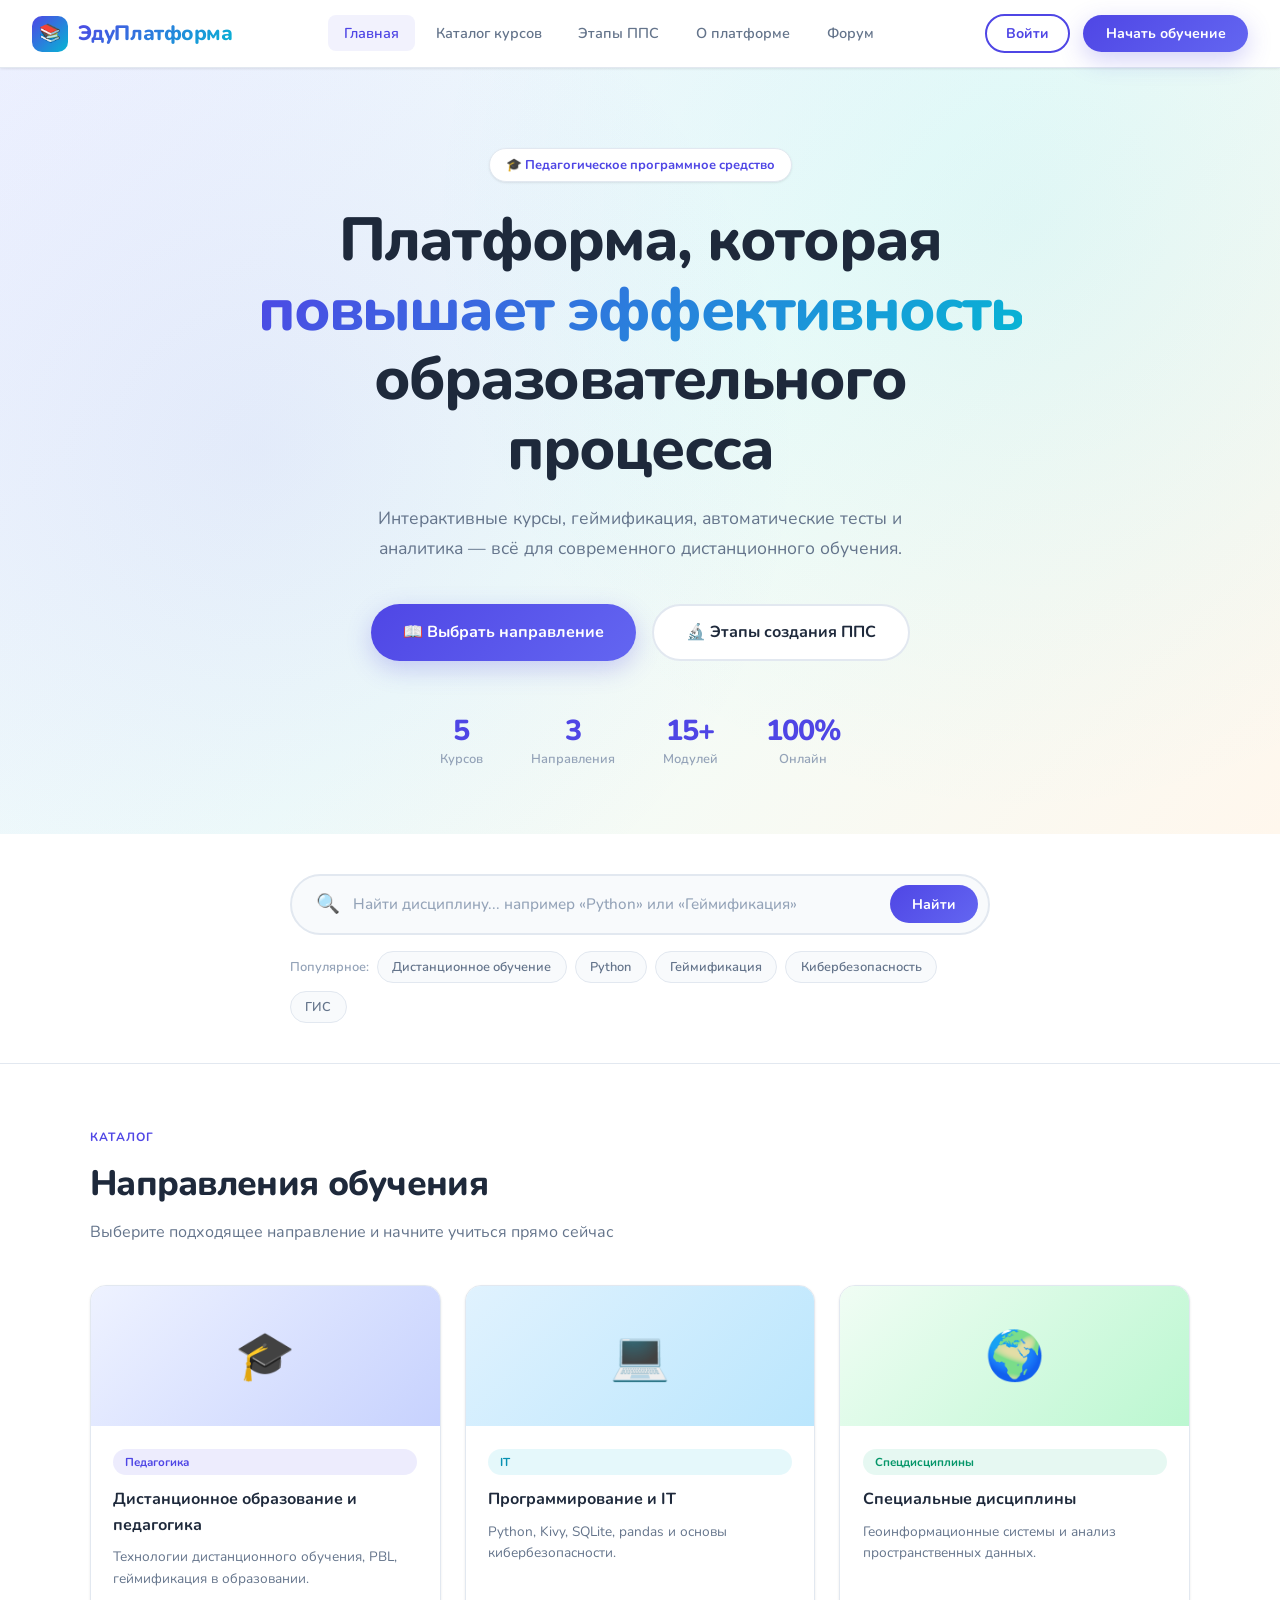
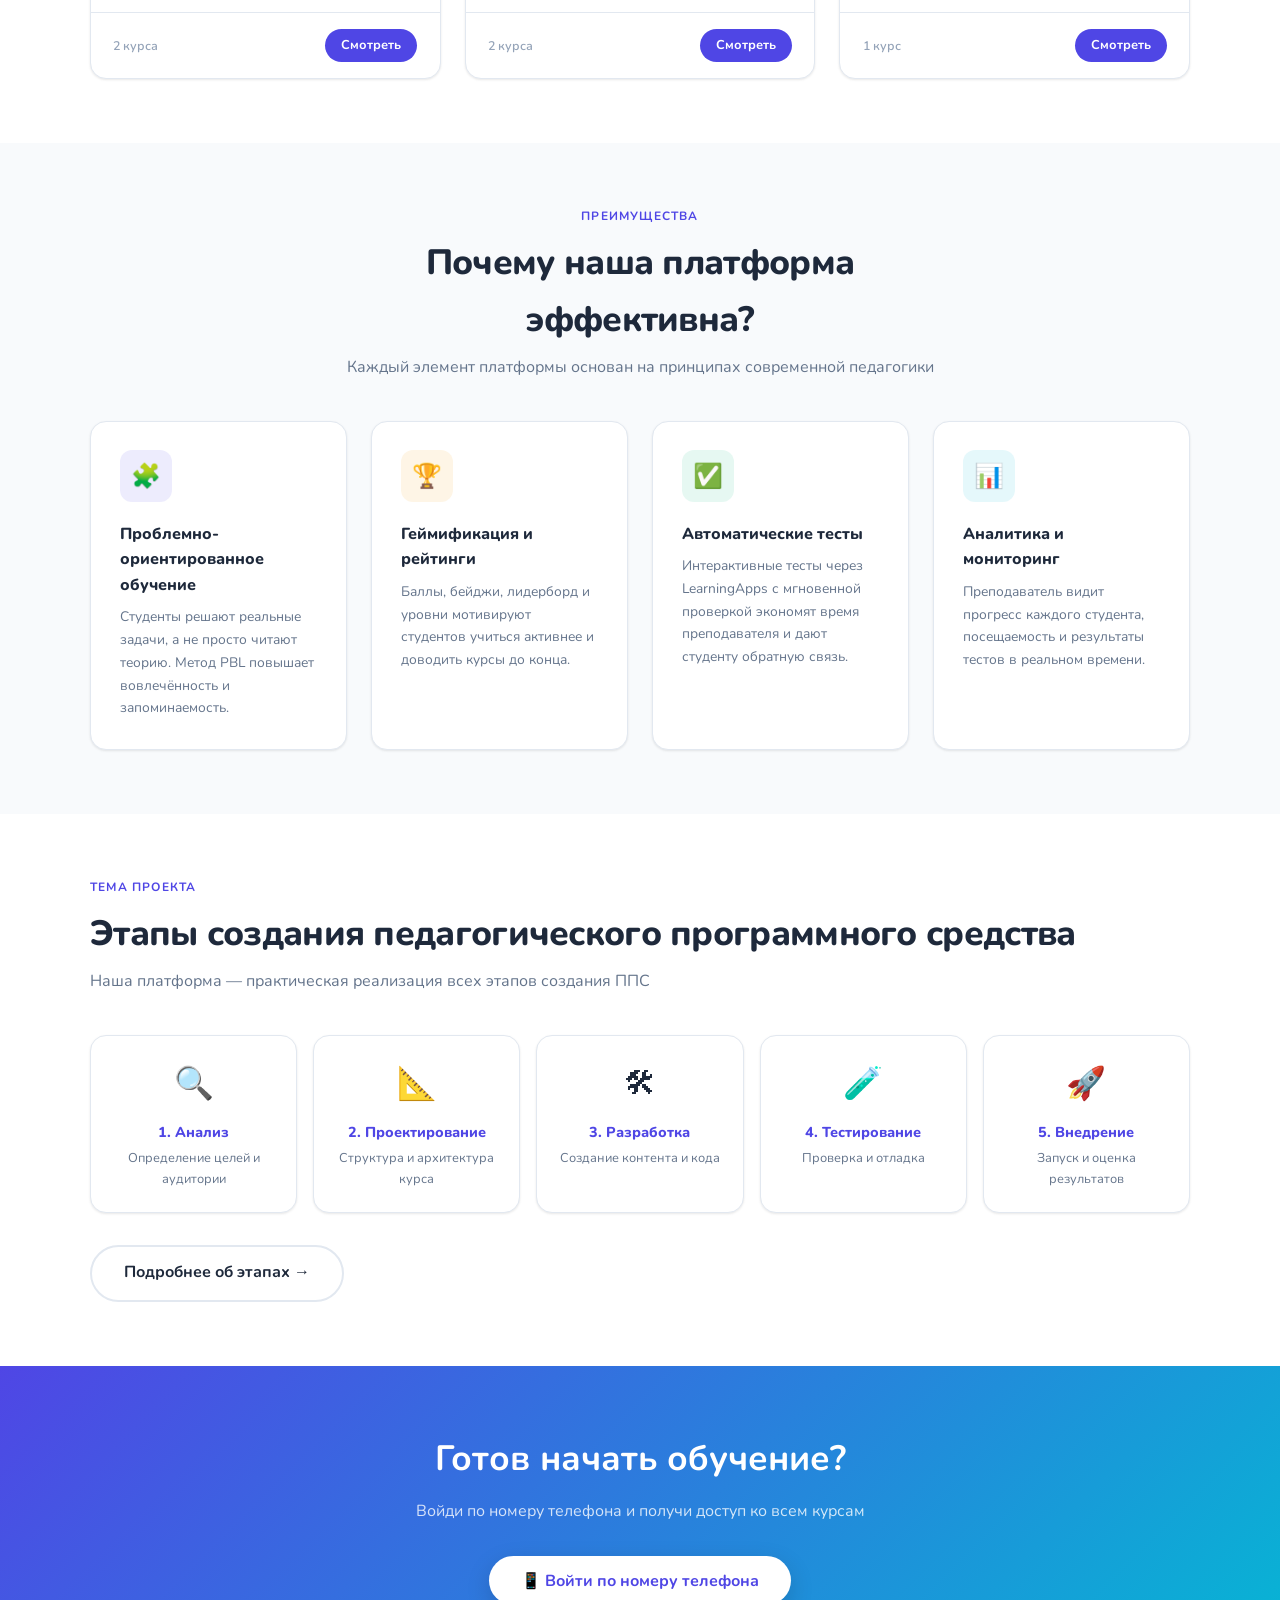
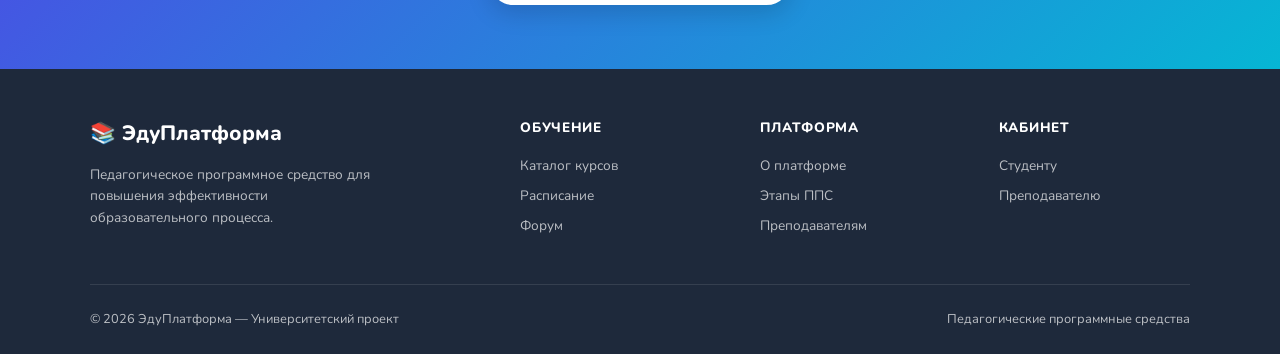
<file: index.html>
<!DOCTYPE html>
<html lang="ru">
<head>
  <meta charset="UTF-8" />
  <meta name="viewport" content="width=device-width, initial-scale=1.0" />
  <title>ЭдуПлатформа — Педагогические программные средства</title>
  <link rel="stylesheet" href="style.css" />
</head>
<body>

<!-- ═══════════════════════════════
     НАВБАР
═══════════════════════════════ -->
<nav class="navbar">
  <a href="index.html" class="nav-logo">
    <div class="logo-icon">📚</div>
    <span>ЭдуПлатформа</span>
  </a>

  <ul class="nav-links">
    <li><a href="index.html" class="active">Главная</a></li>
    <li><a href="catalog.html">Каталог курсов</a></li>
    <li><a href="stages.html">Этапы ППС</a></li>
    <li><a href="about.html">О платформе</a></li>
    <li><a href="forum.html">Форум</a></li>
  </ul>

  <div class="nav-actions">
    <button class="btn-login" onclick="openModal('login')">Войти</button>
    <button class="btn-primary" onclick="openModal('login')">Начать обучение</button>
  </div>
</nav>

<!-- ═══════════════════════════════
     HERO
═══════════════════════════════ -->
<section class="hero">
  <span class="hero-badge">🎓 Педагогическое программное средство</span>

  <h1>
    Платформа, которая<br>
    <span class="highlight">повышает эффективность</span><br>
    образовательного процесса
  </h1>

  <p>
    Интерактивные курсы, геймификация, автоматические тесты и аналитика —
    всё для современного дистанционного обучения.
  </p>

  <div class="hero-actions">
    <a href="catalog.html" class="btn-hero">📖 Выбрать направление</a>
    <a href="stages.html" class="btn-hero-outline">🔬 Этапы создания ППС</a>
  </div>

  <div class="hero-stats">
    <div class="hero-stat">
      <div class="num">5</div>
      <div class="label">Курсов</div>
    </div>
    <div class="hero-stat">
      <div class="num">3</div>
      <div class="label">Направления</div>
    </div>
    <div class="hero-stat">
      <div class="num">15+</div>
      <div class="label">Модулей</div>
    </div>
    <div class="hero-stat">
      <div class="num">100%</div>
      <div class="label">Онлайн</div>
    </div>
  </div>
</section>

<!-- ═══════════════════════════════
     УМНЫЙ ПОИСК
═══════════════════════════════ -->
<div class="search-section">
  <div class="search-wrap">
    <div class="search-box">
      <span style="font-size:1.2rem;">🔍</span>
      <input
        type="text"
        id="searchInput"
        placeholder="Найти дисциплину... например «Python» или «Геймификация»"
      />
      <button class="search-btn" onclick="doSearch()">Найти</button>
    </div>
    <div class="search-tags">
      <span class="search-tag-label">Популярное:</span>
      <span class="tag" onclick="searchTag('Дистанционное обучение')">Дистанционное обучение</span>
      <span class="tag" onclick="searchTag('Python')">Python</span>
      <span class="tag" onclick="searchTag('Геймификация')">Геймификация</span>
      <span class="tag" onclick="searchTag('Кибербезопасность')">Кибербезопасность</span>
      <span class="tag" onclick="searchTag('ГИС')">ГИС</span>
    </div>
  </div>
</div>

<!-- ═══════════════════════════════
     РЕЗУЛЬТАТЫ ПОИСКА (скрыто)
═══════════════════════════════ -->
<div id="searchResults" style="display:none;" class="section section-soft">
  <div class="container">
    <div class="section-header">
      <div class="section-label">Результаты поиска</div>
      <h2 id="searchTitle">Найдено курсов</h2>
    </div>
    <div class="courses-grid" id="searchGrid"></div>
    <div style="margin-top:1.5rem;">
      <button class="filter-btn" onclick="clearSearch()">✕ Сбросить поиск</button>
    </div>
  </div>
</div>

<!-- ═══════════════════════════════
     НАПРАВЛЕНИЯ
═══════════════════════════════ -->
<section class="section">
  <div class="container">
    <div class="section-header">
      <div class="section-label">Каталог</div>
      <h2>Направления обучения</h2>
      <p>Выберите подходящее направление и начните учиться прямо сейчас</p>
    </div>

    <div style="display:grid; grid-template-columns: repeat(auto-fit, minmax(300px,1fr)); gap:1.5rem;">

      <a href="catalog.html?section=pedagogy" class="course-card" style="text-decoration:none;">
        <div class="course-card-header" style="background: linear-gradient(135deg,#EEF2FF,#C7D2FE);">
          🎓
        </div>
        <div class="course-card-body">
          <span class="course-section-badge badge-blue">Педагогика</span>
          <h3>Дистанционное образование и педагогика</h3>
          <p>Технологии дистанционного обучения, PBL, геймификация в образовании.</p>
        </div>
        <div class="course-card-footer">
          <span class="course-meta">2 курса</span>
          <span class="btn-card">Смотреть</span>
        </div>
      </a>

      <a href="catalog.html?section=it" class="course-card" style="text-decoration:none;">
        <div class="course-card-header" style="background: linear-gradient(135deg,#E0F2FE,#BAE6FD);">
          💻
        </div>
        <div class="course-card-body">
          <span class="course-section-badge badge-cyan">IT</span>
          <h3>Программирование и IT</h3>
          <p>Python, Kivy, SQLite, pandas и основы кибербезопасности.</p>
        </div>
        <div class="course-card-footer">
          <span class="course-meta">2 курса</span>
          <span class="btn-card">Смотреть</span>
        </div>
      </a>

      <a href="catalog.html?section=special" class="course-card" style="text-decoration:none;">
        <div class="course-card-header" style="background: linear-gradient(135deg,#F0FDF4,#BBF7D0);">
          🌍
        </div>
        <div class="course-card-body">
          <span class="course-section-badge badge-green">Спецдисциплины</span>
          <h3>Специальные дисциплины</h3>
          <p>Геоинформационные системы и анализ пространственных данных.</p>
        </div>
        <div class="course-card-footer">
          <span class="course-meta">1 курс</span>
          <span class="btn-card">Смотреть</span>
        </div>
      </a>

    </div>
  </div>
</section>

<!-- ═══════════════════════════════
     ПОЧЕМУ МЫ
═══════════════════════════════ -->
<section class="section section-soft">
  <div class="container">
    <div class="section-header text-center" style="max-width:600px; margin-left:auto; margin-right:auto; margin-bottom:2.5rem;">
      <div class="section-label">Преимущества</div>
      <h2>Почему наша платформа эффективна?</h2>
      <p>Каждый элемент платформы основан на принципах современной педагогики</p>
    </div>

    <div class="features-grid">

      <div class="feature-card">
        <div class="feature-icon" style="background:rgba(79,70,229,0.1);">🧩</div>
        <h3>Проблемно-ориентированное обучение</h3>
        <p>Студенты решают реальные задачи, а не просто читают теорию. Метод PBL повышает вовлечённость и запоминаемость.</p>
      </div>

      <div class="feature-card">
        <div class="feature-icon" style="background:rgba(245,158,11,0.1);">🏆</div>
        <h3>Геймификация и рейтинги</h3>
        <p>Баллы, бейджи, лидерборд и уровни мотивируют студентов учиться активнее и доводить курсы до конца.</p>
      </div>

      <div class="feature-card">
        <div class="feature-icon" style="background:rgba(16,185,129,0.1);">✅</div>
        <h3>Автоматические тесты</h3>
        <p>Интерактивные тесты через LearningApps с мгновенной проверкой экономят время преподавателя и дают студенту обратную связь.</p>
      </div>

      <div class="feature-card">
        <div class="feature-icon" style="background:rgba(6,182,212,0.1);">📊</div>
        <h3>Аналитика и мониторинг</h3>
        <p>Преподаватель видит прогресс каждого студента, посещаемость и результаты тестов в реальном времени.</p>
      </div>

    </div>
  </div>
</section>

<!-- ═══════════════════════════════
     ЭТАПЫ ППС (ПРЕВЬЮ)
═══════════════════════════════ -->
<section class="section">
  <div class="container">
    <div class="section-header">
      <div class="section-label">Тема проекта</div>
      <h2>Этапы создания педагогического программного средства</h2>
      <p>Наша платформа — практическая реализация всех этапов создания ППС</p>
    </div>

    <div style="display:grid; grid-template-columns: repeat(auto-fit, minmax(200px,1fr)); gap:1rem; margin-bottom:2rem;">
      <div style="background:white; border:1px solid var(--border); border-radius:var(--radius-lg); padding:1.4rem; text-align:center; box-shadow:var(--shadow-sm);">
        <div style="font-size:2rem; margin-bottom:0.7rem;">🔍</div>
        <div style="font-weight:800; font-size:0.9rem; margin-bottom:0.3rem; color:var(--primary);">1. Анализ</div>
        <div style="font-size:0.8rem; color:var(--text-secondary);">Определение целей и аудитории</div>
      </div>
      <div style="background:white; border:1px solid var(--border); border-radius:var(--radius-lg); padding:1.4rem; text-align:center; box-shadow:var(--shadow-sm);">
        <div style="font-size:2rem; margin-bottom:0.7rem;">📐</div>
        <div style="font-weight:800; font-size:0.9rem; margin-bottom:0.3rem; color:var(--primary);">2. Проектирование</div>
        <div style="font-size:0.8rem; color:var(--text-secondary);">Структура и архитектура курса</div>
      </div>
      <div style="background:white; border:1px solid var(--border); border-radius:var(--radius-lg); padding:1.4rem; text-align:center; box-shadow:var(--shadow-sm);">
        <div style="font-size:2rem; margin-bottom:0.7rem;">🛠</div>
        <div style="font-weight:800; font-size:0.9rem; margin-bottom:0.3rem; color:var(--primary);">3. Разработка</div>
        <div style="font-size:0.8rem; color:var(--text-secondary);">Создание контента и кода</div>
      </div>
      <div style="background:white; border:1px solid var(--border); border-radius:var(--radius-lg); padding:1.4rem; text-align:center; box-shadow:var(--shadow-sm);">
        <div style="font-size:2rem; margin-bottom:0.7rem;">🧪</div>
        <div style="font-weight:800; font-size:0.9rem; margin-bottom:0.3rem; color:var(--primary);">4. Тестирование</div>
        <div style="font-size:0.8rem; color:var(--text-secondary);">Проверка и отладка</div>
      </div>
      <div style="background:white; border:1px solid var(--border); border-radius:var(--radius-lg); padding:1.4rem; text-align:center; box-shadow:var(--shadow-sm);">
        <div style="font-size:2rem; margin-bottom:0.7rem;">🚀</div>
        <div style="font-weight:800; font-size:0.9rem; margin-bottom:0.3rem; color:var(--primary);">5. Внедрение</div>
        <div style="font-size:0.8rem; color:var(--text-secondary);">Запуск и оценка результатов</div>
      </div>
    </div>

    <a href="stages.html" class="btn-hero-outline" style="display:inline-flex;">Подробнее об этапах →</a>
  </div>
</section>

<!-- ═══════════════════════════════
     CTA
═══════════════════════════════ -->
<section class="section" style="background: linear-gradient(135deg, #4F46E5, #06B6D4); text-align:center;">
  <div class="container">
    <h2 style="color:white; font-size:clamp(1.5rem,3vw,2.2rem); margin-bottom:0.8rem;">Готов начать обучение?</h2>
    <p style="color:rgba(255,255,255,0.8); margin-bottom:2rem; font-size:1rem;">Войди по номеру телефона и получи доступ ко всем курсам</p>
    <button class="btn-hero" style="background:white; color:var(--primary); box-shadow:0 8px 25px rgba(0,0,0,0.15);" onclick="openModal('login')">
      📱 Войти по номеру телефона
    </button>
  </div>
</section>

<!-- ═══════════════════════════════
     ФУТЕР
═══════════════════════════════ -->
<footer>
  <div class="footer-inner">
    <div>
      <div class="footer-logo">📚 ЭдуПлатформа</div>
      <p style="font-size:0.85rem; line-height:1.6; max-width:280px;">
        Педагогическое программное средство для повышения эффективности образовательного процесса.
      </p>
    </div>
    <div class="footer-col">
      <h4>Обучение</h4>
      <a href="catalog.html">Каталог курсов</a>
      <a href="schedule.html">Расписание</a>
      <a href="forum.html">Форум</a>
    </div>
    <div class="footer-col">
      <h4>Платформа</h4>
      <a href="about.html">О платформе</a>
      <a href="stages.html">Этапы ППС</a>
      <a href="teacher.html">Преподавателям</a>
    </div>
    <div class="footer-col">
      <h4>Кабинет</h4>
      <a href="student.html">Студенту</a>
      <a href="teacher.html">Преподавателю</a>
    </div>
  </div>
  <div class="footer-bottom">
    <span>© 2026 ЭдуПлатформа — Университетский проект</span>
    <span>Педагогические программные средства</span>
  </div>
</footer>

<!-- ═══════════════════════════════
     МОДАЛЬНОЕ ОКНО ВХОДА
═══════════════════════════════ -->
<div class="modal-overlay" id="modalOverlay" onclick="closeModalOutside(event)">
  <div class="modal">

    <!-- ШАГ 1: Ввод телефона -->
    <div id="stepPhone">
      <h2>👋 Добро пожаловать!</h2>
      <p>Введите номер телефона для входа или регистрации</p>

      <div class="form-group">
        <label class="form-label">Номер телефона</label>
        <div class="phone-input-wrap">
          <span class="phone-prefix">🇺🇿 +998</span>
          <input type="tel" id="phoneInput" placeholder="90 123 45 67" maxlength="12" />
        </div>
      </div>

      <div class="form-group">
        <label class="form-label">Я вхожу как</label>
        <select class="form-input" id="roleSelect">
          <option value="student">👨‍🎓 Студент</option>
          <option value="teacher">👨‍🏫 Преподаватель</option>
        </select>
      </div>

      <button class="btn-full" onclick="sendOTP()">Получить SMS-код →</button>
      <p style="font-size:0.78rem; color:var(--text-muted); text-align:center; margin-top:1rem;">
        Мы отправим 4-значный код подтверждения
      </p>
    </div>

    <!-- ШАГ 2: Ввод OTP -->
    <div id="stepOTP" style="display:none;">
      <h2>📱 Введите код</h2>
      <p id="otpDesc">Код отправлен на номер +998 90 *** ** **</p>

      <div class="otp-inputs">
        <input class="otp-input" type="text" maxlength="1" id="otp1" oninput="otpNext(this,'otp2')" />
        <input class="otp-input" type="text" maxlength="1" id="otp2" oninput="otpNext(this,'otp3')" />
        <input class="otp-input" type="text" maxlength="1" id="otp3" oninput="otpNext(this,'otp4')" />
        <input class="otp-input" type="text" maxlength="1" id="otp4" oninput="otpNext(this,null)" />
      </div>

      <button class="btn-full" onclick="verifyOTP()">Войти ✓</button>
      <p style="font-size:0.78rem; color:var(--text-muted); text-align:center; margin-top:1rem;">
        Не получили? <a href="#" style="color:var(--primary); font-weight:700;" onclick="resendOTP()">Отправить снова</a>
      </p>
      <button onclick="backToPhone()" style="width:100%; margin-top:0.5rem; color:var(--text-secondary); font-size:0.85rem; font-weight:600;">← Изменить номер</button>
    </div>

  </div>
</div>

<script src="script.js"></script>
</body>
</html>
</file>
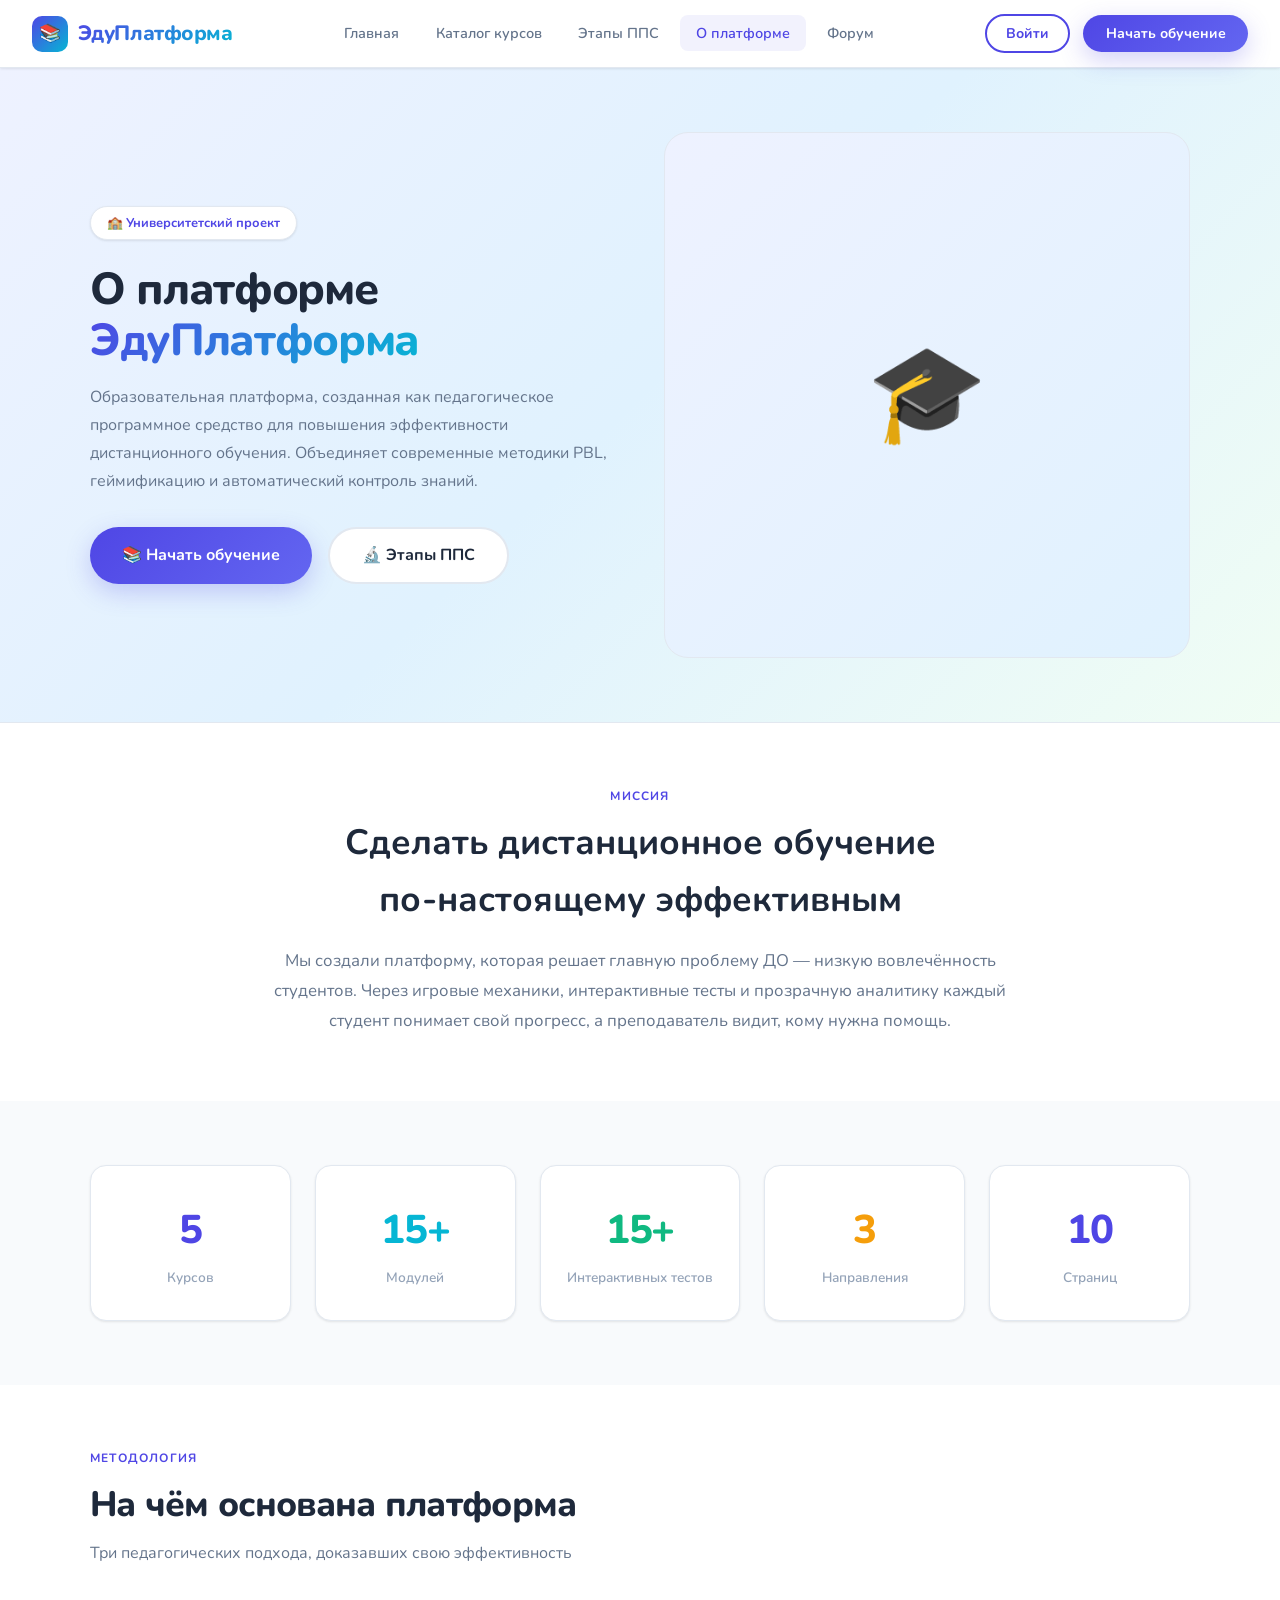
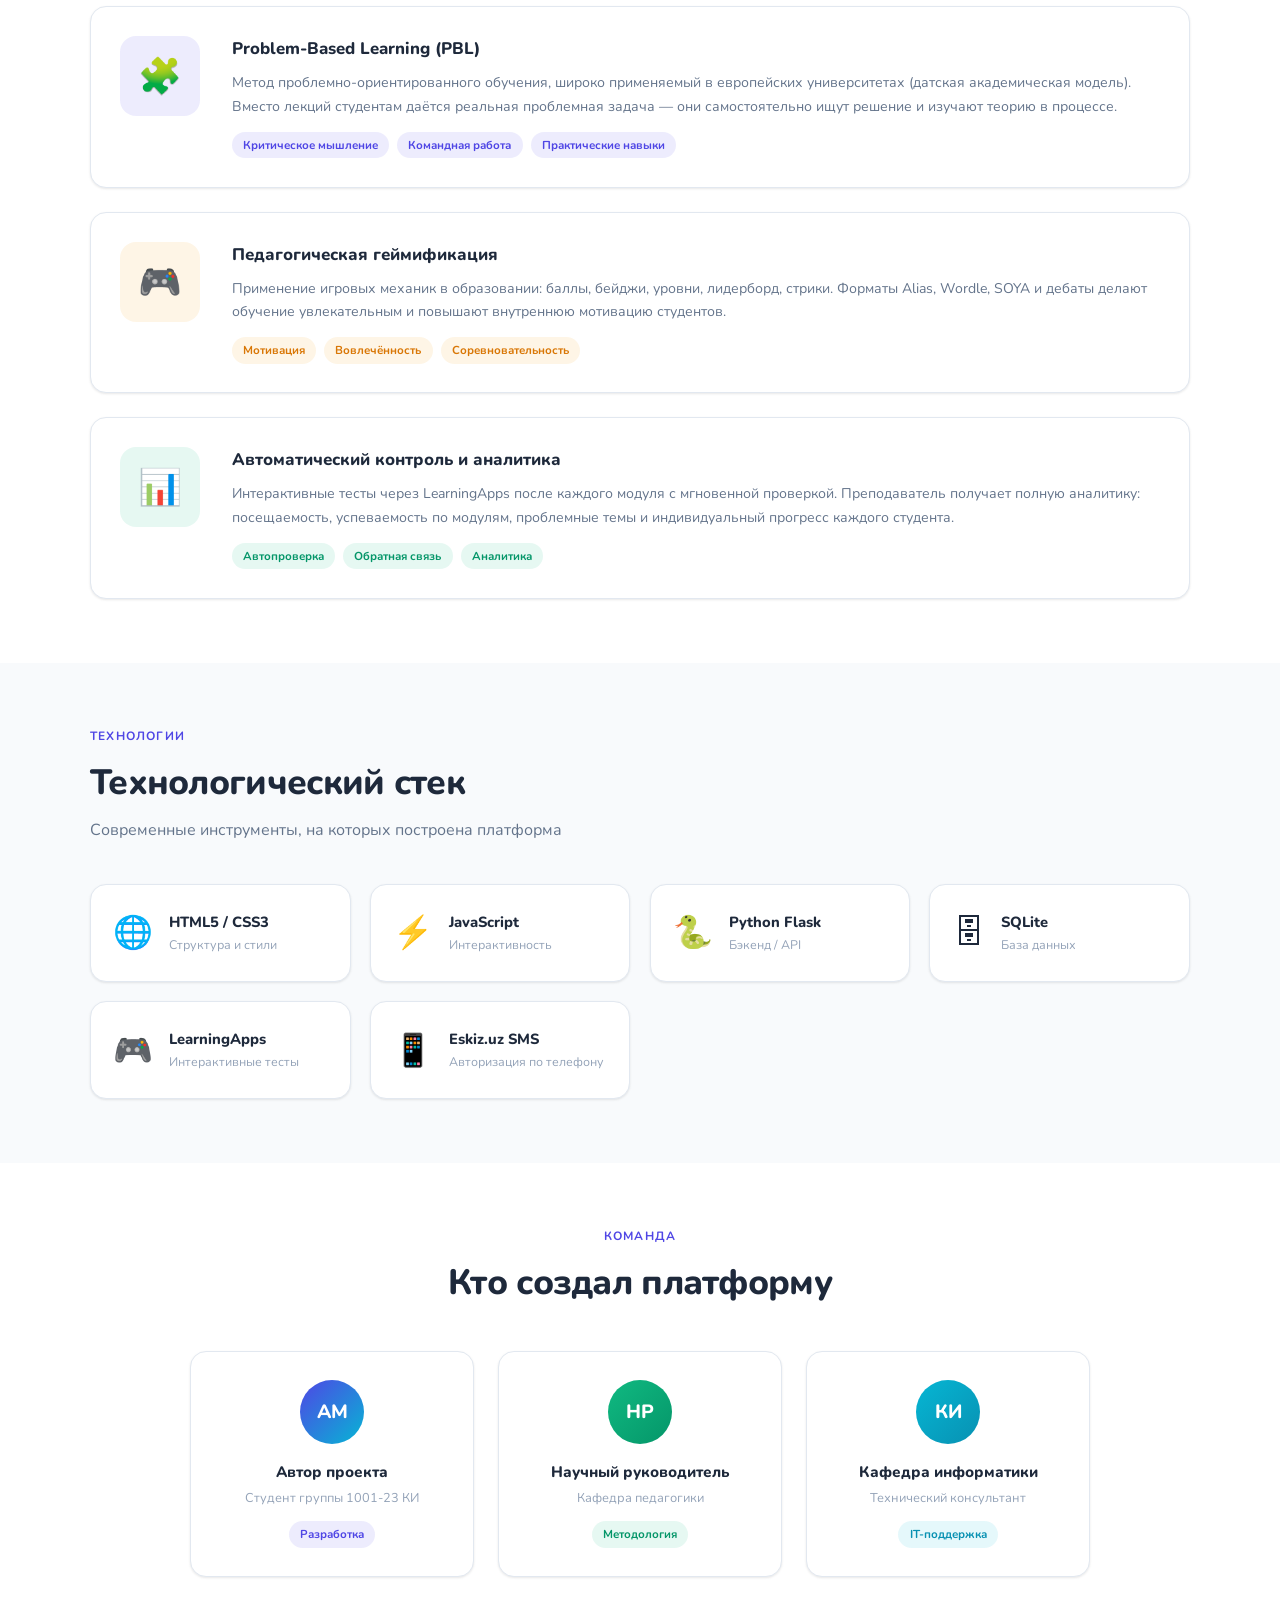
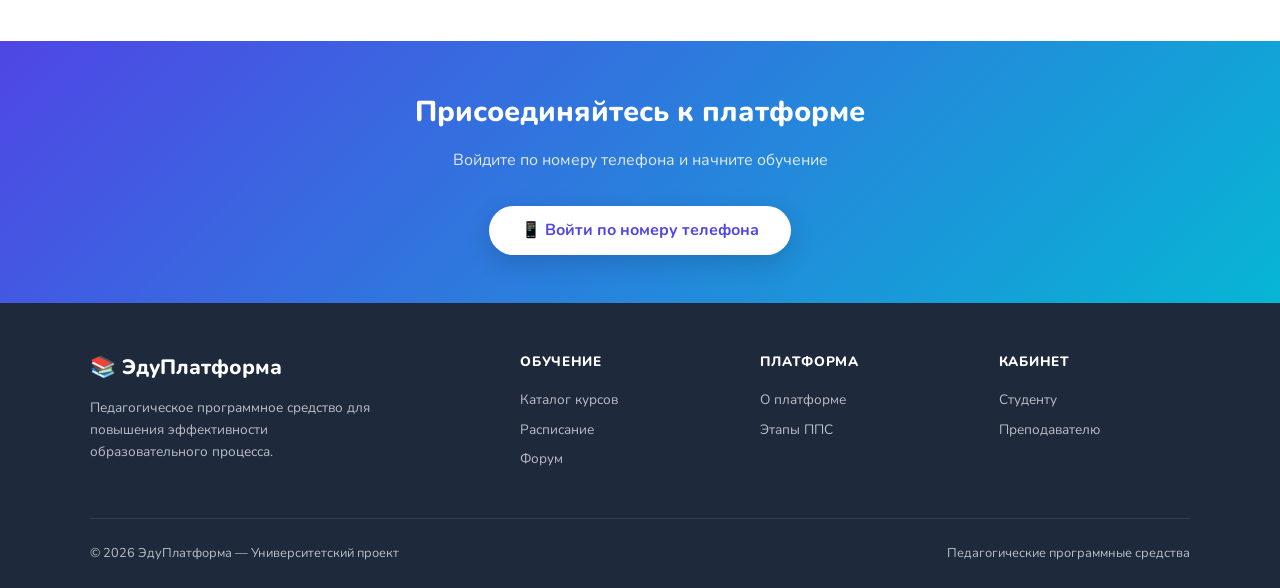
<file: about.html>
<!DOCTYPE html>
<html lang="ru">
<head>
  <meta charset="UTF-8" />
  <meta name="viewport" content="width=device-width, initial-scale=1.0" />
  <title>О платформе — ЭдуПлатформа</title>
  <link rel="stylesheet" href="style.css" />
</head>
<body>

<!-- НАВБАР -->
<nav class="navbar">
  <a href="index.html" class="nav-logo">
    <div class="logo-icon">📚</div>
    <span>ЭдуПлатформа</span>
  </a>
  <ul class="nav-links">
    <li><a href="index.html">Главная</a></li>
    <li><a href="catalog.html">Каталог курсов</a></li>
    <li><a href="stages.html">Этапы ППС</a></li>
    <li><a href="about.html" class="active">О платформе</a></li>
    <li><a href="forum.html">Форум</a></li>
  </ul>
  <div class="nav-actions">
    <button class="btn-login" onclick="openModal()">Войти</button>
    <button class="btn-primary" onclick="openModal()">Начать обучение</button>
  </div>
</nav>

<!-- HERO -->
<section style="background:linear-gradient(135deg,#EEF2FF,#E0F2FE,#F0FDF4);padding:4rem 2rem;border-bottom:1px solid var(--border);">
  <div class="container">
    <div style="display:grid;grid-template-columns:1fr 1fr;gap:3rem;align-items:center;">
      <div>
        <div class="hero-badge" style="animation:none;display:inline-flex;">🏫 Университетский проект</div>
        <h1 style="font-size:clamp(1.8rem,3.5vw,2.8rem);font-weight:800;letter-spacing:-0.03em;margin-bottom:1rem;line-height:1.15;">
          О платформе<br>
          <span style="background:linear-gradient(135deg,var(--primary),var(--secondary));-webkit-background-clip:text;-webkit-text-fill-color:transparent;">ЭдуПлатформа</span>
        </h1>
        <p style="font-size:1rem;color:var(--text-secondary);line-height:1.75;margin-bottom:2rem;">
          Образовательная платформа, созданная как педагогическое программное средство
          для повышения эффективности дистанционного обучения. Объединяет современные
          методики PBL, геймификацию и автоматический контроль знаний.
        </p>
        <div style="display:flex;gap:1rem;flex-wrap:wrap;">
          <a href="catalog.html" class="btn-hero">📚 Начать обучение</a>
          <a href="stages.html" class="btn-hero-outline">🔬 Этапы ППС</a>
        </div>
      </div>
      <div style="background:linear-gradient(135deg,#EEF2FF,#E0F2FE);border-radius:var(--radius-xl);aspect-ratio:1;display:flex;align-items:center;justify-content:center;font-size:6rem;border:1px solid var(--border);">
        🎓
      </div>
    </div>
  </div>
</section>

<!-- МИССИЯ -->
<section class="section">
  <div class="container">
    <div style="max-width:780px;margin:0 auto;text-align:center;">
      <div class="section-label">Миссия</div>
      <h2 style="font-size:clamp(1.5rem,3vw,2.2rem);margin-bottom:1.2rem;">Сделать дистанционное обучение<br>по-настоящему эффективным</h2>
      <p style="font-size:1.05rem;color:var(--text-secondary);line-height:1.8;">
        Мы создали платформу, которая решает главную проблему ДО — низкую вовлечённость студентов.
        Через игровые механики, интерактивные тесты и прозрачную аналитику каждый студент
        понимает свой прогресс, а преподаватель видит, кому нужна помощь.
      </p>
    </div>
  </div>
</section>

<!-- ЦИФРЫ -->
<section class="section section-soft">
  <div class="container">
    <div style="display:grid;grid-template-columns:repeat(auto-fit,minmax(180px,1fr));gap:1.5rem;text-align:center;">
      <div style="background:white;border:1px solid var(--border);border-radius:var(--radius-lg);padding:2rem 1rem;box-shadow:var(--shadow-sm);">
        <div style="font-size:2.5rem;font-weight:800;color:var(--primary);letter-spacing:-0.03em;">5</div>
        <div style="font-size:0.85rem;color:var(--text-muted);font-weight:600;margin-top:0.3rem;">Курсов</div>
      </div>
      <div style="background:white;border:1px solid var(--border);border-radius:var(--radius-lg);padding:2rem 1rem;box-shadow:var(--shadow-sm);">
        <div style="font-size:2.5rem;font-weight:800;color:var(--secondary);letter-spacing:-0.03em;">15+</div>
        <div style="font-size:0.85rem;color:var(--text-muted);font-weight:600;margin-top:0.3rem;">Модулей</div>
      </div>
      <div style="background:white;border:1px solid var(--border);border-radius:var(--radius-lg);padding:2rem 1rem;box-shadow:var(--shadow-sm);">
        <div style="font-size:2.5rem;font-weight:800;color:var(--success);letter-spacing:-0.03em;">15+</div>
        <div style="font-size:0.85rem;color:var(--text-muted);font-weight:600;margin-top:0.3rem;">Интерактивных тестов</div>
      </div>
      <div style="background:white;border:1px solid var(--border);border-radius:var(--radius-lg);padding:2rem 1rem;box-shadow:var(--shadow-sm);">
        <div style="font-size:2.5rem;font-weight:800;color:var(--warning);letter-spacing:-0.03em;">3</div>
        <div style="font-size:0.85rem;color:var(--text-muted);font-weight:600;margin-top:0.3rem;">Направления</div>
      </div>
      <div style="background:white;border:1px solid var(--border);border-radius:var(--radius-lg);padding:2rem 1rem;box-shadow:var(--shadow-sm);">
        <div style="font-size:2.5rem;font-weight:800;color:var(--primary);letter-spacing:-0.03em;">10</div>
        <div style="font-size:0.85rem;color:var(--text-muted);font-weight:600;margin-top:0.3rem;">Страниц</div>
      </div>
    </div>
  </div>
</section>

<!-- МЕТОДОЛОГИЯ -->
<section class="section">
  <div class="container">
    <div class="section-header">
      <div class="section-label">Методология</div>
      <h2>На чём основана платформа</h2>
      <p class="section-sub">Три педагогических подхода, доказавших свою эффективность</p>
    </div>

    <div style="display:flex;flex-direction:column;gap:1.5rem;">

      <div style="display:grid;grid-template-columns:80px 1fr;gap:2rem;align-items:start;background:white;border:1px solid var(--border);border-radius:var(--radius-lg);padding:1.8rem;box-shadow:var(--shadow-sm);">
        <div style="width:80px;height:80px;border-radius:var(--radius-lg);background:rgba(79,70,229,0.1);display:flex;align-items:center;justify-content:center;font-size:2.2rem;">🧩</div>
        <div>
          <h3 style="font-size:1.05rem;font-weight:800;margin-bottom:0.5rem;">Problem-Based Learning (PBL)</h3>
          <p style="font-size:0.88rem;color:var(--text-secondary);line-height:1.7;margin-bottom:0.8rem;">
            Метод проблемно-ориентированного обучения, широко применяемый в европейских университетах (датская академическая модель).
            Вместо лекций студентам даётся реальная проблемная задача — они самостоятельно ищут решение и изучают теорию в процессе.
          </p>
          <div style="display:flex;gap:0.5rem;flex-wrap:wrap;">
            <span class="badge-pill badge-blue">Критическое мышление</span>
            <span class="badge-pill badge-blue">Командная работа</span>
            <span class="badge-pill badge-blue">Практические навыки</span>
          </div>
        </div>
      </div>

      <div style="display:grid;grid-template-columns:80px 1fr;gap:2rem;align-items:start;background:white;border:1px solid var(--border);border-radius:var(--radius-lg);padding:1.8rem;box-shadow:var(--shadow-sm);">
        <div style="width:80px;height:80px;border-radius:var(--radius-lg);background:rgba(245,158,11,0.1);display:flex;align-items:center;justify-content:center;font-size:2.2rem;">🎮</div>
        <div>
          <h3 style="font-size:1.05rem;font-weight:800;margin-bottom:0.5rem;">Педагогическая геймификация</h3>
          <p style="font-size:0.88rem;color:var(--text-secondary);line-height:1.7;margin-bottom:0.8rem;">
            Применение игровых механик в образовании: баллы, бейджи, уровни, лидерборд, стрики.
            Форматы Alias, Wordle, SOYA и дебаты делают обучение увлекательным и повышают
            внутреннюю мотивацию студентов.
          </p>
          <div style="display:flex;gap:0.5rem;flex-wrap:wrap;">
            <span class="badge-pill badge-amber">Мотивация</span>
            <span class="badge-pill badge-amber">Вовлечённость</span>
            <span class="badge-pill badge-amber">Соревновательность</span>
          </div>
        </div>
      </div>

      <div style="display:grid;grid-template-columns:80px 1fr;gap:2rem;align-items:start;background:white;border:1px solid var(--border);border-radius:var(--radius-lg);padding:1.8rem;box-shadow:var(--shadow-sm);">
        <div style="width:80px;height:80px;border-radius:var(--radius-lg);background:rgba(16,185,129,0.1);display:flex;align-items:center;justify-content:center;font-size:2.2rem;">📊</div>
        <div>
          <h3 style="font-size:1.05rem;font-weight:800;margin-bottom:0.5rem;">Автоматический контроль и аналитика</h3>
          <p style="font-size:0.88rem;color:var(--text-secondary);line-height:1.7;margin-bottom:0.8rem;">
            Интерактивные тесты через LearningApps после каждого модуля с мгновенной проверкой.
            Преподаватель получает полную аналитику: посещаемость, успеваемость по модулям,
            проблемные темы и индивидуальный прогресс каждого студента.
          </p>
          <div style="display:flex;gap:0.5rem;flex-wrap:wrap;">
            <span class="badge-pill badge-green">Автопроверка</span>
            <span class="badge-pill badge-green">Обратная связь</span>
            <span class="badge-pill badge-green">Аналитика</span>
          </div>
        </div>
      </div>

    </div>
  </div>
</section>

<!-- ТЕХНОЛОГИИ -->
<section class="section section-soft">
  <div class="container">
    <div class="section-header">
      <div class="section-label">Технологии</div>
      <h2>Технологический стек</h2>
      <p class="section-sub">Современные инструменты, на которых построена платформа</p>
    </div>

    <div style="display:grid;grid-template-columns:repeat(auto-fit,minmax(220px,1fr));gap:1.2rem;">
      <div style="background:white;border:1px solid var(--border);border-radius:var(--radius-lg);padding:1.4rem;box-shadow:var(--shadow-sm);display:flex;align-items:center;gap:1rem;">
        <div style="font-size:2rem;flex-shrink:0;">🌐</div>
        <div>
          <div style="font-weight:800;font-size:0.92rem;">HTML5 / CSS3</div>
          <div style="font-size:0.78rem;color:var(--text-muted);">Структура и стили</div>
        </div>
      </div>
      <div style="background:white;border:1px solid var(--border);border-radius:var(--radius-lg);padding:1.4rem;box-shadow:var(--shadow-sm);display:flex;align-items:center;gap:1rem;">
        <div style="font-size:2rem;flex-shrink:0;">⚡</div>
        <div>
          <div style="font-weight:800;font-size:0.92rem;">JavaScript</div>
          <div style="font-size:0.78rem;color:var(--text-muted);">Интерактивность</div>
        </div>
      </div>
      <div style="background:white;border:1px solid var(--border);border-radius:var(--radius-lg);padding:1.4rem;box-shadow:var(--shadow-sm);display:flex;align-items:center;gap:1rem;">
        <div style="font-size:2rem;flex-shrink:0;">🐍</div>
        <div>
          <div style="font-weight:800;font-size:0.92rem;">Python Flask</div>
          <div style="font-size:0.78rem;color:var(--text-muted);">Бэкенд / API</div>
        </div>
      </div>
      <div style="background:white;border:1px solid var(--border);border-radius:var(--radius-lg);padding:1.4rem;box-shadow:var(--shadow-sm);display:flex;align-items:center;gap:1rem;">
        <div style="font-size:2rem;flex-shrink:0;">🗄</div>
        <div>
          <div style="font-weight:800;font-size:0.92rem;">SQLite</div>
          <div style="font-size:0.78rem;color:var(--text-muted);">База данных</div>
        </div>
      </div>
      <div style="background:white;border:1px solid var(--border);border-radius:var(--radius-lg);padding:1.4rem;box-shadow:var(--shadow-sm);display:flex;align-items:center;gap:1rem;">
        <div style="font-size:2rem;flex-shrink:0;">🎮</div>
        <div>
          <div style="font-weight:800;font-size:0.92rem;">LearningApps</div>
          <div style="font-size:0.78rem;color:var(--text-muted);">Интерактивные тесты</div>
        </div>
      </div>
      <div style="background:white;border:1px solid var(--border);border-radius:var(--radius-lg);padding:1.4rem;box-shadow:var(--shadow-sm);display:flex;align-items:center;gap:1rem;">
        <div style="font-size:2rem;flex-shrink:0;">📱</div>
        <div>
          <div style="font-weight:800;font-size:0.92rem;">Eskiz.uz SMS</div>
          <div style="font-size:0.78rem;color:var(--text-muted);">Авторизация по телефону</div>
        </div>
      </div>
    </div>
  </div>
</section>

<!-- КОМАНДА -->
<section class="section">
  <div class="container">
    <div class="section-header text-center" style="max-width:500px;margin-left:auto;margin-right:auto;margin-bottom:2.5rem;">
      <div class="section-label">Команда</div>
      <h2>Кто создал платформу</h2>
    </div>

    <div style="display:grid;grid-template-columns:repeat(auto-fit,minmax(220px,1fr));gap:1.5rem;max-width:900px;margin:0 auto;">
      <div style="background:white;border:1px solid var(--border);border-radius:var(--radius-lg);padding:1.8rem;text-align:center;box-shadow:var(--shadow-sm);">
        <div class="avatar" style="margin:0 auto 1rem;width:64px;height:64px;font-size:1.2rem;">АМ</div>
        <div style="font-weight:800;font-size:0.95rem;margin-bottom:0.2rem;">Автор проекта</div>
        <div style="font-size:0.8rem;color:var(--text-muted);">Студент группы 1001-23 КИ</div>
        <div style="margin-top:0.8rem;"><span class="badge-pill badge-blue">Разработка</span></div>
      </div>
      <div style="background:white;border:1px solid var(--border);border-radius:var(--radius-lg);padding:1.8rem;text-align:center;box-shadow:var(--shadow-sm);">
        <div class="avatar" style="margin:0 auto 1rem;width:64px;height:64px;font-size:1.2rem;background:linear-gradient(135deg,#10B981,#059669);">НР</div>
        <div style="font-weight:800;font-size:0.95rem;margin-bottom:0.2rem;">Научный руководитель</div>
        <div style="font-size:0.8rem;color:var(--text-muted);">Кафедра педагогики</div>
        <div style="margin-top:0.8rem;"><span class="badge-pill badge-green">Методология</span></div>
      </div>
      <div style="background:white;border:1px solid var(--border);border-radius:var(--radius-lg);padding:1.8rem;text-align:center;box-shadow:var(--shadow-sm);">
        <div class="avatar" style="margin:0 auto 1rem;width:64px;height:64px;font-size:1.2rem;background:linear-gradient(135deg,#06B6D4,#0891B2);">КИ</div>
        <div style="font-weight:800;font-size:0.95rem;margin-bottom:0.2rem;">Кафедра информатики</div>
        <div style="font-size:0.8rem;color:var(--text-muted);">Технический консультант</div>
        <div style="margin-top:0.8rem;"><span class="badge-pill badge-cyan">IT-поддержка</span></div>
      </div>
    </div>
  </div>
</section>

<!-- CTA -->
<section style="background:linear-gradient(135deg,#4F46E5,#06B6D4);padding:3rem 2rem;text-align:center;">
  <div class="container">
    <h2 style="color:white;font-size:1.8rem;font-weight:800;margin-bottom:0.8rem;">Присоединяйтесь к платформе</h2>
    <p style="color:rgba(255,255,255,0.85);margin-bottom:2rem;">Войдите по номеру телефона и начните обучение</p>
    <button class="btn-hero" style="background:white;color:var(--primary);box-shadow:0 8px 25px rgba(0,0,0,0.15);" onclick="openModal()">
      📱 Войти по номеру телефона
    </button>
  </div>
</section>

<!-- ФУТЕР -->
<footer>
  <div class="footer-inner">
    <div>
      <div class="footer-logo">📚 ЭдуПлатформа</div>
      <p style="font-size:0.85rem;line-height:1.6;max-width:280px;">Педагогическое программное средство для повышения эффективности образовательного процесса.</p>
    </div>
    <div class="footer-col">
      <h4>Обучение</h4>
      <a href="catalog.html">Каталог курсов</a>
      <a href="schedule.html">Расписание</a>
      <a href="forum.html">Форум</a>
    </div>
    <div class="footer-col">
      <h4>Платформа</h4>
      <a href="about.html">О платформе</a>
      <a href="stages.html">Этапы ППС</a>
    </div>
    <div class="footer-col">
      <h4>Кабинет</h4>
      <a href="student.html">Студенту</a>
      <a href="teacher.html">Преподавателю</a>
    </div>
  </div>
  <div class="footer-bottom">
    <span>© 2026 ЭдуПлатформа — Университетский проект</span>
    <span>Педагогические программные средства</span>
  </div>
</footer>

<!-- МОДАЛКА -->
<div class="modal-overlay" id="modalOverlay" onclick="closeModalOutside(event)">
  <div class="modal">
    <div id="stepPhone">
      <h2>👋 Добро пожаловать!</h2>
      <p>Войдите по номеру телефона</p>
      <div class="form-group">
        <label class="form-label">Номер телефона</label>
        <div class="phone-input-wrap">
          <span class="phone-prefix">🇺🇿 +998</span>
          <input type="tel" id="phoneInput" placeholder="90 123 45 67" maxlength="12" />
        </div>
      </div>
      <div class="form-group">
        <label class="form-label">Я вхожу как</label>
        <select class="form-input" id="roleSelect">
          <option value="student">👨‍🎓 Студент</option>
          <option value="teacher">👨‍🏫 Преподаватель</option>
        </select>
      </div>
      <button class="btn-full" onclick="sendOTP()">Получить SMS-код →</button>
    </div>
    <div id="stepOTP" style="display:none;">
      <h2>📱 Введите код</h2>
      <p id="otpDesc">Код отправлен на ваш номер</p>
      <div class="otp-inputs">
        <input class="otp-input" type="text" maxlength="1" id="otp1" oninput="otpNext(this,'otp2')" />
        <input class="otp-input" type="text" maxlength="1" id="otp2" oninput="otpNext(this,'otp3')" />
        <input class="otp-input" type="text" maxlength="1" id="otp3" oninput="otpNext(this,'otp4')" />
        <input class="otp-input" type="text" maxlength="1" id="otp4" oninput="otpNext(this,null)" />
      </div>
      <button class="btn-full" onclick="verifyOTP()">Войти ✓</button>
      <button onclick="backToPhone()" style="width:100%;margin-top:0.5rem;color:var(--text-secondary);font-size:0.85rem;font-weight:600;">← Изменить номер</button>
    </div>
  </div>
</div>

<script src="script.js"></script>
</body>
</html>
</file>
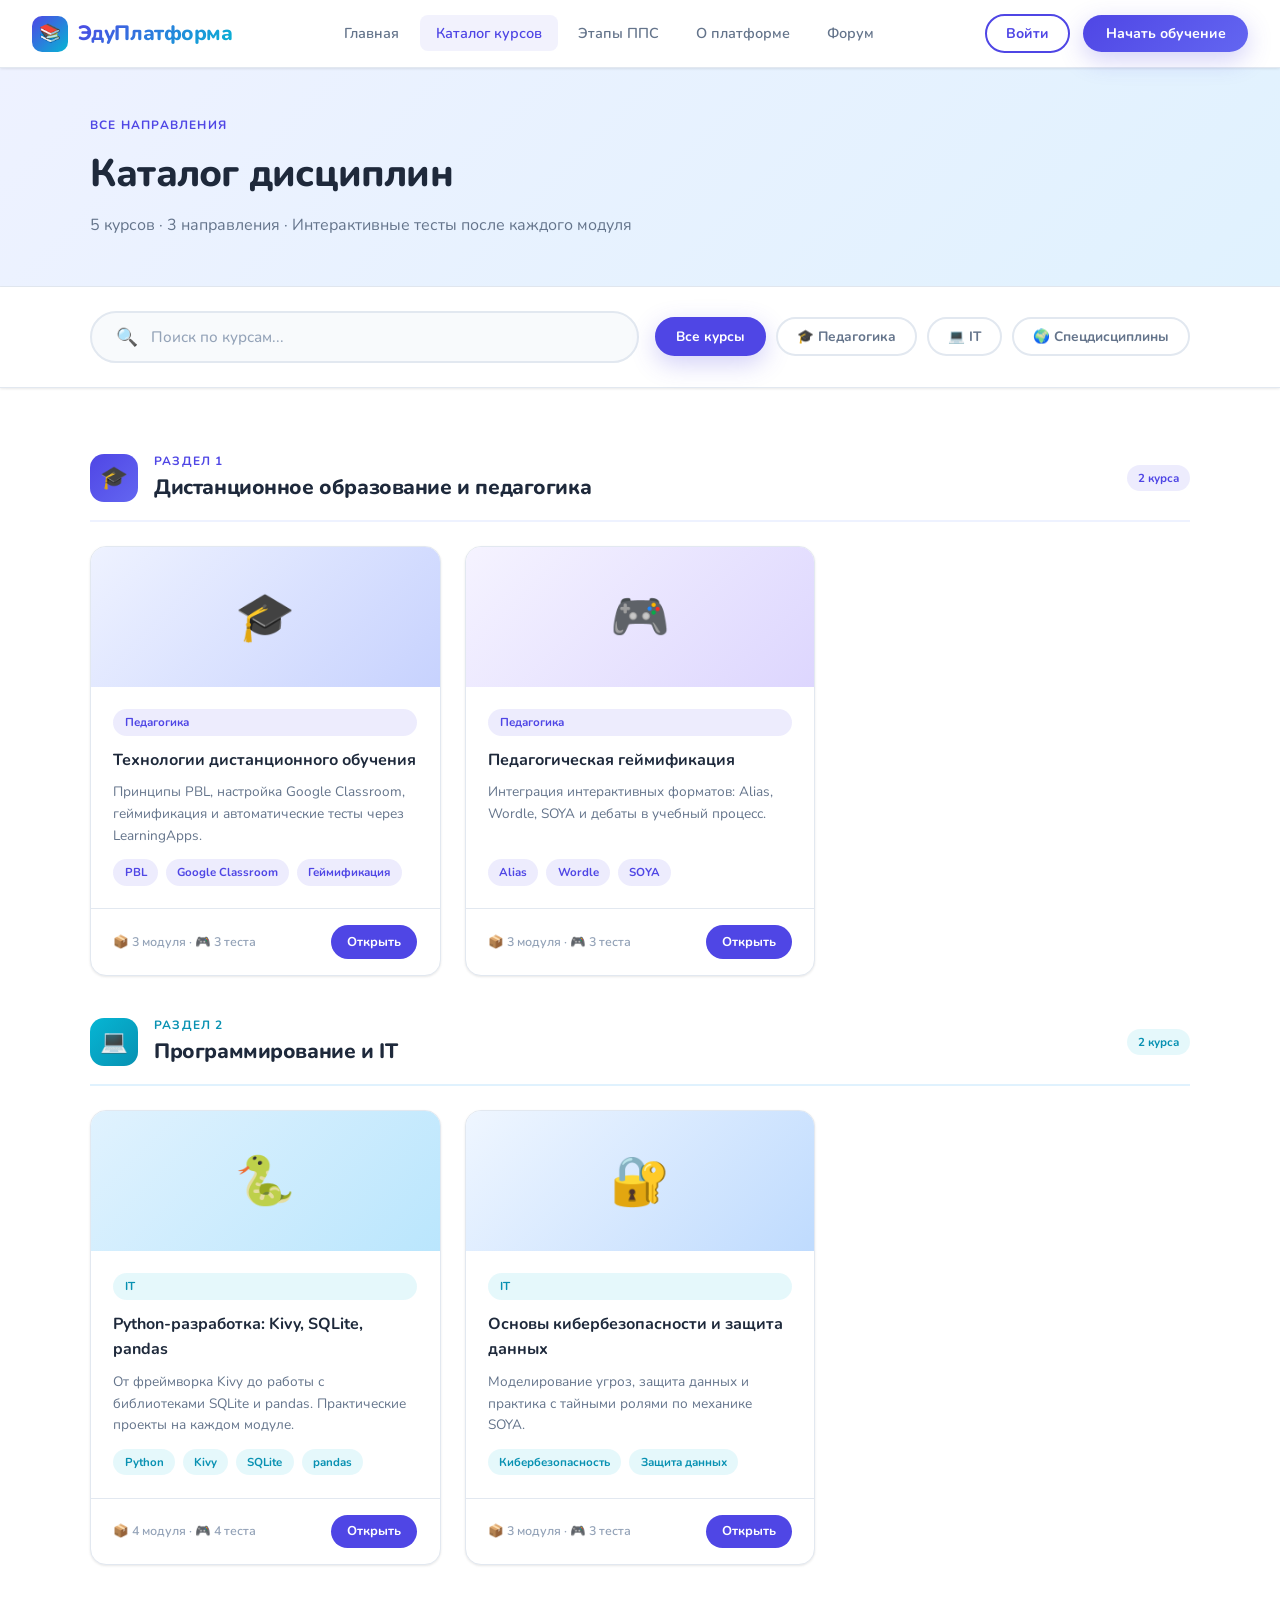
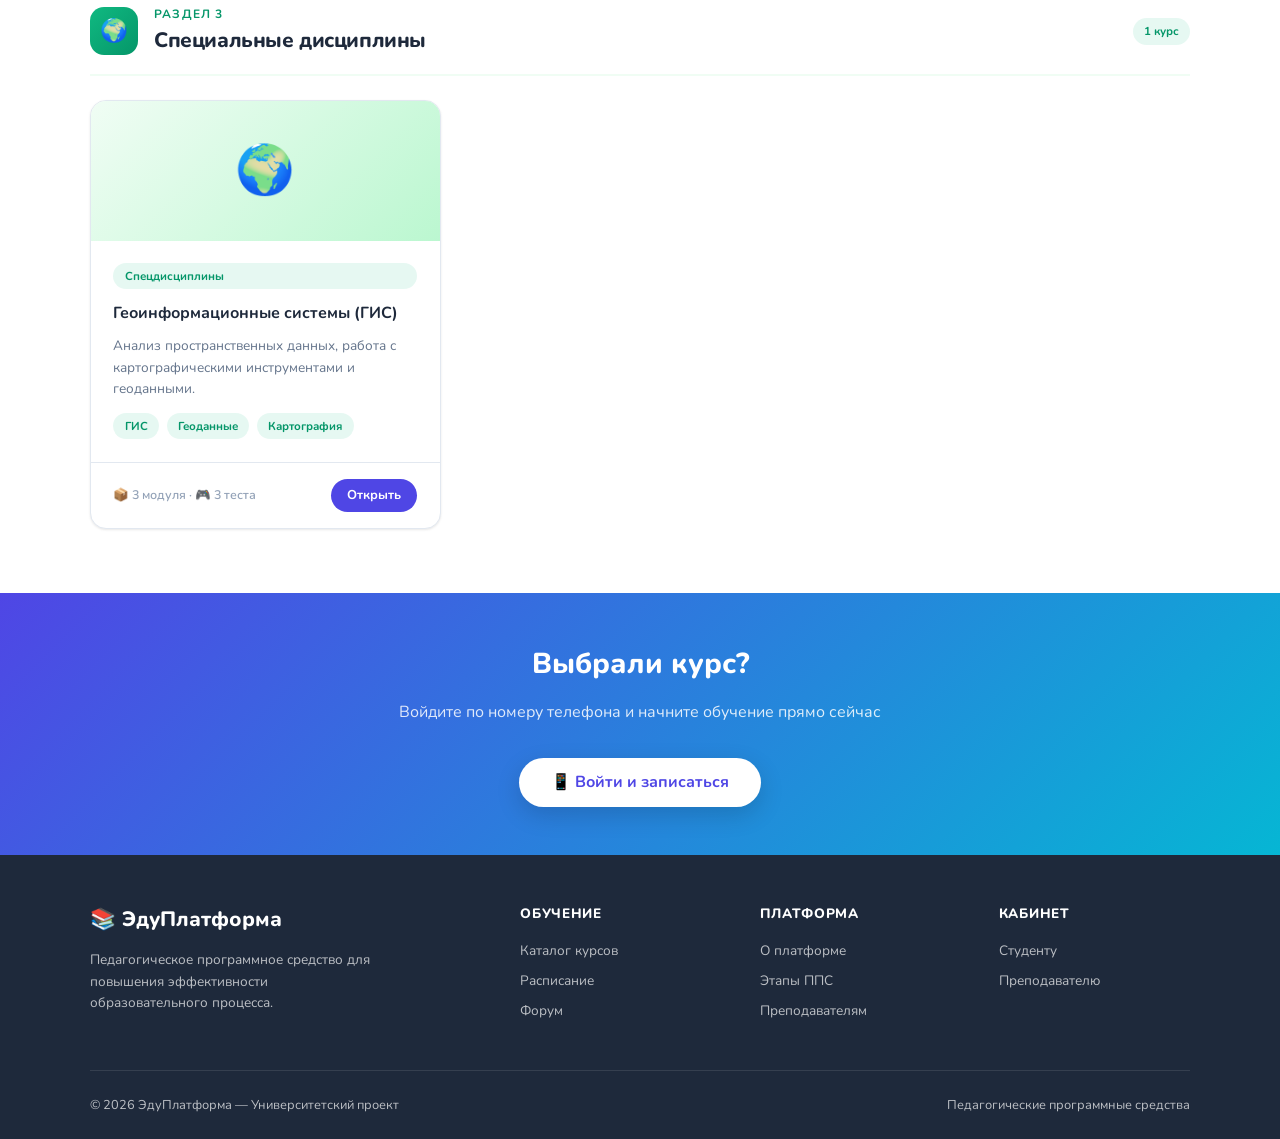
<file: catalog.html>
<!DOCTYPE html>
<html lang="ru">
<head>
  <meta charset="UTF-8" />
  <meta name="viewport" content="width=device-width, initial-scale=1.0" />
  <title>Каталог курсов — ЭдуПлатформа</title>
  <link rel="stylesheet" href="style.css" />
</head>
<body>

<!-- НАВБАР -->
<nav class="navbar">
  <a href="index.html" class="nav-logo">
    <div class="logo-icon">📚</div>
    <span>ЭдуПлатформа</span>
  </a>
  <ul class="nav-links">
    <li><a href="index.html">Главная</a></li>
    <li><a href="catalog.html" class="active">Каталог курсов</a></li>
    <li><a href="stages.html">Этапы ППС</a></li>
    <li><a href="about.html">О платформе</a></li>
    <li><a href="forum.html">Форум</a></li>
  </ul>
  <div class="nav-actions">
    <button class="btn-login" onclick="openModal()">Войти</button>
    <button class="btn-primary" onclick="openModal()">Начать обучение</button>
  </div>
</nav>

<!-- ШАПКА КАТАЛОГА -->
<section style="background:linear-gradient(135deg,#EEF2FF,#E0F2FE); padding:3rem 2rem; border-bottom:1px solid var(--border);">
  <div class="container">
    <div class="section-label">Все направления</div>
    <h1 style="font-size:clamp(1.6rem,3vw,2.4rem); font-weight:800; letter-spacing:-0.02em; margin-bottom:0.5rem;">Каталог дисциплин</h1>
    <p style="color:var(--text-secondary); font-size:1rem;">5 курсов · 3 направления · Интерактивные тесты после каждого модуля</p>
  </div>
</section>

<!-- ПОИСК + ФИЛЬТРЫ -->
<section style="background:white; padding:1.5rem 2rem; border-bottom:1px solid var(--border); position:sticky; top:68px; z-index:50; box-shadow:var(--shadow-sm);">
  <div class="container">
    <div style="display:flex; gap:1rem; align-items:center; flex-wrap:wrap;">

      <!-- Поиск -->
      <div class="search-box" style="flex:1; min-width:220px;">
        <span style="font-size:1.1rem;">🔍</span>
        <input type="text" id="catalogSearch" placeholder="Поиск по курсам..." oninput="filterAll()" />
      </div>

      <!-- Фильтры -->
      <div class="catalog-filters" style="margin:0;">
        <button class="filter-btn active" onclick="setFilter('all',this)">Все курсы</button>
        <button class="filter-btn" onclick="setFilter('pedagogy',this)">🎓 Педагогика</button>
        <button class="filter-btn" onclick="setFilter('it',this)">💻 IT</button>
        <button class="filter-btn" onclick="setFilter('special',this)">🌍 Спецдисциплины</button>
      </div>

    </div>
  </div>
</section>

<!-- КАТАЛОГ -->
<section class="section">
  <div class="container">

    <!-- ═══ РАЗДЕЛ 1: ПЕДАГОГИКА ═══ -->
    <div class="catalog-section" data-section="pedagogy" id="sec-pedagogy">
      <div style="display:flex; align-items:center; gap:1rem; margin-bottom:1.5rem; padding-bottom:1rem; border-bottom:2px solid #EEF2FF;">
        <div style="width:48px;height:48px;border-radius:14px;background:linear-gradient(135deg,#4F46E5,#6366F1);display:flex;align-items:center;justify-content:center;font-size:1.4rem;color:white;">🎓</div>
        <div>
          <div class="section-label" style="margin:0;">Раздел 1</div>
          <h2 style="font-size:1.3rem;font-weight:800;letter-spacing:-0.02em;">Дистанционное образование и педагогика</h2>
        </div>
        <span class="badge-pill badge-blue" style="margin-left:auto;">2 курса</span>
      </div>

      <div class="courses-grid" id="grid-pedagogy">

        <!-- Курс 1 -->
        <a href="course.html?id=1" class="course-card course-item" data-section="pedagogy" data-title="технологии дистанционного обучения pbl google classroom" style="text-decoration:none;">
          <div class="course-card-header" style="background:linear-gradient(135deg,#EEF2FF,#C7D2FE);">🎓</div>
          <div class="course-card-body">
            <span class="course-section-badge badge-blue">Педагогика</span>
            <h3>Технологии дистанционного обучения</h3>
            <p>Принципы PBL, настройка Google Classroom, геймификация и автоматические тесты через LearningApps.</p>
            <div style="display:flex;gap:0.5rem;flex-wrap:wrap;margin-top:0.8rem;">
              <span class="badge-pill badge-blue">PBL</span>
              <span class="badge-pill badge-blue">Google Classroom</span>
              <span class="badge-pill badge-blue">Геймификация</span>
            </div>
          </div>
          <div class="course-card-footer">
            <span class="course-meta">📦 3 модуля · 🎮 3 теста</span>
            <span class="btn-card">Открыть</span>
          </div>
        </a>

        <!-- Курс 2 -->
        <a href="course.html?id=2" class="course-card course-item" data-section="pedagogy" data-title="педагогическая геймификация alias wordle soya дебаты" style="text-decoration:none;">
          <div class="course-card-header" style="background:linear-gradient(135deg,#F5F3FF,#DDD6FE);">🎮</div>
          <div class="course-card-body">
            <span class="course-section-badge badge-blue">Педагогика</span>
            <h3>Педагогическая геймификация</h3>
            <p>Интеграция интерактивных форматов: Alias, Wordle, SOYA и дебаты в учебный процесс.</p>
            <div style="display:flex;gap:0.5rem;flex-wrap:wrap;margin-top:0.8rem;">
              <span class="badge-pill badge-blue">Alias</span>
              <span class="badge-pill badge-blue">Wordle</span>
              <span class="badge-pill badge-blue">SOYA</span>
            </div>
          </div>
          <div class="course-card-footer">
            <span class="course-meta">📦 3 модуля · 🎮 3 теста</span>
            <span class="btn-card">Открыть</span>
          </div>
        </a>

      </div>
    </div>

    <div style="height:2.5rem;"></div>

    <!-- ═══ РАЗДЕЛ 2: IT ═══ -->
    <div class="catalog-section" data-section="it" id="sec-it">
      <div style="display:flex; align-items:center; gap:1rem; margin-bottom:1.5rem; padding-bottom:1rem; border-bottom:2px solid #E0F2FE;">
        <div style="width:48px;height:48px;border-radius:14px;background:linear-gradient(135deg,#06B6D4,#0891B2);display:flex;align-items:center;justify-content:center;font-size:1.4rem;color:white;">💻</div>
        <div>
          <div class="section-label" style="margin:0; color:#0891B2;">Раздел 2</div>
          <h2 style="font-size:1.3rem;font-weight:800;letter-spacing:-0.02em;">Программирование и IT</h2>
        </div>
        <span class="badge-pill badge-cyan" style="margin-left:auto;">2 курса</span>
      </div>

      <div class="courses-grid" id="grid-it">

        <!-- Курс 3 -->
        <a href="course.html?id=3" class="course-card course-item" data-section="it" data-title="python разработка kivy sqlite pandas программирование" style="text-decoration:none;">
          <div class="course-card-header" style="background:linear-gradient(135deg,#E0F2FE,#BAE6FD);">🐍</div>
          <div class="course-card-body">
            <span class="course-section-badge badge-cyan">IT</span>
            <h3>Python-разработка: Kivy, SQLite, pandas</h3>
            <p>От фреймворка Kivy до работы с библиотеками SQLite и pandas. Практические проекты на каждом модуле.</p>
            <div style="display:flex;gap:0.5rem;flex-wrap:wrap;margin-top:0.8rem;">
              <span class="badge-pill badge-cyan">Python</span>
              <span class="badge-pill badge-cyan">Kivy</span>
              <span class="badge-pill badge-cyan">SQLite</span>
              <span class="badge-pill badge-cyan">pandas</span>
            </div>
          </div>
          <div class="course-card-footer">
            <span class="course-meta">📦 4 модуля · 🎮 4 теста</span>
            <span class="btn-card">Открыть</span>
          </div>
        </a>

        <!-- Курс 4 -->
        <a href="course.html?id=4" class="course-card course-item" data-section="it" data-title="кибербезопасность защита данных безопасность" style="text-decoration:none;">
          <div class="course-card-header" style="background:linear-gradient(135deg,#EFF6FF,#BFDBFE);">🔐</div>
          <div class="course-card-body">
            <span class="course-section-badge badge-cyan">IT</span>
            <h3>Основы кибербезопасности и защита данных</h3>
            <p>Моделирование угроз, защита данных и практика с тайными ролями по механике SOYA.</p>
            <div style="display:flex;gap:0.5rem;flex-wrap:wrap;margin-top:0.8rem;">
              <span class="badge-pill badge-cyan">Кибербезопасность</span>
              <span class="badge-pill badge-cyan">Защита данных</span>
            </div>
          </div>
          <div class="course-card-footer">
            <span class="course-meta">📦 3 модуля · 🎮 3 теста</span>
            <span class="btn-card">Открыть</span>
          </div>
        </a>

      </div>
    </div>

    <div style="height:2.5rem;"></div>

    <!-- ═══ РАЗДЕЛ 3: СПЕЦДИСЦИПЛИНЫ ═══ -->
    <div class="catalog-section" data-section="special" id="sec-special">
      <div style="display:flex; align-items:center; gap:1rem; margin-bottom:1.5rem; padding-bottom:1rem; border-bottom:2px solid #F0FDF4;">
        <div style="width:48px;height:48px;border-radius:14px;background:linear-gradient(135deg,#10B981,#059669);display:flex;align-items:center;justify-content:center;font-size:1.4rem;color:white;">🌍</div>
        <div>
          <div class="section-label" style="margin:0; color:#059669;">Раздел 3</div>
          <h2 style="font-size:1.3rem;font-weight:800;letter-spacing:-0.02em;">Специальные дисциплины</h2>
        </div>
        <span class="badge-pill badge-green" style="margin-left:auto;">1 курс</span>
      </div>

      <div class="courses-grid" id="grid-special">

        <!-- Курс 5 -->
        <a href="course.html?id=5" class="course-card course-item" data-section="special" data-title="геоинформационные системы гис пространственные данные" style="text-decoration:none;">
          <div class="course-card-header" style="background:linear-gradient(135deg,#F0FDF4,#BBF7D0);">🌍</div>
          <div class="course-card-body">
            <span class="course-section-badge badge-green">Спецдисциплины</span>
            <h3>Геоинформационные системы (ГИС)</h3>
            <p>Анализ пространственных данных, работа с картографическими инструментами и геоданными.</p>
            <div style="display:flex;gap:0.5rem;flex-wrap:wrap;margin-top:0.8rem;">
              <span class="badge-pill badge-green">ГИС</span>
              <span class="badge-pill badge-green">Геоданные</span>
              <span class="badge-pill badge-green">Картография</span>
            </div>
          </div>
          <div class="course-card-footer">
            <span class="course-meta">📦 3 модуля · 🎮 3 теста</span>
            <span class="btn-card">Открыть</span>
          </div>
        </a>

      </div>
    </div>

    <!-- Пустой результат поиска -->
    <div id="noResults" style="display:none; text-align:center; padding:3rem 0; color:var(--text-secondary);">
      <div style="font-size:3rem; margin-bottom:1rem;">🔍</div>
      <h3 style="font-weight:800; margin-bottom:0.5rem;">Ничего не найдено</h3>
      <p>Попробуйте другой запрос или сбросьте фильтр</p>
      <button class="filter-btn" style="margin-top:1rem;" onclick="resetFilter()">Показать все курсы</button>
    </div>

  </div>
</section>

<!-- CTA -->
<section style="background:linear-gradient(135deg,#4F46E5,#06B6D4); padding:3rem 2rem; text-align:center;">
  <div class="container">
    <h2 style="color:white; font-size:1.8rem; font-weight:800; margin-bottom:0.8rem;">Выбрали курс?</h2>
    <p style="color:rgba(255,255,255,0.85); margin-bottom:2rem;">Войдите по номеру телефона и начните обучение прямо сейчас</p>
    <button class="btn-hero" style="background:white;color:var(--primary);box-shadow:0 8px 25px rgba(0,0,0,0.15);" onclick="openModal()">
      📱 Войти и записаться
    </button>
  </div>
</section>

<!-- ФУТЕР -->
<footer>
  <div class="footer-inner">
    <div>
      <div class="footer-logo">📚 ЭдуПлатформа</div>
      <p style="font-size:0.85rem;line-height:1.6;max-width:280px;">Педагогическое программное средство для повышения эффективности образовательного процесса.</p>
    </div>
    <div class="footer-col">
      <h4>Обучение</h4>
      <a href="catalog.html">Каталог курсов</a>
      <a href="schedule.html">Расписание</a>
      <a href="forum.html">Форум</a>
    </div>
    <div class="footer-col">
      <h4>Платформа</h4>
      <a href="about.html">О платформе</a>
      <a href="stages.html">Этапы ППС</a>
      <a href="teacher.html">Преподавателям</a>
    </div>
    <div class="footer-col">
      <h4>Кабинет</h4>
      <a href="student.html">Студенту</a>
      <a href="teacher.html">Преподавателю</a>
    </div>
  </div>
  <div class="footer-bottom">
    <span>© 2026 ЭдуПлатформа — Университетский проект</span>
    <span>Педагогические программные средства</span>
  </div>
</footer>

<!-- МОДАЛКА ВХОДА -->
<div class="modal-overlay" id="modalOverlay" onclick="closeModalOutside(event)">
  <div class="modal">
    <div id="stepPhone">
      <h2>👋 Добро пожаловать!</h2>
      <p>Введите номер телефона для входа</p>
      <div class="form-group">
        <label class="form-label">Номер телефона</label>
        <div class="phone-input-wrap">
          <span class="phone-prefix">🇺🇿 +998</span>
          <input type="tel" id="phoneInput" placeholder="90 123 45 67" maxlength="12" />
        </div>
      </div>
      <div class="form-group">
        <label class="form-label">Я вхожу как</label>
        <select class="form-input" id="roleSelect">
          <option value="student">👨‍🎓 Студент</option>
          <option value="teacher">👨‍🏫 Преподаватель</option>
        </select>
      </div>
      <button class="btn-full" onclick="sendOTP()">Получить SMS-код →</button>
    </div>
    <div id="stepOTP" style="display:none;">
      <h2>📱 Введите код</h2>
      <p id="otpDesc">Код отправлен на ваш номер</p>
      <div class="otp-inputs">
        <input class="otp-input" type="text" maxlength="1" id="otp1" oninput="otpNext(this,'otp2')" />
        <input class="otp-input" type="text" maxlength="1" id="otp2" oninput="otpNext(this,'otp3')" />
        <input class="otp-input" type="text" maxlength="1" id="otp3" oninput="otpNext(this,'otp4')" />
        <input class="otp-input" type="text" maxlength="1" id="otp4" oninput="otpNext(this,null)" />
      </div>
      <button class="btn-full" onclick="verifyOTP()">Войти ✓</button>
      <button onclick="backToPhone()" style="width:100%;margin-top:0.5rem;color:var(--text-secondary);font-size:0.85rem;font-weight:600;">← Изменить номер</button>
    </div>
  </div>
</div>

<script src="script.js"></script>
<script>
  let activeFilter = 'all';

  // Читаем URL параметр ?section=...
  const urlSection = getParam('section');
  if (urlSection) {
    const btn = document.querySelector(`.filter-btn[onclick*="${urlSection}"]`);
    if (btn) { setFilter(urlSection, btn); }
  }

  function setFilter(section, btn) {
    activeFilter = section;
    document.querySelectorAll('.filter-btn').forEach(b => b.classList.remove('active'));
    btn.classList.add('active');
    filterAll();
  }

  function filterAll() {
    const q = document.getElementById('catalogSearch').value.trim().toLowerCase();
    let anyVisible = false;

    document.querySelectorAll('.course-item').forEach(card => {
      const matchSection = activeFilter === 'all' || card.dataset.section === activeFilter;
      const matchSearch  = !q || card.dataset.title.includes(q) ||
                           card.querySelector('h3').textContent.toLowerCase().includes(q) ||
                           card.querySelector('p').textContent.toLowerCase().includes(q);

      if (matchSection && matchSearch) {
        card.style.display = 'flex';
        anyVisible = true;
      } else {
        card.style.display = 'none';
      }
    });

    // Скрываем/показываем секции
    document.querySelectorAll('.catalog-section').forEach(sec => {
      const sectionMatch = activeFilter === 'all' || sec.dataset.section === activeFilter;
      const hasVisible = [...sec.querySelectorAll('.course-item')].some(c => c.style.display !== 'none');
      sec.style.display = (sectionMatch && hasVisible) ? 'block' : 'none';
    });

    document.getElementById('noResults').style.display = anyVisible ? 'none' : 'block';
  }

  function resetFilter() {
    activeFilter = 'all';
    document.querySelectorAll('.filter-btn').forEach(b => b.classList.remove('active'));
    document.querySelector('.filter-btn').classList.add('active');
    document.getElementById('catalogSearch').value = '';
    filterAll();
  }
</script>
</body>
</html>
</file>
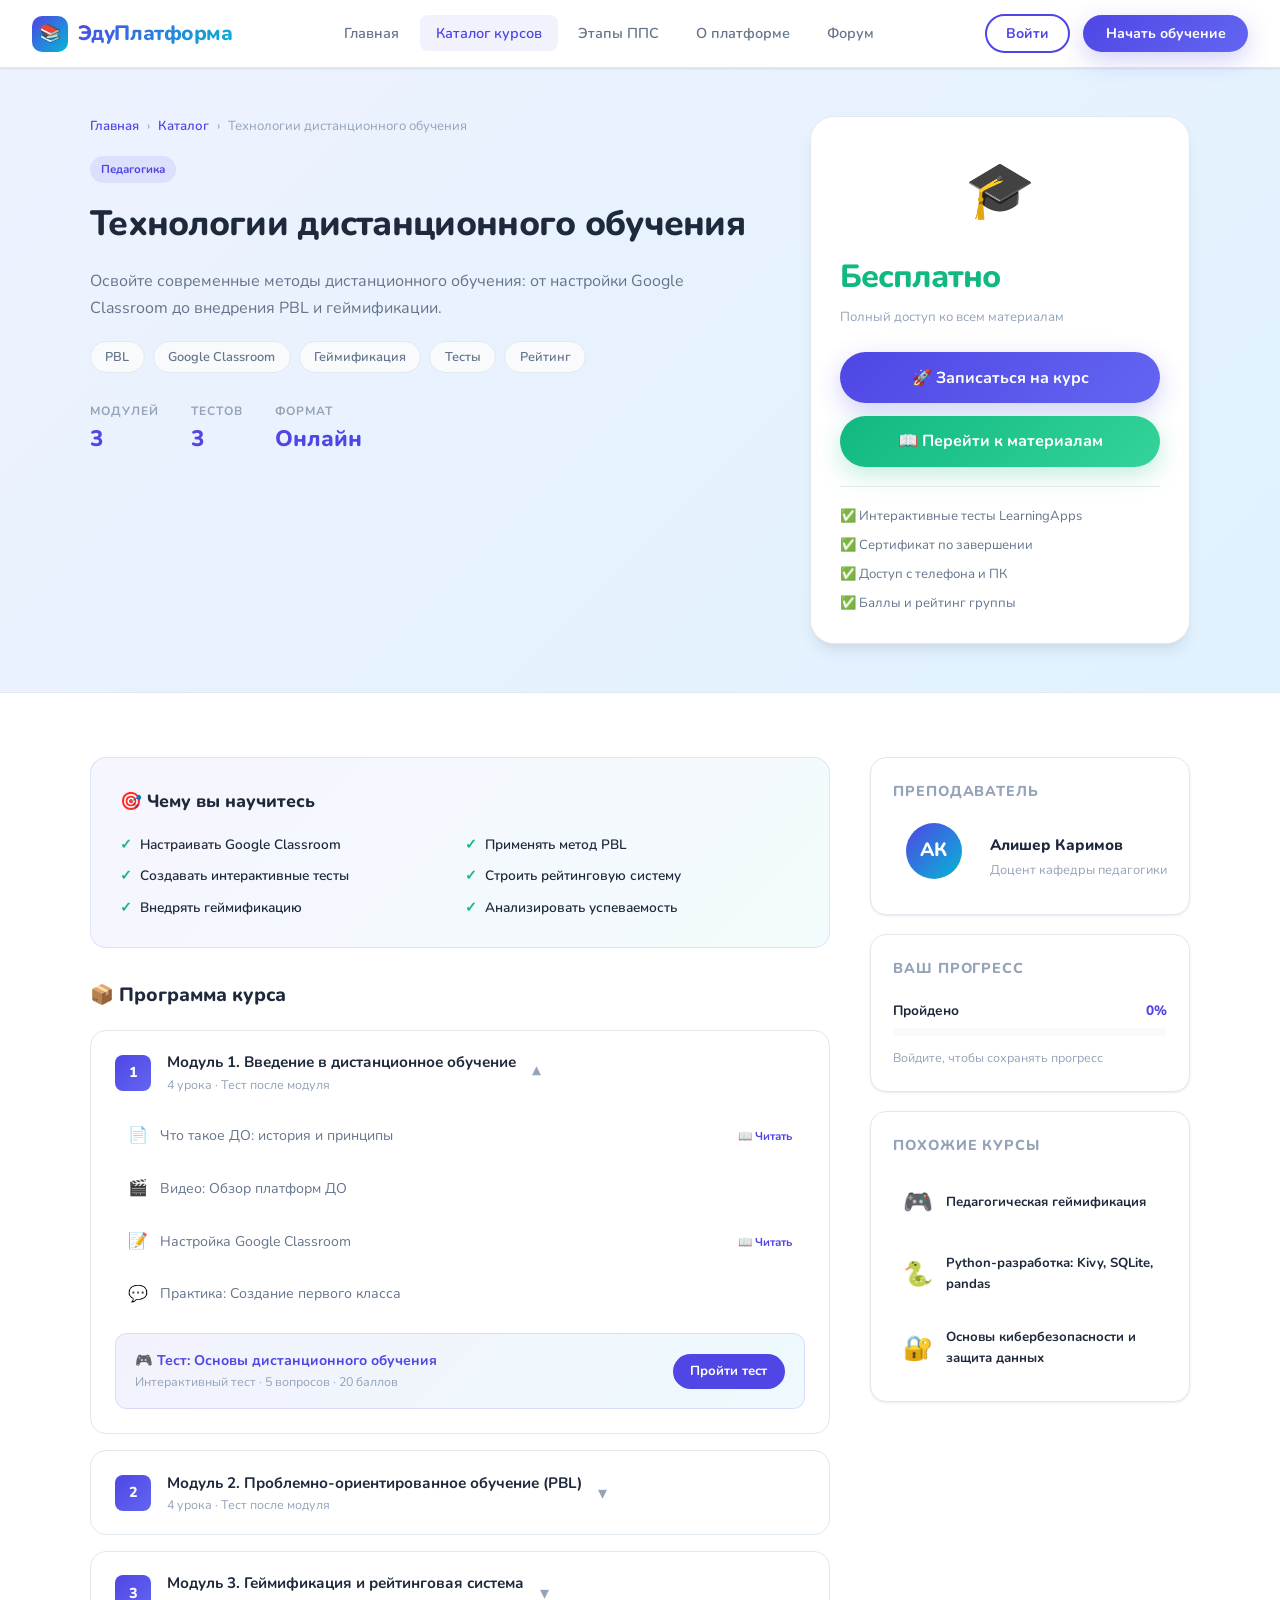
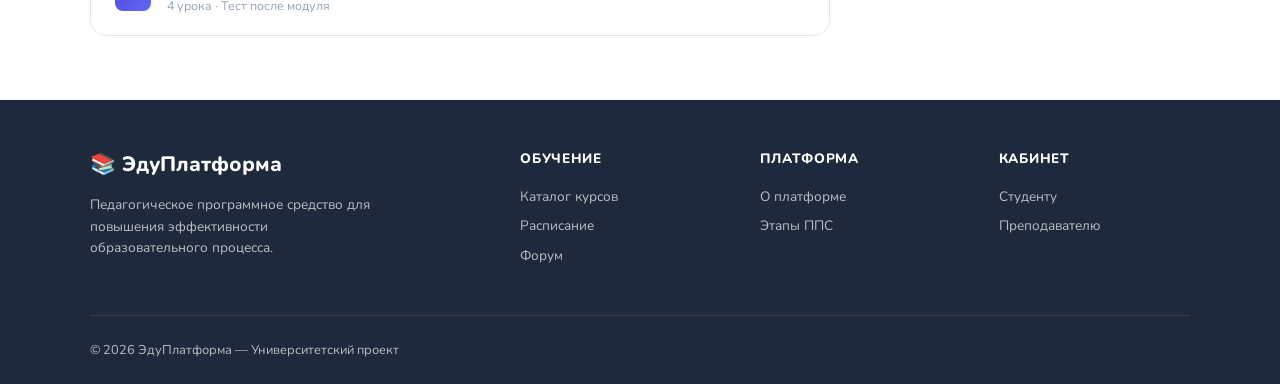
<file: course.html>
<!DOCTYPE html>
<html lang="ru">
<head>
  <meta charset="UTF-8" />
  <meta name="viewport" content="width=device-width, initial-scale=1.0" />
  <title>Страница курса — ЭдуПлатформа</title>
  <link rel="stylesheet" href="style.css" />
</head>
<body>

<!-- НАВБАР -->
<nav class="navbar">
  <a href="index.html" class="nav-logo">
    <div class="logo-icon">📚</div>
    <span>ЭдуПлатформа</span>
  </a>
  <ul class="nav-links">
    <li><a href="index.html">Главная</a></li>
    <li><a href="catalog.html" class="active">Каталог курсов</a></li>
    <li><a href="stages.html">Этапы ППС</a></li>
    <li><a href="about.html">О платформе</a></li>
    <li><a href="forum.html">Форум</a></li>
  </ul>
  <div class="nav-actions">
    <button class="btn-login" onclick="openModal()">Войти</button>
    <button class="btn-primary" onclick="openModal()">Начать обучение</button>
  </div>
</nav>

<!-- HERO КУРСА -->
<div class="course-hero" id="courseHero">
  <div class="course-hero-inner">
    <div>
      <div class="breadcrumb">
        <a href="index.html">Главная</a>
        <span>›</span>
        <a href="catalog.html">Каталог</a>
        <span>›</span>
        <span id="breadcrumbTitle">Курс</span>
      </div>

      <div id="courseBadge" style="margin-bottom:0.8rem;"></div>
      <h1 id="courseTitle">Загрузка...</h1>
      <p id="courseDesc" style="font-size:1rem;color:var(--text-secondary);line-height:1.7;margin-bottom:1.2rem;"></p>

      <div id="courseTags" class="course-tags"></div>

      <div style="display:flex;gap:2rem;margin-top:1.8rem;flex-wrap:wrap;">
        <div>
          <div style="font-size:0.75rem;font-weight:700;color:var(--text-muted);text-transform:uppercase;letter-spacing:0.08em;">Модулей</div>
          <div id="moduleCount" style="font-size:1.4rem;font-weight:800;color:var(--primary);">—</div>
        </div>
        <div>
          <div style="font-size:0.75rem;font-weight:700;color:var(--text-muted);text-transform:uppercase;letter-spacing:0.08em;">Тестов</div>
          <div id="testCount" style="font-size:1.4rem;font-weight:800;color:var(--primary);">—</div>
        </div>
        <div>
          <div style="font-size:0.75rem;font-weight:700;color:var(--text-muted);text-transform:uppercase;letter-spacing:0.08em;">Формат</div>
          <div style="font-size:1.4rem;font-weight:800;color:var(--primary);">Онлайн</div>
        </div>
      </div>
    </div>

    <!-- КАРТОЧКА ЗАПИСИ -->
    <div class="course-enroll-card">
      <div style="text-align:center;font-size:3.5rem;margin-bottom:1rem;" id="courseEmoji">📚</div>
      <div class="enroll-price">Бесплатно</div>
      <div style="font-size:0.82rem;color:var(--text-muted);margin-bottom:1.5rem;">Полный доступ ко всем материалам</div>

      <button class="btn-enroll" onclick="openModal()">
        🚀 Записаться на курс
      </button>
      <button class="btn-enroll" style="background:linear-gradient(135deg,var(--success),#34D399);box-shadow:0 8px 25px rgba(16,185,129,0.25);" onclick="scrollToModules()">
        📖 Перейти к материалам
      </button>

      <div style="border-top:1px solid var(--border);margin-top:1.2rem;padding-top:1.2rem;">
        <div style="font-size:0.82rem;color:var(--text-secondary);display:flex;flex-direction:column;gap:0.5rem;">
          <div>✅ Интерактивные тесты LearningApps</div>
          <div>✅ Сертификат по завершении</div>
          <div>✅ Доступ с телефона и ПК</div>
          <div>✅ Баллы и рейтинг группы</div>
        </div>
      </div>
    </div>
  </div>
</div>

<!-- ОСНОВНОЙ КОНТЕНТ -->
<section class="section">
  <div style="max-width:1100px;margin:0 auto;display:grid;grid-template-columns:1fr 320px;gap:2.5rem;align-items:start;">

    <!-- ЛЕВАЯ КОЛОНКА -->
    <div>

      <!-- ЧЕМУ НАУЧИТЕСЬ -->
      <div style="background:linear-gradient(135deg,rgba(79,70,229,0.05),rgba(6,182,212,0.05));border:1px solid rgba(79,70,229,0.12);border-radius:var(--radius-lg);padding:1.8rem;margin-bottom:2rem;">
        <h2 style="font-size:1.1rem;font-weight:800;margin-bottom:1.2rem;">🎯 Чему вы научитесь</h2>
        <div id="learningGoals" style="display:grid;grid-template-columns:1fr 1fr;gap:0.6rem;"></div>
      </div>

      <!-- ПРОГРАММА КУРСА -->
      <div id="modulesSection">
        <h2 style="font-size:1.2rem;font-weight:800;margin-bottom:1.2rem;">📦 Программа курса</h2>
        <div class="module-list" id="moduleList"></div>
      </div>

      <!-- ТЕСТ LEARNINGAPPS (встроенный) -->
      <div id="testSection" style="margin-top:2rem;display:none;">
        <div style="background:white;border:1px solid var(--border);border-radius:var(--radius-lg);padding:1.5rem;">
          <h2 style="font-size:1.1rem;font-weight:800;margin-bottom:0.5rem;">🎮 Тест модуля</h2>
          <p style="font-size:0.85rem;color:var(--text-secondary);margin-bottom:1.2rem;" id="testTitle">Пройдите интерактивный тест на LearningApps</p>
          <div style="border-radius:var(--radius);overflow:hidden;border:1px solid var(--border);">
            <iframe id="testFrame"
              src=""
              width="100%"
              height="480"
              frameborder="0"
              allowfullscreen
              style="display:block;">
            </iframe>
          </div>
          <button onclick="closeTest()" style="margin-top:1rem;color:var(--text-secondary);font-size:0.85rem;font-weight:600;">✕ Закрыть тест</button>
        </div>
      </div>

    </div>

    <!-- ПРАВАЯ КОЛОНКА -->
    <div style="position:sticky;top:88px;display:flex;flex-direction:column;gap:1.2rem;">

      <!-- ПРЕПОДАВАТЕЛЬ -->
      <div style="background:white;border:1px solid var(--border);border-radius:var(--radius-lg);padding:1.4rem;box-shadow:var(--shadow-sm);">
        <h3 style="font-size:0.9rem;font-weight:800;margin-bottom:1.2rem;color:var(--text-muted);text-transform:uppercase;letter-spacing:0.06em;">Преподаватель</h3>
        <div style="display:flex;gap:1rem;align-items:center;">
          <div id="teacherAvatar" class="avatar" style="width:56px;height:56px;font-size:1.2rem;flex-shrink:0;"></div>
          <div>
            <div id="teacherName" style="font-weight:800;font-size:0.95rem;"></div>
            <div id="teacherRole" style="font-size:0.8rem;color:var(--text-muted);margin-top:0.2rem;"></div>
          </div>
        </div>
      </div>

      <!-- ПРОГРЕСС -->
      <div style="background:white;border:1px solid var(--border);border-radius:var(--radius-lg);padding:1.4rem;box-shadow:var(--shadow-sm);">
        <h3 style="font-size:0.9rem;font-weight:800;margin-bottom:1.2rem;color:var(--text-muted);text-transform:uppercase;letter-spacing:0.06em;">Ваш прогресс</h3>
        <div class="progress-bar-wrap">
          <div class="progress-bar-label">
            <span style="font-size:0.85rem;font-weight:700;">Пройдено</span>
            <span style="font-size:0.85rem;font-weight:800;color:var(--primary);">0%</span>
          </div>
          <div class="progress-bar"><div class="progress-fill" style="width:0%"></div></div>
        </div>
        <p style="font-size:0.78rem;color:var(--text-muted);margin-top:0.8rem;">Войдите, чтобы сохранять прогресс</p>
      </div>

      <!-- СВЯЗАННЫЕ КУРСЫ -->
      <div style="background:white;border:1px solid var(--border);border-radius:var(--radius-lg);padding:1.4rem;box-shadow:var(--shadow-sm);">
        <h3 style="font-size:0.9rem;font-weight:800;margin-bottom:1rem;color:var(--text-muted);text-transform:uppercase;letter-spacing:0.06em;">Похожие курсы</h3>
        <div id="relatedCourses" style="display:flex;flex-direction:column;gap:0.8rem;"></div>
      </div>

    </div>
  </div>
</section>

<!-- СКРЫТЫЙ КОНТЕНТ УРОКОВ -->
<div style="display:none;">

  <div id="lesson-c1-m0-l0">
    <h3 style="font-size:1.05rem;font-weight:800;margin-bottom:0.8rem;color:#4F46E5;">📄 Урок 1. Что такое ДО: история и принципы</h3>
    <p style="margin-bottom:1rem;"><strong>Дистанционное обучение (ДО)</strong> — формат, при котором преподаватель и учащийся находятся на расстоянии, а взаимодействие осуществляется с помощью технологий.</p>
    <div style="display:flex;flex-direction:column;gap:0.7rem;margin-bottom:1.2rem;">
      <div style="background:rgba(79,70,229,0.05);border-left:4px solid #4F46E5;border-radius:0 8px 8px 0;padding:0.8rem 1rem;"><div style="font-weight:800;font-size:0.85rem;margin-bottom:0.3rem;">📮 Этап 1: Корреспондентское обучение (1840)</div><p style="font-size:0.83rem;color:#64748B;">Исаак Питман обучал стенографии по почте. Первые заочные школы рассылали учебники и тесты.</p></div>
      <div style="background:rgba(6,182,212,0.05);border-left:4px solid #06B6D4;border-radius:0 8px 8px 0;padding:0.8rem 1rem;"><div style="font-weight:800;font-size:0.85rem;margin-bottom:0.3rem;">📺 Этап 2: Радио и ТВ (1969)</div><p style="font-size:0.83rem;color:#64748B;">Открытый университет Великобритании — первый вуз, выдающий степень дистанционно.</p></div>
      <div style="background:rgba(16,185,129,0.05);border-left:4px solid #10B981;border-radius:0 8px 8px 0;padding:0.8rem 1rem;"><div style="font-weight:800;font-size:0.85rem;margin-bottom:0.3rem;">💻 Этап 3: Интернет и LMS (наши дни)</div><p style="font-size:0.83rem;color:#64748B;">Moodle, Coursera, edX, вебинары, ИИ — полноценная цифровая экосистема.</p></div>
    </div>
    <div style="display:grid;grid-template-columns:1fr 1fr;gap:0.7rem;margin-bottom:1rem;">
      <div style="background:white;border:1px solid #E2E8F0;border-radius:10px;padding:0.8rem;"><div style="font-weight:800;font-size:0.82rem;margin-bottom:0.2rem;">🕐 Гибкость</div><p style="font-size:0.78rem;color:#64748B;">Сам выбираешь время и место учёбы.</p></div>
      <div style="background:white;border:1px solid #E2E8F0;border-radius:10px;padding:0.8rem;"><div style="font-weight:800;font-size:0.82rem;margin-bottom:0.2rem;">🌍 Доступность</div><p style="font-size:0.78rem;color:#64748B;">Учёба у лучших без переезда.</p></div>
      <div style="background:white;border:1px solid #E2E8F0;border-radius:10px;padding:0.8rem;"><div style="font-weight:800;font-size:0.82rem;margin-bottom:0.2rem;">💬 Интерактивность</div><p style="font-size:0.78rem;color:#64748B;">Тесты, чаты, проекты.</p></div>
      <div style="background:white;border:1px solid #E2E8F0;border-radius:10px;padding:0.8rem;"><div style="font-weight:800;font-size:0.82rem;margin-bottom:0.2rem;">🎯 Индивидуализация</div><p style="font-size:0.78rem;color:#64748B;">Трек под конкретного студента.</p></div>
    </div>
    <div style="background:linear-gradient(135deg,rgba(79,70,229,0.07),rgba(6,182,212,0.07));border:1px solid rgba(79,70,229,0.15);border-radius:10px;padding:1rem;">
      <strong style="color:#4F46E5;">💡 Вывод:</strong> <span style="font-size:0.88rem;color:#64748B;">ДО прошло путь от бумажных писем до виртуальных классов. Главная цель — сделать образование доступным для каждого.</span>
    </div>
  </div>

  <div id="lesson-c1-m0-l1">
    <h3 style="font-size:1.05rem;font-weight:800;margin-bottom:0.8rem;color:#4F46E5;">📝 Урок 2. Настройка Google Classroom</h3>
    <p style="margin-bottom:1rem;">Google Classroom — бесплатная платформа для организации дистанционного обучения. Позволяет публиковать задания, проводить тесты и отслеживать прогресс.</p>
    <div style="display:flex;flex-direction:column;gap:0.6rem;margin-bottom:1rem;">
      <div style="display:flex;gap:0.8rem;align-items:flex-start;padding:0.8rem;background:white;border:1px solid #E2E8F0;border-radius:10px;">
        <div style="width:28px;height:28px;border-radius:50%;background:#4F46E5;color:white;font-size:0.8rem;font-weight:800;display:flex;align-items:center;justify-content:center;flex-shrink:0;">1</div>
        <div><div style="font-weight:700;font-size:0.85rem;margin-bottom:0.2rem;">Войти на classroom.google.com</div><p style="font-size:0.8rem;color:#64748B;">Нажми «+» и выбери «Создать класс».</p></div>
      </div>
      <div style="display:flex;gap:0.8rem;align-items:flex-start;padding:0.8rem;background:white;border:1px solid #E2E8F0;border-radius:10px;">
        <div style="width:28px;height:28px;border-radius:50%;background:#4F46E5;color:white;font-size:0.8rem;font-weight:800;display:flex;align-items:center;justify-content:center;flex-shrink:0;">2</div>
        <div><div style="font-weight:700;font-size:0.85rem;margin-bottom:0.2rem;">Заполнить данные класса</div><p style="font-size:0.8rem;color:#64748B;">Название, раздел (группа), предмет. Нажми «Создать».</p></div>
      </div>
      <div style="display:flex;gap:0.8rem;align-items:flex-start;padding:0.8rem;background:white;border:1px solid #E2E8F0;border-radius:10px;">
        <div style="width:28px;height:28px;border-radius:50%;background:#4F46E5;color:white;font-size:0.8rem;font-weight:800;display:flex;align-items:center;justify-content:center;flex-shrink:0;">3</div>
        <div><div style="font-weight:700;font-size:0.85rem;margin-bottom:0.2rem;">Пригласить студентов</div><p style="font-size:0.8rem;color:#64748B;">Вкладка «Пользователи» → скопируй код → отправь студентам.</p></div>
      </div>
      <div style="display:flex;gap:0.8rem;align-items:flex-start;padding:0.8rem;background:white;border:1px solid #E2E8F0;border-radius:10px;">
        <div style="width:28px;height:28px;border-radius:50%;background:#4F46E5;color:white;font-size:0.8rem;font-weight:800;display:flex;align-items:center;justify-content:center;flex-shrink:0;">4</div>
        <div><div style="font-weight:700;font-size:0.85rem;margin-bottom:0.2rem;">Создать темы (модули)</div><p style="font-size:0.8rem;color:#64748B;">Вкладка «Задания» → «Создать тему»: Модуль 1, Модуль 2, Модуль 3.</p></div>
      </div>
      <div style="display:flex;gap:0.8rem;align-items:flex-start;padding:0.8rem;background:white;border:1px solid #E2E8F0;border-radius:10px;">
        <div style="width:28px;height:28px;border-radius:50%;background:#10B981;color:white;font-size:0.8rem;font-weight:800;display:flex;align-items:center;justify-content:center;flex-shrink:0;">5</div>
        <div><div style="font-weight:700;font-size:0.85rem;margin-bottom:0.2rem;">Опубликовать первое задание</div><p style="font-size:0.8rem;color:#64748B;">«Создать» → «Задание». Введи условие, прикрепи материалы, установи срок и балл.</p></div>
      </div>
    </div>
    <div style="background:rgba(16,185,129,0.08);border:1px solid rgba(16,185,129,0.2);border-radius:10px;padding:0.9rem;">
      <strong style="color:#10B981;">✅ Готово!</strong> <span style="font-size:0.85rem;color:#64748B;">Класс создан. Студенты видят задания, преподаватель — прогресс каждого.</span>
    </div>
  </div>

  <div id="lesson-c1-m0-l2">
    <h3 style="font-size:1.05rem;font-weight:800;margin-bottom:0.8rem;color:#4F46E5;">💬 Урок 3. Создание проблемной задачи (PBL)</h3>
    <p style="margin-bottom:1rem;">Хорошая PBL-задача — основа курса. Она должна быть реальной, открытой и требовать применения теории из нескольких областей.</p>
    <h4 style="font-size:0.95rem;font-weight:800;margin-bottom:0.8rem;">📋 Структура PBL-задачи</h4>
    <div style="background:rgba(79,70,229,0.05);border:1px solid rgba(79,70,229,0.15);border-radius:10px;padding:1rem;margin-bottom:1rem;">
      <div style="display:flex;flex-direction:column;gap:0.4rem;font-size:0.83rem;color:#64748B;">
        <div>🎯 <strong>Контекст:</strong> Описание реальной ситуации</div>
        <div>❓ <strong>Проблема:</strong> Открытый вопрос без готового ответа</div>
        <div>📚 <strong>Ресурсы:</strong> Прикреплённые материалы для изучения</div>
        <div>👥 <strong>Формат:</strong> Командная работа (3–5 человек)</div>
        <div>📊 <strong>Результат:</strong> Презентация или отчёт с решением</div>
      </div>
    </div>
    <h4 style="font-size:0.95rem;font-weight:800;margin-bottom:0.8rem;">✍️ Пример задачи из курса</h4>
    <div style="background:white;border:2px solid #4F46E5;border-radius:10px;padding:1rem;margin-bottom:1rem;">
      <div style="font-weight:800;font-size:0.85rem;margin-bottom:0.5rem;color:#4F46E5;">📌 Задача: Дистанционный класс при нестабильном интернете</div>
      <p style="font-size:0.83rem;color:#64748B;line-height:1.7;">Учебное заведение переходит на удалёнку. У 40% студентов нестабильный интернет. Разработайте архитектуру процесса, которая позволит всем получить доступ к материалам и сдать задания вовремя.</p>
    </div>
    <div style="background:rgba(245,158,11,0.08);border:1px solid rgba(245,158,11,0.2);border-radius:10px;padding:0.9rem;">
      <strong style="color:#D97706;">💡 Практика:</strong> <span style="font-size:0.85rem;color:#64748B;">Создай собственную PBL-задачу и опубликуй в Google Classroom.</span>
    </div>
  </div>

  <div id="lesson-c1-m0-l3">
    <h3 style="font-size:1.05rem;font-weight:800;margin-bottom:0.8rem;color:#4F46E5;">🏆 Урок 4. Лидерборд в Google Таблицах</h3>
    <p style="margin-bottom:1rem;">Лидерборд — рейтинговая таблица студентов по баллам. Мотивирует через здоровую конкуренцию. Оценки из Classroom экспортируются одной кнопкой.</p>
    <div style="display:flex;flex-direction:column;gap:0.6rem;margin-bottom:1rem;">
      <div style="display:flex;gap:0.8rem;align-items:flex-start;padding:0.8rem;background:white;border:1px solid #E2E8F0;border-radius:10px;">
        <div style="width:28px;height:28px;border-radius:50%;background:#F59E0B;color:white;font-size:0.8rem;font-weight:800;display:flex;align-items:center;justify-content:center;flex-shrink:0;">1</div>
        <div><div style="font-weight:700;font-size:0.85rem;margin-bottom:0.2rem;">Экспорт из Classroom</div><p style="font-size:0.8rem;color:#64748B;">Раздел «Оценки» → «Копировать в Google Таблицы». Все оценки группы появятся автоматически.</p></div>
      </div>
      <div style="display:flex;gap:0.8rem;align-items:flex-start;padding:0.8rem;background:white;border:1px solid #E2E8F0;border-radius:10px;">
        <div style="width:28px;height:28px;border-radius:50%;background:#F59E0B;color:white;font-size:0.8rem;font-weight:800;display:flex;align-items:center;justify-content:center;flex-shrink:0;">2</div>
        <div><div style="font-weight:700;font-size:0.85rem;margin-bottom:0.2rem;">Добавить колонку «Сумма»</div><p style="font-size:0.8rem;color:#64748B;">Формула: <code style="background:#F8FAFC;padding:1px 5px;border-radius:4px;">=СУММ(C2:Z2)</code> — суммирует все задания студента.</p></div>
      </div>
      <div style="display:flex;gap:0.8rem;align-items:flex-start;padding:0.8rem;background:white;border:1px solid #E2E8F0;border-radius:10px;">
        <div style="width:28px;height:28px;border-radius:50%;background:#F59E0B;color:white;font-size:0.8rem;font-weight:800;display:flex;align-items:center;justify-content:center;flex-shrink:0;">3</div>
        <div><div style="font-weight:700;font-size:0.85rem;margin-bottom:0.2rem;">Добавить ранг</div><p style="font-size:0.8rem;color:#64748B;">Формула: <code style="background:#F8FAFC;padding:1px 5px;border-radius:4px;">=RANK(B2,$B$2:$B$25,0)</code> — автоматически определяет место студента.</p></div>
      </div>
      <div style="display:flex;gap:0.8rem;align-items:flex-start;padding:0.8rem;background:white;border:1px solid #E2E8F0;border-radius:10px;">
        <div style="width:28px;height:28px;border-radius:50%;background:#10B981;color:white;font-size:0.8rem;font-weight:800;display:flex;align-items:center;justify-content:center;flex-shrink:0;">4</div>
        <div><div style="font-weight:700;font-size:0.85rem;margin-bottom:0.2rem;">Открыть доступ студентам</div><p style="font-size:0.8rem;color:#64748B;">«Настройки доступа» → «Все с ссылкой могут просматривать». Студенты видят рейтинг!</p></div>
      </div>
    </div>
    <div style="background:linear-gradient(135deg,rgba(245,158,11,0.08),rgba(79,70,229,0.05));border:1px solid rgba(245,158,11,0.2);border-radius:10px;padding:0.9rem;">
      <strong style="color:#D97706;">🏆 Результат:</strong> <span style="font-size:0.85rem;color:#64748B;">Студенты видят свой рейтинг и стремятся подняться выше. Активность растёт на 30–40%.</span>
    </div>
  </div>

  <div id="lesson-c1-m1-l0">
    <h3 style="font-size:1.05rem;font-weight:800;margin-bottom:0.8rem;color:#4F46E5;">📄 Урок: Принципы PBL и датская модель</h3>
    <p style="margin-bottom:1rem;"><strong>PBL (Problem-Based Learning)</strong> — проблемно-ориентированное обучение. Процесс начинается с реальной проблемы, для решения которой студенты сами изучают теорию.</p>
    <div style="display:flex;flex-direction:column;gap:0.7rem;margin-bottom:1.2rem;">
      <div style="background:rgba(79,70,229,0.05);border-left:4px solid #4F46E5;border-radius:0 8px 8px 0;padding:0.9rem 1.1rem;"><div style="font-weight:800;font-size:0.88rem;margin-bottom:0.3rem;">🎯 Проблема как отправная точка</div><p style="font-size:0.85rem;color:#64748B;">Не лекция, а реальный вызов: «Как обеспечить безопасность данных при нестабильном интернете?»</p></div>
      <div style="background:rgba(6,182,212,0.05);border-left:4px solid #06B6D4;border-radius:0 8px 8px 0;padding:0.9rem 1.1rem;"><div style="font-weight:800;font-size:0.88rem;margin-bottom:0.3rem;">👨‍🎓 Студентоцентричность</div><p style="font-size:0.85rem;color:#64748B;">Студенты сами решают, какие знания нужны и где их искать.</p></div>
      <div style="background:rgba(16,185,129,0.05);border-left:4px solid #10B981;border-radius:0 8px 8px 0;padding:0.9rem 1.1rem;"><div style="font-weight:800;font-size:0.88rem;margin-bottom:0.3rem;">🧑‍🏫 Преподаватель — фасилитатор</div><p style="font-size:0.85rem;color:#64748B;">Задаёт вопросы и направляет, но не решает за студентов.</p></div>
      <div style="background:rgba(245,158,11,0.05);border-left:4px solid #F59E0B;border-radius:0 8px 8px 0;padding:0.9rem 1.1rem;"><div style="font-weight:800;font-size:0.88rem;margin-bottom:0.3rem;">👥 Командная работа</div><p style="font-size:0.85rem;color:#64748B;">Soft skills: умение договариваться, распределять роли, аргументировать позицию.</p></div>
    </div>
    <h4 style="font-size:0.95rem;font-weight:800;margin-bottom:0.8rem;">🇩🇰 Датская (Ольборгская) модель PBL</h4>
    <div style="display:grid;grid-template-columns:1fr 1fr;gap:0.8rem;margin-bottom:1rem;">
      <div style="background:white;border:1px solid #E2E8F0;border-radius:10px;padding:0.9rem;"><div style="font-weight:800;font-size:0.82rem;color:#4F46E5;margin-bottom:0.3rem;">1. Проектная организация</div><p style="font-size:0.8rem;color:#64748B;">Один большой групповой проект на весь семестр.</p></div>
      <div style="background:white;border:1px solid #E2E8F0;border-radius:10px;padding:0.9rem;"><div style="font-weight:800;font-size:0.82rem;color:#4F46E5;margin-bottom:0.3rem;">2. Междисциплинарность</div><p style="font-size:0.8rem;color:#64748B;">Знания из разных областей для единого продукта.</p></div>
      <div style="background:white;border:1px solid #E2E8F0;border-radius:10px;padding:0.9rem;"><div style="font-weight:800;font-size:0.82rem;color:#4F46E5;margin-bottom:0.3rem;">3. Группы 4–6 человек</div><p style="font-size:0.8rem;color:#64748B;">Оценка за совместную деятельность команды.</p></div>
      <div style="background:white;border:1px solid #E2E8F0;border-radius:10px;padding:0.9rem;"><div style="font-weight:800;font-size:0.82rem;color:#4F46E5;margin-bottom:0.3rem;">4. Самоуправление</div><p style="font-size:0.8rem;color:#64748B;">Студенты сами формулируют проблему и управляют проектом.</p></div>
    </div>
    <div style="background:linear-gradient(135deg,rgba(79,70,229,0.07),rgba(6,182,212,0.07));border:1px solid rgba(79,70,229,0.15);border-radius:10px;padding:1rem;">
      <strong style="color:#4F46E5;">💡 Итог:</strong> <span style="font-size:0.88rem;color:#64748B;">Выпускник умеет доводить дело от «непонятной проблемы» до «работающего прототипа» в командной работе.</span>
    </div>
  </div>

  <div id="lesson-c1-m2-l0">
    <h3 style="font-size:1.05rem;font-weight:800;margin-bottom:0.8rem;color:#4F46E5;">📄 Урок: Педагогическая геймификация</h3>
    <p style="margin-bottom:1rem;"><strong>Педагогическая геймификация</strong> — внедрение игровых механик в образовательный процесс для повышения мотивации и усвоения материала.</p>
    <div style="display:flex;flex-direction:column;gap:0.7rem;margin-bottom:1.2rem;">
      <div style="background:rgba(79,70,229,0.05);border-left:4px solid #4F46E5;border-radius:0 8px 8px 0;padding:0.9rem 1.1rem;"><div style="font-weight:800;font-size:0.88rem;margin-bottom:0.3rem;">🌟 1. Эпическое значение</div><p style="font-size:0.85rem;color:#64748B;">Студенты понимают ради чего выполняют задания. Сторителлинг повышает ценность контента.</p></div>
      <div style="background:rgba(6,182,212,0.05);border-left:4px solid #06B6D4;border-radius:0 8px 8px 0;padding:0.9rem 1.1rem;"><div style="font-weight:800;font-size:0.88rem;margin-bottom:0.3rem;">⚡ 2. Мгновенная обратная связь</div><p style="font-size:0.85rem;color:#64748B;">Студент сразу видит результат. Kahoot, Mentimeter — мгновенная оценка знаний.</p></div>
      <div style="background:rgba(16,185,129,0.05);border-left:4px solid #10B981;border-radius:0 8px 8px 0;padding:0.9rem 1.1rem;"><div style="font-weight:800;font-size:0.88rem;margin-bottom:0.3rem;">🛡 3. Право на ошибку</div><p style="font-size:0.85rem;color:#64748B;">Ошибка — не двойка, а «потеря жизни». Безопасная среда для экспериментов.</p></div>
      <div style="background:rgba(245,158,11,0.05);border-left:4px solid #F59E0B;border-radius:0 8px 8px 0;padding:0.9rem 1.1rem;"><div style="font-weight:800;font-size:0.88rem;margin-bottom:0.3rem;">📈 4. Постепенное усложнение</div><p style="font-size:0.85rem;color:#64748B;">Поддерживать «поток» — задача не слишком лёгкая и не слишком сложная.</p></div>
      <div style="background:rgba(239,68,68,0.05);border-left:4px solid #EF4444;border-radius:0 8px 8px 0;padding:0.9rem 1.1rem;"><div style="font-weight:800;font-size:0.88rem;margin-bottom:0.3rem;">👥 5. Социальный статус</div><p style="font-size:0.85rem;color:#64748B;">Рейтинги, командные турниры, распределение ролей.</p></div>
      <div style="background:rgba(139,92,246,0.05);border-left:4px solid #8B5CF6;border-radius:0 8px 8px 0;padding:0.9rem 1.1rem;"><div style="font-weight:800;font-size:0.88rem;margin-bottom:0.3rem;">🏆 6. Видимый прогресс</div><p style="font-size:0.85rem;color:#64748B;">Баллы (XP), бейджи, уровни, сертификаты. Студент физически ощущает рост.</p></div>
    </div>
    <div style="background:linear-gradient(135deg,rgba(79,70,229,0.07),rgba(6,182,212,0.07));border:1px solid rgba(79,70,229,0.15);border-radius:10px;padding:1rem;">
      <strong style="color:#4F46E5;">💡 Вывод:</strong> <span style="font-size:0.88rem;color:#64748B;">Суть геймификации — в грамотном проектировании опыта студента. Мотивация возрастает многократно.</span>
    </div>
  </div>

</div>
<!-- КОНЕЦ СКРЫТОГО КОНТЕНТА -->

<!-- ФУТЕР -->
<footer>
  <div class="footer-inner">
    <div>
      <div class="footer-logo">📚 ЭдуПлатформа</div>
      <p style="font-size:0.85rem;line-height:1.6;max-width:280px;">Педагогическое программное средство для повышения эффективности образовательного процесса.</p>
    </div>
    <div class="footer-col">
      <h4>Обучение</h4>
      <a href="catalog.html">Каталог курсов</a>
      <a href="schedule.html">Расписание</a>
      <a href="forum.html">Форум</a>
    </div>
    <div class="footer-col">
      <h4>Платформа</h4>
      <a href="about.html">О платформе</a>
      <a href="stages.html">Этапы ППС</a>
    </div>
    <div class="footer-col">
      <h4>Кабинет</h4>
      <a href="student.html">Студенту</a>
      <a href="teacher.html">Преподавателю</a>
    </div>
  </div>
  <div class="footer-bottom">
    <span>© 2026 ЭдуПлатформа — Университетский проект</span>
  </div>
</footer>

<!-- МОДАЛКА -->
<div class="modal-overlay" id="modalOverlay" onclick="closeModalOutside(event)">
  <div class="modal">
    <div id="stepPhone">
      <h2>👋 Добро пожаловать!</h2>
      <p>Войдите, чтобы записаться на курс</p>
      <div class="form-group">
        <label class="form-label">Номер телефона</label>
        <div class="phone-input-wrap">
          <span class="phone-prefix">🇺🇿 +998</span>
          <input type="tel" id="phoneInput" placeholder="90 123 45 67" maxlength="12" />
        </div>
      </div>
      <div class="form-group">
        <label class="form-label">Я вхожу как</label>
        <select class="form-input" id="roleSelect">
          <option value="student">👨‍🎓 Студент</option>
          <option value="teacher">👨‍🏫 Преподаватель</option>
        </select>
      </div>
      <button class="btn-full" onclick="sendOTP()">Получить SMS-код →</button>
    </div>
    <div id="stepOTP" style="display:none;">
      <h2>📱 Введите код</h2>
      <p id="otpDesc">Код отправлен на ваш номер</p>
      <div class="otp-inputs">
        <input class="otp-input" type="text" maxlength="1" id="otp1" oninput="otpNext(this,'otp2')" />
        <input class="otp-input" type="text" maxlength="1" id="otp2" oninput="otpNext(this,'otp3')" />
        <input class="otp-input" type="text" maxlength="1" id="otp3" oninput="otpNext(this,'otp4')" />
        <input class="otp-input" type="text" maxlength="1" id="otp4" oninput="otpNext(this,null)" />
      </div>
      <button class="btn-full" onclick="verifyOTP()">Войти ✓</button>
      <button onclick="backToPhone()" style="width:100%;margin-top:0.5rem;color:var(--text-secondary);font-size:0.85rem;font-weight:600;">← Изменить номер</button>
    </div>
  </div>
</div>

<script src="script.js"></script>
<script>
const COURSE_DATA = {
  1: {
    title: 'Технологии дистанционного обучения',
    desc: 'Освойте современные методы дистанционного обучения: от настройки Google Classroom до внедрения PBL и геймификации.',
    emoji: '🎓',
    bg: 'linear-gradient(135deg,#EEF2FF,#C7D2FE)',
    badge: '<span class="badge-pill badge-blue">Педагогика</span>',
    tags: ['PBL','Google Classroom','Геймификация','Тесты','Рейтинг'],
    goals: ['Настраивать Google Classroom','Применять метод PBL','Создавать интерактивные тесты','Строить рейтинговую систему','Внедрять геймификацию','Анализировать успеваемость'],
    teacher: { name: 'Алишер Каримов', role: 'Доцент кафедры педагогики', initials: 'АК' },
    modules: [
      {
        title: 'Модуль 1. Введение в дистанционное обучение',
        lessons: [
          { icon: '📄', text: 'Что такое ДО: история и принципы' },
          { icon: '🎬', text: 'Видео: Обзор платформ ДО' },
          { icon: '📝', text: 'Настройка Google Classroom' },
          { icon: '💬', text: 'Практика: Создание первого класса' }
        ],
        contentIds: ['lesson-c1-m0-l0', null, 'lesson-c1-m0-l1', null],
        testTitle: 'Тест: Основы дистанционного обучения',
        testUrl: 'quiz.html?quiz=c1m1&course=1'
      },
      {
        title: 'Модуль 2. Проблемно-ориентированное обучение (PBL)',
        lessons: [
          { icon: '📄', text: 'Принципы PBL и датская модель' },
          { icon: '🎬', text: 'Видео: PBL в действии' },
          { icon: '💬', text: 'Создание проблемной задачи' },
          { icon: '👥', text: 'Командная работа в Classroom' }
        ],
        contentIds: ['lesson-c1-m1-l0', null, 'lesson-c1-m0-l2', null],
        testTitle: 'Тест: Метод PBL',
        testUrl: 'quiz.html?quiz=c1m2&course=1'
      },
      {
        title: 'Модуль 3. Геймификация и рейтинговая система',
        lessons: [
          { icon: '📄', text: 'Принципы педагогической геймификации' },
          { icon: '🎮', text: 'Alias, Wordle, SOYA — обзор форматов' },
          { icon: '🏆', text: 'Создание лидерборда в Google Таблицах' },
          { icon: '💬', text: 'Дебаты: «Жизнь в Instagram»' }
        ],
        contentIds: ['lesson-c1-m2-l0', null, 'lesson-c1-m0-l3', null],
        testTitle: 'Тест: Геймификация в образовании',
        testUrl: 'quiz.html?quiz=c1m3&course=1'
      }
    ]
  },
  2: {
    title: 'Педагогическая геймификация',
    desc: 'Форматы Alias, Wordle, SOYA и дебаты — как сделать обучение по-настоящему увлекательным.',
    emoji: '🎮',
    bg: 'linear-gradient(135deg,#F5F3FF,#DDD6FE)',
    badge: '<span class="badge-pill badge-blue">Педагогика</span>',
    tags: ['Alias','Wordle','SOYA','Дебаты','Игровые механики'],
    goals: ['Разрабатывать игровые задания','Применять формат Alias','Создавать Wordle-упражнения','Проводить дебаты','Внедрять тайные роли (SOYA)','Оценивать вовлечённость'],
    teacher: { name: 'Нилуфар Рашидова', role: 'Преподаватель методики', initials: 'НР' },
    modules: [
      { title: 'Модуль 1. Основы геймификации', lessons: [{ icon: '📄', text: 'Теория: Почему игры работают?' },{ icon: '🎬', text: 'Видео: Геймифицированные уроки' },{ icon: '📝', text: 'Элементы игры в педагогике' },{ icon: '💬', text: 'Практика: Задание-квест' }], contentIds: [null,null,null,null], testTitle: 'Тест: Основы геймификации', testUrl: 'quiz.html?quiz=c2m1&course=2' },
      { title: 'Модуль 2. Форматы Alias, Wordle и кроссворды', lessons: [{ icon: '🎮', text: 'Alias в учебном процессе' },{ icon: '🔤', text: 'Создание Wordle' },{ icon: '📝', text: 'Кроссворды' },{ icon: '💬', text: 'Создаём свой Alias' }], contentIds: [null,null,null,null], testTitle: 'Тест: Форматы заданий', testUrl: 'quiz.html?quiz=c2m1&course=2' },
      { title: 'Модуль 3. SOYA и дебаты', lessons: [{ icon: '🎭', text: 'Механика тайных ролей SOYA' },{ icon: '💬', text: 'Организация дебатов' },{ icon: '📊', text: 'Оценка аргументации' },{ icon: '🏆', text: 'Итоговое мероприятие' }], contentIds: [null,null,null,null], testTitle: 'Тест: SOYA и дебаты', testUrl: 'quiz.html?quiz=c2m1&course=2' }
    ]
  },
  3: {
    title: 'Python-разработка: Kivy, SQLite, pandas',
    desc: 'От фреймворка Kivy до работы с библиотеками SQLite и pandas.',
    emoji: '🐍',
    bg: 'linear-gradient(135deg,#E0F2FE,#BAE6FD)',
    badge: '<span class="badge-pill badge-cyan">IT</span>',
    tags: ['Python','Kivy','SQLite','pandas','Разработка'],
    goals: ['Писать код на Python','Создавать GUI на Kivy','Работать с SQLite','Анализировать данные pandas','Строить мобильные приложения','Работать с датафреймами'],
    teacher: { name: 'Бобур Усманов', role: 'Преподаватель информатики', initials: 'БУ' },
    modules: [
      { title: 'Модуль 1. Основы Python', lessons: [{ icon: '📄', text: 'Синтаксис Python: переменные, функции' },{ icon: '🎬', text: 'Видео: Python за 30 минут' },{ icon: '💻', text: 'Практика: Первая программа' },{ icon: '📝', text: 'Задание: Калькулятор' }], contentIds: [null,null,null,null], testTitle: 'Тест: Основы Python', testUrl: 'quiz.html?quiz=c3m1&course=3' },
      { title: 'Модуль 2. Фреймворк Kivy', lessons: [{ icon: '📄', text: 'Установка Kivy и первое окно' },{ icon: '🎬', text: 'Видео: Kivy — интерфейс' },{ icon: '💻', text: 'Практика: Кнопки, поля ввода' },{ icon: '📝', text: 'Задание: Мобильное приложение' }], contentIds: [null,null,null,null], testTitle: 'Тест: Kivy', testUrl: 'quiz.html?quiz=c3m1&course=3' },
      { title: 'Модуль 3. База данных SQLite', lessons: [{ icon: '📄', text: 'SQL запросы: SELECT, INSERT' },{ icon: '💻', text: 'SQLite в Python' },{ icon: '📝', text: 'База данных студентов' },{ icon: '🔗', text: 'Интеграция с Kivy' }], contentIds: [null,null,null,null], testTitle: 'Тест: SQLite', testUrl: 'quiz.html?quiz=c3m1&course=3' },
      { title: 'Модуль 4. Анализ данных с pandas', lessons: [{ icon: '📄', text: 'DataFrame: основные операции' },{ icon: '📊', text: 'Визуализация matplotlib' },{ icon: '💻', text: 'Анализ CSV файла' },{ icon: '📝', text: 'Итоговый проект' }], contentIds: [null,null,null,null], testTitle: 'Тест: pandas', testUrl: 'quiz.html?quiz=c3m1&course=3' }
    ]
  },
  4: {
    title: 'Основы кибербезопасности и защита данных',
    desc: 'Защита данных, моделирование угроз, игра SOYA.',
    emoji: '🔐',
    bg: 'linear-gradient(135deg,#EFF6FF,#BFDBFE)',
    badge: '<span class="badge-pill badge-cyan">IT</span>',
    tags: ['Кибербезопасность','Защита данных','Шифрование','SOYA'],
    goals: ['Понимать виды угроз','Применять шифрование','Моделировать атаки','Защищать данные','Работать в команде безопасности','Проводить аудит'],
    teacher: { name: 'Санжар Тошматов', role: 'Специалист по ИБ', initials: 'СТ' },
    modules: [
      { title: 'Модуль 1. Основы информационной безопасности', lessons: [{ icon: '📄', text: 'Виды угроз и атак' },{ icon: '🎬', text: 'Видео: Как работают хакеры' },{ icon: '🎭', text: 'Игра SOYA: тайные роли' },{ icon: '💬', text: 'Кейсы утечек данных' }], contentIds: [null,null,null,null], testTitle: 'Тест: Основы ИБ', testUrl: 'quiz.html?quiz=c1m1&course=4' },
      { title: 'Модуль 2. Шифрование и защита данных', lessons: [{ icon: '📄', text: 'Симметричное и асимметричное шифрование' },{ icon: '💻', text: 'Шифрование в Python' },{ icon: '📝', text: 'Хэширование паролей' },{ icon: '🔐', text: 'HTTPS и SSL' }], contentIds: [null,null,null,null], testTitle: 'Тест: Шифрование', testUrl: 'quiz.html?quiz=c1m1&course=4' },
      { title: 'Модуль 3. Архитектура безопасности', lessons: [{ icon: '📄', text: 'Проектирование защищённых систем' },{ icon: '🎭', text: 'Симуляция: удалённая работа' },{ icon: '💬', text: 'Дебаты: приватность vs безопасность' },{ icon: '📝', text: 'Итоговый проект' }], contentIds: [null,null,null,null], testTitle: 'Тест: Архитектура', testUrl: 'quiz.html?quiz=c1m1&course=4' }
    ]
  },
  5: {
    title: 'Геоинформационные системы (ГИС)',
    desc: 'Анализ пространственных данных и ГИС-инструменты.',
    emoji: '🌍',
    bg: 'linear-gradient(135deg,#F0FDF4,#BBF7D0)',
    badge: '<span class="badge-pill badge-green">Спецдисциплины</span>',
    tags: ['ГИС','Геоданные','Картография','Пространственный анализ'],
    goals: ['Работать с ГИС-инструментами','Анализировать геоданные','Создавать тематические карты','Обрабатывать растровые данные','Применять ГИС на практике','Визуализировать результаты'],
    teacher: { name: 'Дилноза Юсупова', role: 'Преподаватель географии', initials: 'ДЮ' },
    modules: [
      { title: 'Модуль 1. Введение в ГИС', lessons: [{ icon: '📄', text: 'Что такое ГИС: история и применение' },{ icon: '🎬', text: 'Видео: Обзор ГИС-программ' },{ icon: '🗺', text: 'Практика: Первая карта в QGIS' },{ icon: '📝', text: 'Задание: Картирование района' }], contentIds: [null,null,null,null], testTitle: 'Тест: Основы ГИС', testUrl: 'quiz.html?quiz=c1m1&course=5' },
      { title: 'Модуль 2. Пространственный анализ', lessons: [{ icon: '📄', text: 'Векторные и растровые данные' },{ icon: '💻', text: 'Буферные зоны' },{ icon: '📊', text: 'Атрибутивные таблицы' },{ icon: '📝', text: 'Анализ транспортной сети' }], contentIds: [null,null,null,null], testTitle: 'Тест: Пространственный анализ', testUrl: 'quiz.html?quiz=c1m1&course=5' },
      { title: 'Модуль 3. Практические проекты ГИС', lessons: [{ icon: '🌍', text: 'Спутниковые снимки' },{ icon: '📊', text: 'Тематическое картографирование' },{ icon: '💻', text: 'Экспорт результатов' },{ icon: '📝', text: 'Итоговый проект: ГИС-анализ' }], contentIds: [null,null,null,null], testTitle: 'Тест: ГИС-проекты', testUrl: 'quiz.html?quiz=c1m1&course=5' }
    ]
  }
};

function loadCourse() {
  const id = parseInt(getParam('id')) || 1;
  const c = COURSE_DATA[id];
  if (!c) { window.location.href = 'catalog.html'; return; }

  document.title = c.title + ' — ЭдуПлатформа';
  document.getElementById('breadcrumbTitle').textContent = c.title;
  document.getElementById('courseBadge').innerHTML = c.badge;
  document.getElementById('courseTitle').textContent = c.title;
  document.getElementById('courseDesc').textContent = c.desc;
  document.getElementById('courseEmoji').textContent = c.emoji;
  document.getElementById('moduleCount').textContent = c.modules.length;
  document.getElementById('testCount').textContent = c.modules.length;

  document.getElementById('courseTags').innerHTML = c.tags.map(t =>
    `<span class="tag">${t}</span>`).join('');

  document.getElementById('learningGoals').innerHTML = c.goals.map(g =>
    `<div style="display:flex;align-items:center;gap:0.5rem;font-size:0.85rem;font-weight:600;">
      <span style="color:var(--success);flex-shrink:0;">✓</span> ${g}
    </div>`).join('');

  document.getElementById('teacherAvatar').textContent = c.teacher.initials;
  document.getElementById('teacherName').textContent = c.teacher.name;
  document.getElementById('teacherRole').textContent = c.teacher.role;

  document.getElementById('moduleList').innerHTML = c.modules.map((m, i) => {
    const lessonsHtml = m.lessons.map((l, li) => {
      const hasContent = m.contentIds && m.contentIds[li];
      return `<div class="lesson-item" ${hasContent ? `onclick="toggleLessonContent(${i},${li})" style="cursor:pointer;"` : ''}>
        <span class="lesson-icon">${l.icon}</span>
        <span>${l.text}</span>
        ${hasContent ? '<span style="margin-left:auto;font-size:0.72rem;color:var(--primary);font-weight:700;">📖 Читать</span>' : ''}
      </div>`;
    }).join('');

    const contentsHtml = m.lessons.map((l, li) => {
      const cid = m.contentIds && m.contentIds[li];
      if (!cid) return '';
      return `<div id="lc-${i}-${li}" style="display:none;border-top:1px solid var(--border);padding-top:1rem;margin-top:0.5rem;"></div>`;
    }).join('');

    return `<div class="module-item" id="module-${i}">
      <div class="module-header" onclick="toggleModule(this)">
        <div class="module-num">${i + 1}</div>
        <div>
          <div class="module-title">${m.title}</div>
          <div class="module-meta">${m.lessons.length} урока · Тест после модуля</div>
        </div>
        <div class="module-arrow">▾</div>
      </div>
      <div class="module-body">
        <div class="lesson-list">${lessonsHtml}</div>
        ${contentsHtml}
        <div class="test-banner" style="margin-top:1rem;">
          <div>
            <div class="test-banner-text">🎮 ${m.testTitle}</div>
            <div class="test-banner-sub">Интерактивный тест · 5 вопросов · 20 баллов</div>
          </div>
          <a href="${m.testUrl}" class="btn-test">Пройти тест</a>
        </div>
      </div>
    </div>`;
  }).join('');

  const related = Object.entries(COURSE_DATA)
    .filter(([k]) => parseInt(k) !== id).slice(0, 3);

  document.getElementById('relatedCourses').innerHTML = related.map(([k, r]) => `
    <a href="course.html?id=${k}" style="display:flex;align-items:center;gap:0.8rem;text-decoration:none;padding:0.6rem;border-radius:var(--radius-sm);transition:var(--transition);"
       onmouseover="this.style.background='var(--bg-soft)'" onmouseout="this.style.background=''">
      <span style="font-size:1.5rem;">${r.emoji}</span>
      <span style="font-size:0.82rem;font-weight:700;color:var(--text);">${r.title}</span>
    </a>`).join('');

  setTimeout(() => {
    const first = document.getElementById('module-0');
    if (first) first.classList.add('open');
  }, 300);
}

function toggleLessonContent(i, li) {
  const c = COURSE_DATA[parseInt(getParam('id')) || 1];
  const cid = c.modules[i].contentIds[li];
  if (!cid) return;

  const el = document.getElementById(`lc-${i}-${li}`);
  if (!el) return;

  if (el.style.display === 'none') {
    // Заполняем контентом из скрытого div
    const src = document.getElementById(cid);
    if (src && !el.innerHTML.trim()) {
      el.innerHTML = src.innerHTML;
    }
    // Закрываем другие открытые уроки в этом модуле
    document.querySelectorAll(`[id^="lc-${i}-"]`).forEach(other => {
      if (other !== el) other.style.display = 'none';
    });
    el.style.display = 'block';
  } else {
    el.style.display = 'none';
  }
}

function scrollToModules() {
  document.getElementById('modulesSection').scrollIntoView({ behavior: 'smooth' });
}

loadCourse();
</script>
</body>
</html>
</file>
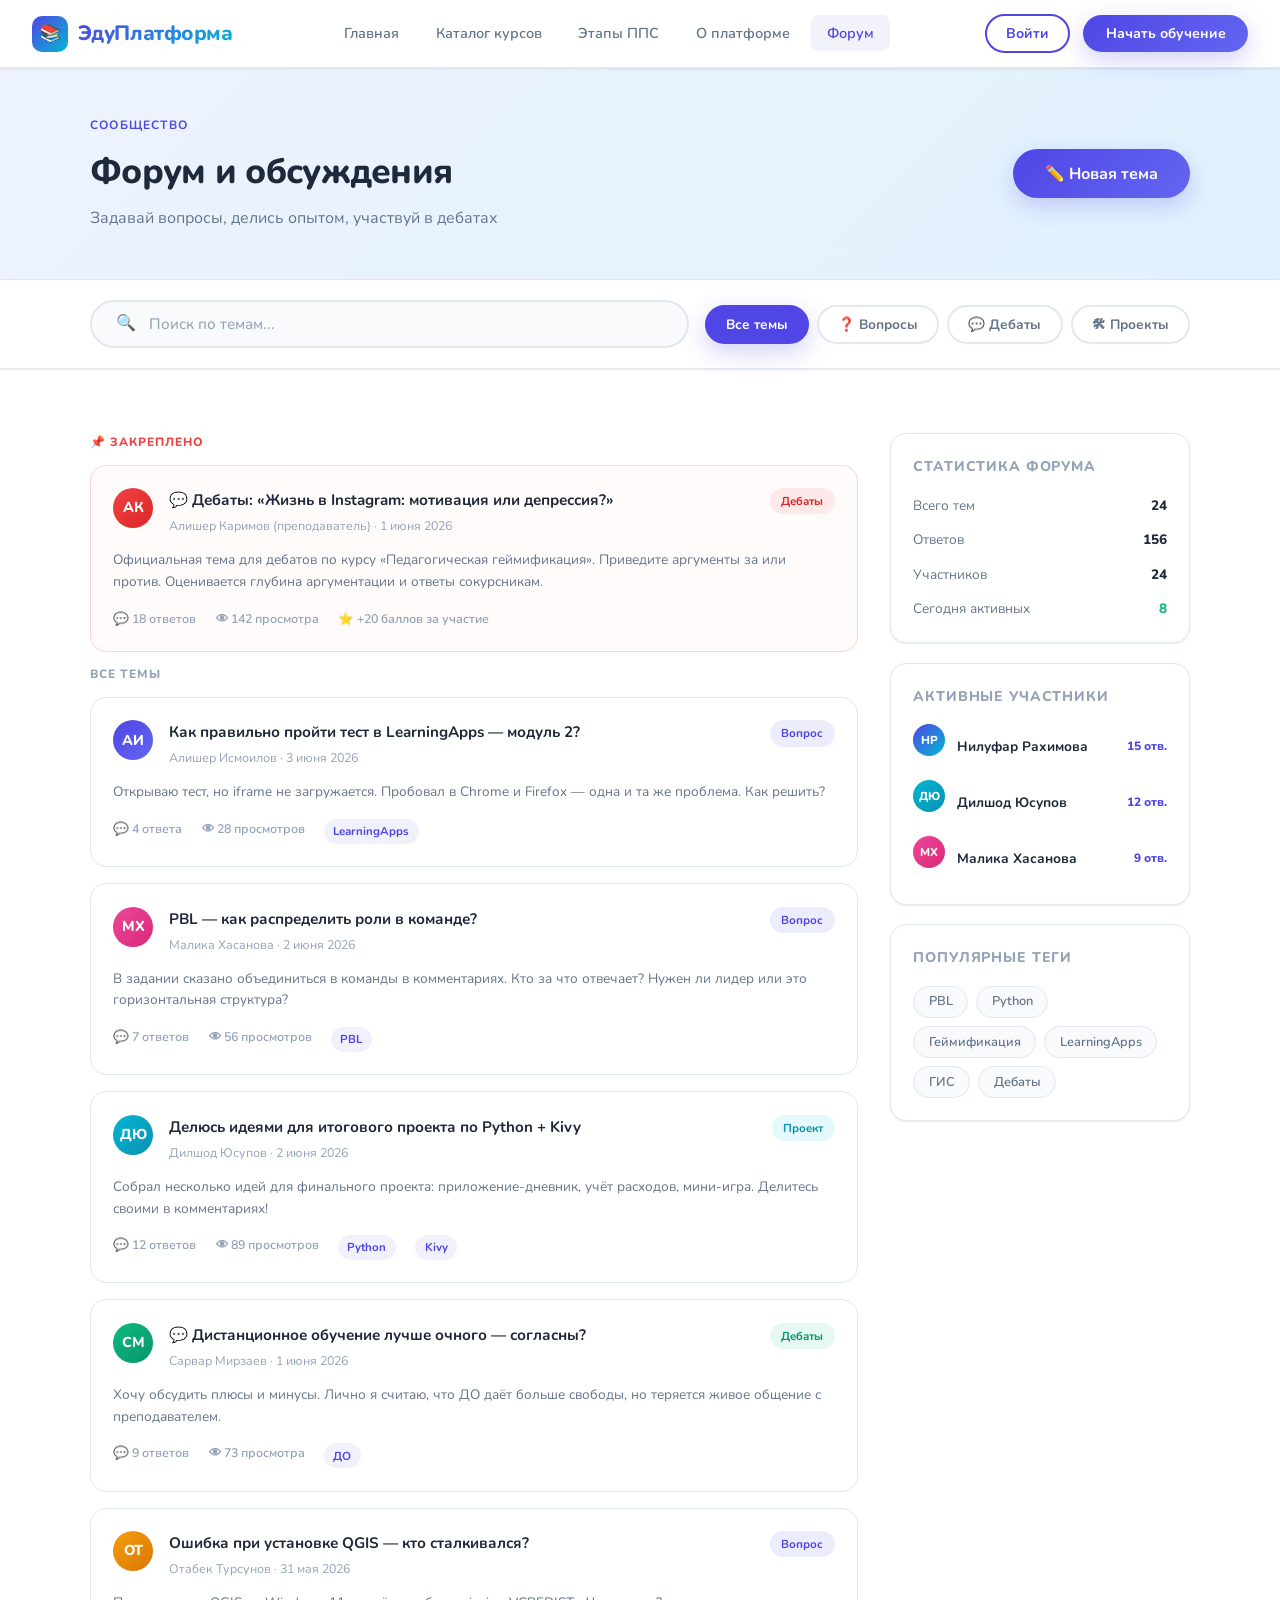
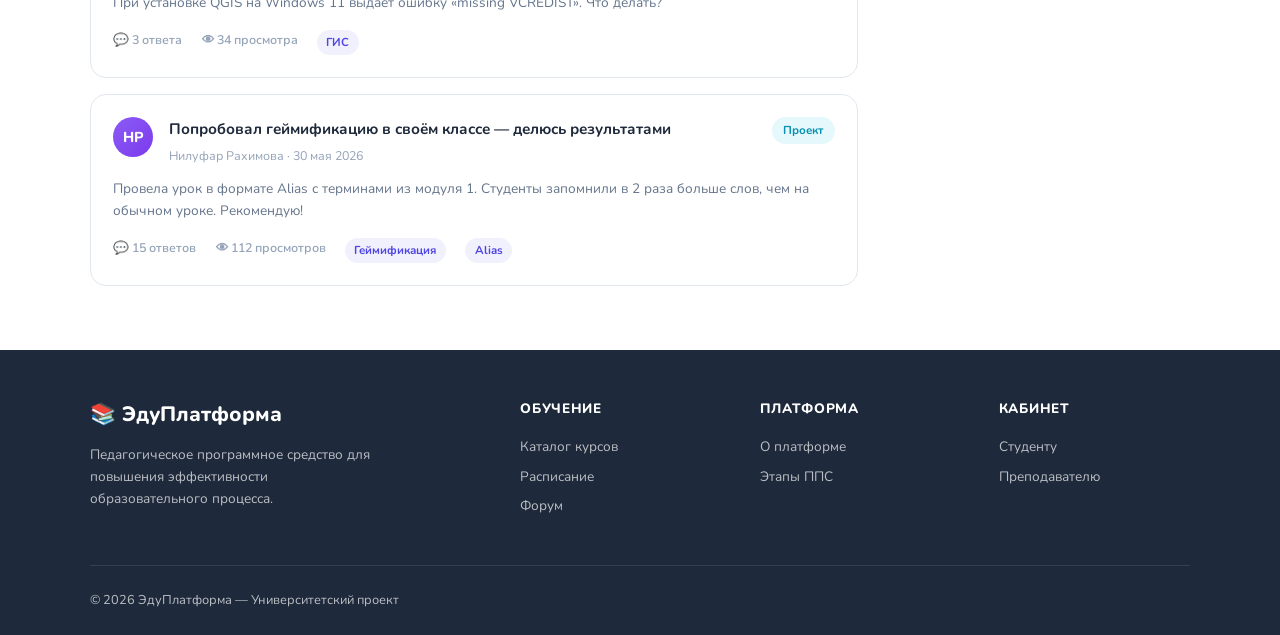
<file: forum.html>
<!DOCTYPE html>
<html lang="ru">
<head>
  <meta charset="UTF-8" />
  <meta name="viewport" content="width=device-width, initial-scale=1.0" />
  <title>Форум — ЭдуПлатформа</title>
  <link rel="stylesheet" href="style.css" />
</head>
<body>

<!-- НАВБАР -->
<nav class="navbar">
  <a href="index.html" class="nav-logo">
    <div class="logo-icon">📚</div>
    <span>ЭдуПлатформа</span>
  </a>
  <ul class="nav-links">
    <li><a href="index.html">Главная</a></li>
    <li><a href="catalog.html">Каталог курсов</a></li>
    <li><a href="stages.html">Этапы ППС</a></li>
    <li><a href="about.html">О платформе</a></li>
    <li><a href="forum.html" class="active">Форум</a></li>
  </ul>
  <div class="nav-actions">
    <button class="btn-login" onclick="openModal()">Войти</button>
    <button class="btn-primary" onclick="openModal()">Начать обучение</button>
  </div>
</nav>

<!-- ШАПКА -->
<section style="background:linear-gradient(135deg,#EEF2FF,#E0F2FE);padding:3rem 2rem;border-bottom:1px solid var(--border);">
  <div class="container" style="display:flex;align-items:center;justify-content:space-between;flex-wrap:wrap;gap:1.5rem;">
    <div>
      <div class="section-label">Сообщество</div>
      <h1 style="font-size:clamp(1.6rem,3vw,2.2rem);font-weight:800;letter-spacing:-0.02em;margin-bottom:0.4rem;">Форум и обсуждения</h1>
      <p style="color:var(--text-secondary);">Задавай вопросы, делись опытом, участвуй в дебатах</p>
    </div>
    <button class="btn-hero" onclick="showNewThread()">✏️ Новая тема</button>
  </div>
</section>

<!-- ФИЛЬТРЫ + ПОИСК -->
<section style="background:white;padding:1.2rem 2rem;border-bottom:1px solid var(--border);position:sticky;top:68px;z-index:50;box-shadow:var(--shadow-sm);">
  <div class="container" style="display:flex;gap:1rem;align-items:center;flex-wrap:wrap;">
    <div class="search-box" style="flex:1;min-width:200px;">
      <span>🔍</span>
      <input type="text" id="forumSearch" placeholder="Поиск по темам..." oninput="filterThreads()" />
    </div>
    <div style="display:flex;gap:0.5rem;flex-wrap:wrap;">
      <button class="filter-btn active" onclick="setForumFilter('all',this)">Все темы</button>
      <button class="filter-btn" onclick="setForumFilter('question',this)">❓ Вопросы</button>
      <button class="filter-btn" onclick="setForumFilter('debate',this)">💬 Дебаты</button>
      <button class="filter-btn" onclick="setForumFilter('project',this)">🛠 Проекты</button>
    </div>
  </div>
</section>

<!-- ОСНОВНОЙ КОНТЕНТ -->
<section class="section">
  <div class="container" style="display:grid;grid-template-columns:1fr 300px;gap:2rem;align-items:start;">

    <!-- СПИСОК ТЕМ -->
    <div>
      <!-- Форма новой темы (скрыта) -->
      <div id="newThreadForm" style="display:none;background:white;border:2px solid var(--primary);border-radius:var(--radius-lg);padding:1.5rem;margin-bottom:1.5rem;box-shadow:var(--shadow-md);">
        <h3 style="font-size:1rem;font-weight:800;margin-bottom:1rem;">✏️ Создать новую тему</h3>
        <div style="display:flex;flex-direction:column;gap:0.8rem;">
          <input type="text" id="newTitle" class="form-input" placeholder="Заголовок темы..." />
          <select class="form-input" id="newCategory">
            <option value="question">❓ Вопрос</option>
            <option value="debate">💬 Дебаты</option>
            <option value="project">🛠 Проект</option>
          </select>
          <textarea class="form-input" id="newText" rows="4" placeholder="Опишите вашу тему подробнее..." style="resize:vertical;border-radius:var(--radius);"></textarea>
          <div style="display:flex;gap:0.8rem;">
            <button class="btn-primary" style="padding:0.55rem 1.4rem;border-radius:var(--radius-full);font-size:0.88rem;" onclick="submitThread()">Опубликовать</button>
            <button onclick="hideNewThread()" style="padding:0.55rem 1.4rem;border-radius:var(--radius-full);border:1px solid var(--border);font-size:0.88rem;font-weight:600;color:var(--text-secondary);">Отмена</button>
          </div>
        </div>
      </div>

      <!-- Дебаты (закреплено) -->
      <div style="margin-bottom:0.8rem;">
        <div style="display:flex;align-items:center;gap:0.5rem;margin-bottom:0.8rem;">
          <span style="font-size:0.75rem;font-weight:800;color:var(--danger);text-transform:uppercase;letter-spacing:0.08em;">📌 Закреплено</span>
        </div>

        <div class="forum-thread" data-category="debate" data-title="жизнь instagram мотивация депрессия" style="border-color:rgba(239,68,68,0.2);background:rgba(239,68,68,0.02);">
          <div class="thread-header">
            <div class="thread-avatar" style="background:linear-gradient(135deg,#EF4444,#DC2626);">АК</div>
            <div style="flex:1;">
              <div class="thread-title">💬 Дебаты: «Жизнь в Instagram: мотивация или депрессия?»</div>
              <div class="thread-meta">Алишер Каримов (преподаватель) · 1 июня 2026</div>
            </div>
            <span class="badge-pill badge-red">Дебаты</span>
          </div>
          <div class="thread-preview">Официальная тема для дебатов по курсу «Педагогическая геймификация». Приведите аргументы за или против. Оценивается глубина аргументации и ответы сокурсникам.</div>
          <div class="thread-footer">
            <span>💬 18 ответов</span>
            <span>👁 142 просмотра</span>
            <span>⭐ +20 баллов за участие</span>
          </div>
        </div>
      </div>

      <!-- Все темы -->
      <div style="margin-bottom:0.8rem;">
        <div style="font-size:0.75rem;font-weight:800;color:var(--text-muted);text-transform:uppercase;letter-spacing:0.08em;margin-bottom:0.8rem;">Все темы</div>
      </div>

      <div class="forum-list" id="threadList">

        <div class="forum-thread" data-category="question" data-title="как пройти тест learningapps модуль 2">
          <div class="thread-header">
            <div class="thread-avatar" style="background:linear-gradient(135deg,#4F46E5,#6366F1);">АИ</div>
            <div style="flex:1;">
              <div class="thread-title">Как правильно пройти тест в LearningApps — модуль 2?</div>
              <div class="thread-meta">Алишер Исмоилов · 3 июня 2026</div>
            </div>
            <span class="badge-pill badge-blue">Вопрос</span>
          </div>
          <div class="thread-preview">Открываю тест, но iframe не загружается. Пробовал в Chrome и Firefox — одна и та же проблема. Как решить?</div>
          <div class="thread-footer">
            <span>💬 4 ответа</span><span>👁 28 просмотров</span>
            <span class="thread-tag">LearningApps</span>
          </div>
        </div>

        <div class="forum-thread" data-category="question" data-title="pbl командная работа как распределить роли">
          <div class="thread-header">
            <div class="thread-avatar" style="background:linear-gradient(135deg,#EC4899,#DB2777);">МХ</div>
            <div style="flex:1;">
              <div class="thread-title">PBL — как распределить роли в команде?</div>
              <div class="thread-meta">Малика Хасанова · 2 июня 2026</div>
            </div>
            <span class="badge-pill badge-blue">Вопрос</span>
          </div>
          <div class="thread-preview">В задании сказано объединиться в команды в комментариях. Кто за что отвечает? Нужен ли лидер или это горизонтальная структура?</div>
          <div class="thread-footer">
            <span>💬 7 ответов</span><span>👁 56 просмотров</span>
            <span class="thread-tag">PBL</span>
          </div>
        </div>

        <div class="forum-thread" data-category="project" data-title="python kivy проект идеи">
          <div class="thread-header">
            <div class="thread-avatar" style="background:linear-gradient(135deg,#06B6D4,#0891B2);">ДЮ</div>
            <div style="flex:1;">
              <div class="thread-title">Делюсь идеями для итогового проекта по Python + Kivy</div>
              <div class="thread-meta">Дилшод Юсупов · 2 июня 2026</div>
            </div>
            <span class="badge-pill badge-cyan">Проект</span>
          </div>
          <div class="thread-preview">Собрал несколько идей для финального проекта: приложение-дневник, учёт расходов, мини-игра. Делитесь своими в комментариях!</div>
          <div class="thread-footer">
            <span>💬 12 ответов</span><span>👁 89 просмотров</span>
            <span class="thread-tag">Python</span><span class="thread-tag">Kivy</span>
          </div>
        </div>

        <div class="forum-thread" data-category="debate" data-title="дистанционное обучение лучше очного">
          <div class="thread-header">
            <div class="thread-avatar" style="background:linear-gradient(135deg,#10B981,#059669);">СМ</div>
            <div style="flex:1;">
              <div class="thread-title">💬 Дистанционное обучение лучше очного — согласны?</div>
              <div class="thread-meta">Сарвар Мирзаев · 1 июня 2026</div>
            </div>
            <span class="badge-pill badge-green">Дебаты</span>
          </div>
          <div class="thread-preview">Хочу обсудить плюсы и минусы. Лично я считаю, что ДО даёт больше свободы, но теряется живое общение с преподавателем.</div>
          <div class="thread-footer">
            <span>💬 9 ответов</span><span>👁 73 просмотра</span>
            <span class="thread-tag">ДО</span>
          </div>
        </div>

        <div class="forum-thread" data-category="question" data-title="gis qgis установка ошибка">
          <div class="thread-header">
            <div class="thread-avatar" style="background:linear-gradient(135deg,#F59E0B,#D97706);">ОТ</div>
            <div style="flex:1;">
              <div class="thread-title">Ошибка при установке QGIS — кто сталкивался?</div>
              <div class="thread-meta">Отабек Турсунов · 31 мая 2026</div>
            </div>
            <span class="badge-pill badge-blue">Вопрос</span>
          </div>
          <div class="thread-preview">При установке QGIS на Windows 11 выдаёт ошибку «missing VCREDIST». Что делать?</div>
          <div class="thread-footer">
            <span>💬 3 ответа</span><span>👁 34 просмотра</span>
            <span class="thread-tag">ГИС</span>
          </div>
        </div>

        <div class="forum-thread" data-category="project" data-title="геймификация класс уроки опыт результаты">
          <div class="thread-header">
            <div class="thread-avatar" style="background:linear-gradient(135deg,#8B5CF6,#7C3AED);">НР</div>
            <div style="flex:1;">
              <div class="thread-title">Попробовал геймификацию в своём классе — делюсь результатами</div>
              <div class="thread-meta">Нилуфар Рахимова · 30 мая 2026</div>
            </div>
            <span class="badge-pill badge-cyan">Проект</span>
          </div>
          <div class="thread-preview">Провела урок в формате Alias с терминами из модуля 1. Студенты запомнили в 2 раза больше слов, чем на обычном уроке. Рекомендую!</div>
          <div class="thread-footer">
            <span>💬 15 ответов</span><span>👁 112 просмотров</span>
            <span class="thread-tag">Геймификация</span><span class="thread-tag">Alias</span>
          </div>
        </div>

      </div>

      <div id="noThreads" style="display:none;text-align:center;padding:3rem;color:var(--text-secondary);">
        <div style="font-size:3rem;margin-bottom:1rem;">🔍</div>
        <h3 style="font-weight:800;margin-bottom:0.5rem;">Тем не найдено</h3>
        <button class="filter-btn" onclick="resetForumFilter()" style="margin-top:0.5rem;">Сбросить фильтр</button>
      </div>
    </div>

    <!-- БОКОВАЯ ПАНЕЛЬ -->
    <div style="position:sticky;top:140px;display:flex;flex-direction:column;gap:1.2rem;">

      <!-- Статистика форума -->
      <div style="background:white;border:1px solid var(--border);border-radius:var(--radius-lg);padding:1.4rem;box-shadow:var(--shadow-sm);">
        <h3 style="font-size:0.88rem;font-weight:800;color:var(--text-muted);text-transform:uppercase;letter-spacing:0.06em;margin-bottom:1rem;">Статистика форума</h3>
        <div style="display:flex;flex-direction:column;gap:0.8rem;">
          <div style="display:flex;justify-content:space-between;font-size:0.85rem;">
            <span style="color:var(--text-secondary);">Всего тем</span>
            <span style="font-weight:800;">24</span>
          </div>
          <div style="display:flex;justify-content:space-between;font-size:0.85rem;">
            <span style="color:var(--text-secondary);">Ответов</span>
            <span style="font-weight:800;">156</span>
          </div>
          <div style="display:flex;justify-content:space-between;font-size:0.85rem;">
            <span style="color:var(--text-secondary);">Участников</span>
            <span style="font-weight:800;">24</span>
          </div>
          <div style="display:flex;justify-content:space-between;font-size:0.85rem;">
            <span style="color:var(--text-secondary);">Сегодня активных</span>
            <span style="font-weight:800;color:var(--success);">8</span>
          </div>
        </div>
      </div>

      <!-- Активные участники -->
      <div style="background:white;border:1px solid var(--border);border-radius:var(--radius-lg);padding:1.4rem;box-shadow:var(--shadow-sm);">
        <h3 style="font-size:0.88rem;font-weight:800;color:var(--text-muted);text-transform:uppercase;letter-spacing:0.06em;margin-bottom:1rem;">Активные участники</h3>
        <div style="display:flex;flex-direction:column;gap:0.7rem;">
          <div style="display:flex;align-items:center;gap:0.7rem;">
            <div class="avatar" style="width:32px;height:32px;font-size:0.72rem;flex-shrink:0;">НР</div>
            <div style="flex:1;font-size:0.85rem;font-weight:700;">Нилуфар Рахимова</div>
            <span style="font-size:0.75rem;font-weight:800;color:var(--primary);">15 отв.</span>
          </div>
          <div style="display:flex;align-items:center;gap:0.7rem;">
            <div class="avatar" style="width:32px;height:32px;font-size:0.72rem;flex-shrink:0;background:linear-gradient(135deg,#06B6D4,#0891B2);">ДЮ</div>
            <div style="flex:1;font-size:0.85rem;font-weight:700;">Дилшод Юсупов</div>
            <span style="font-size:0.75rem;font-weight:800;color:var(--primary);">12 отв.</span>
          </div>
          <div style="display:flex;align-items:center;gap:0.7rem;">
            <div class="avatar" style="width:32px;height:32px;font-size:0.72rem;flex-shrink:0;background:linear-gradient(135deg,#EC4899,#DB2777);">МХ</div>
            <div style="flex:1;font-size:0.85rem;font-weight:700;">Малика Хасанова</div>
            <span style="font-size:0.75rem;font-weight:800;color:var(--primary);">9 отв.</span>
          </div>
        </div>
      </div>

      <!-- Теги -->
      <div style="background:white;border:1px solid var(--border);border-radius:var(--radius-lg);padding:1.4rem;box-shadow:var(--shadow-sm);">
        <h3 style="font-size:0.88rem;font-weight:800;color:var(--text-muted);text-transform:uppercase;letter-spacing:0.06em;margin-bottom:1rem;">Популярные теги</h3>
        <div style="display:flex;flex-wrap:wrap;gap:0.5rem;">
          <span class="tag" onclick="searchForumTag('PBL')">PBL</span>
          <span class="tag" onclick="searchForumTag('Python')">Python</span>
          <span class="tag" onclick="searchForumTag('Геймификация')">Геймификация</span>
          <span class="tag" onclick="searchForumTag('LearningApps')">LearningApps</span>
          <span class="tag" onclick="searchForumTag('ГИС')">ГИС</span>
          <span class="tag" onclick="searchForumTag('Дебаты')">Дебаты</span>
        </div>
      </div>

    </div>
  </div>
</section>

<!-- ФУТЕР -->
<footer>
  <div class="footer-inner">
    <div>
      <div class="footer-logo">📚 ЭдуПлатформа</div>
      <p style="font-size:0.85rem;line-height:1.6;max-width:280px;">Педагогическое программное средство для повышения эффективности образовательного процесса.</p>
    </div>
    <div class="footer-col">
      <h4>Обучение</h4>
      <a href="catalog.html">Каталог курсов</a>
      <a href="schedule.html">Расписание</a>
      <a href="forum.html">Форум</a>
    </div>
    <div class="footer-col">
      <h4>Платформа</h4>
      <a href="about.html">О платформе</a>
      <a href="stages.html">Этапы ППС</a>
    </div>
    <div class="footer-col">
      <h4>Кабинет</h4>
      <a href="student.html">Студенту</a>
      <a href="teacher.html">Преподавателю</a>
    </div>
  </div>
  <div class="footer-bottom">
    <span>© 2026 ЭдуПлатформа — Университетский проект</span>
  </div>
</footer>

<!-- МОДАЛКА -->
<div class="modal-overlay" id="modalOverlay" onclick="closeModalOutside(event)">
  <div class="modal">
    <div id="stepPhone">
      <h2>👋 Войдите, чтобы писать на форуме</h2>
      <p>Введите номер телефона</p>
      <div class="form-group">
        <label class="form-label">Номер телефона</label>
        <div class="phone-input-wrap">
          <span class="phone-prefix">🇺🇿 +998</span>
          <input type="tel" id="phoneInput" placeholder="90 123 45 67" maxlength="12" />
        </div>
      </div>
      <div class="form-group">
        <label class="form-label">Я вхожу как</label>
        <select class="form-input" id="roleSelect">
          <option value="student">👨‍🎓 Студент</option>
          <option value="teacher">👨‍🏫 Преподаватель</option>
        </select>
      </div>
      <button class="btn-full" onclick="sendOTP()">Получить SMS-код →</button>
    </div>
    <div id="stepOTP" style="display:none;">
      <h2>📱 Введите код</h2>
      <p id="otpDesc">Код отправлен на ваш номер</p>
      <div class="otp-inputs">
        <input class="otp-input" type="text" maxlength="1" id="otp1" oninput="otpNext(this,'otp2')" />
        <input class="otp-input" type="text" maxlength="1" id="otp2" oninput="otpNext(this,'otp3')" />
        <input class="otp-input" type="text" maxlength="1" id="otp3" oninput="otpNext(this,'otp4')" />
        <input class="otp-input" type="text" maxlength="1" id="otp4" oninput="otpNext(this,null)" />
      </div>
      <button class="btn-full" onclick="verifyOTP()">Войти ✓</button>
      <button onclick="backToPhone()" style="width:100%;margin-top:0.5rem;color:var(--text-secondary);font-size:0.85rem;font-weight:600;">← Изменить номер</button>
    </div>
  </div>
</div>

<script src="script.js"></script>
<script>
let forumFilter = 'all';

function setForumFilter(cat, btn) {
  forumFilter = cat;
  document.querySelectorAll('.filter-btn').forEach(b => b.classList.remove('active'));
  btn.classList.add('active');
  filterThreads();
}

function filterThreads() {
  const q = document.getElementById('forumSearch').value.toLowerCase();
  let any = false;
  document.querySelectorAll('#threadList .forum-thread').forEach(t => {
    const matchCat = forumFilter === 'all' || t.dataset.category === forumFilter;
    const matchQ   = !q || t.dataset.title.includes(q) || t.querySelector('.thread-title').textContent.toLowerCase().includes(q);
    t.style.display = (matchCat && matchQ) ? 'block' : 'none';
    if (matchCat && matchQ) any = true;
  });
  document.getElementById('noThreads').style.display = any ? 'none' : 'block';
}

function resetForumFilter() {
  forumFilter = 'all';
  document.querySelectorAll('.filter-btn').forEach(b => b.classList.remove('active'));
  document.querySelector('.filter-btn').classList.add('active');
  document.getElementById('forumSearch').value = '';
  filterThreads();
}

function searchForumTag(tag) {
  document.getElementById('forumSearch').value = tag;
  filterThreads();
}

function showNewThread() { document.getElementById('newThreadForm').style.display = 'block'; document.getElementById('newThreadForm').scrollIntoView({behavior:'smooth'}); }
function hideNewThread() { document.getElementById('newThreadForm').style.display = 'none'; }

function submitThread() {
  const title = document.getElementById('newTitle').value.trim();
  const text  = document.getElementById('newText').value.trim();
  const cat   = document.getElementById('newCategory').value;
  if (!title || !text) { alert('Заполните заголовок и текст'); return; }

  const labels = {question:'badge-blue', debate:'badge-green', project:'badge-cyan'};
  const names  = {question:'Вопрос', debate:'Дебаты', project:'Проект'};

  const div = document.createElement('div');
  div.className = 'forum-thread';
  div.dataset.category = cat;
  div.dataset.title = title.toLowerCase();
  div.innerHTML = `
    <div class="thread-header">
      <div class="thread-avatar" style="background:linear-gradient(135deg,#4F46E5,#6366F1);">Я</div>
      <div style="flex:1;">
        <div class="thread-title">${title}</div>
        <div class="thread-meta">Вы · Только что</div>
      </div>
      <span class="badge-pill ${labels[cat]}">${names[cat]}</span>
    </div>
    <div class="thread-preview">${text}</div>
    <div class="thread-footer"><span>💬 0 ответов</span><span>👁 1 просмотр</span></div>`;

  document.getElementById('threadList').prepend(div);
  hideNewThread();
  document.getElementById('newTitle').value = '';
  document.getElementById('newText').value  = '';
}
</script>
</body>
</html>
</file>
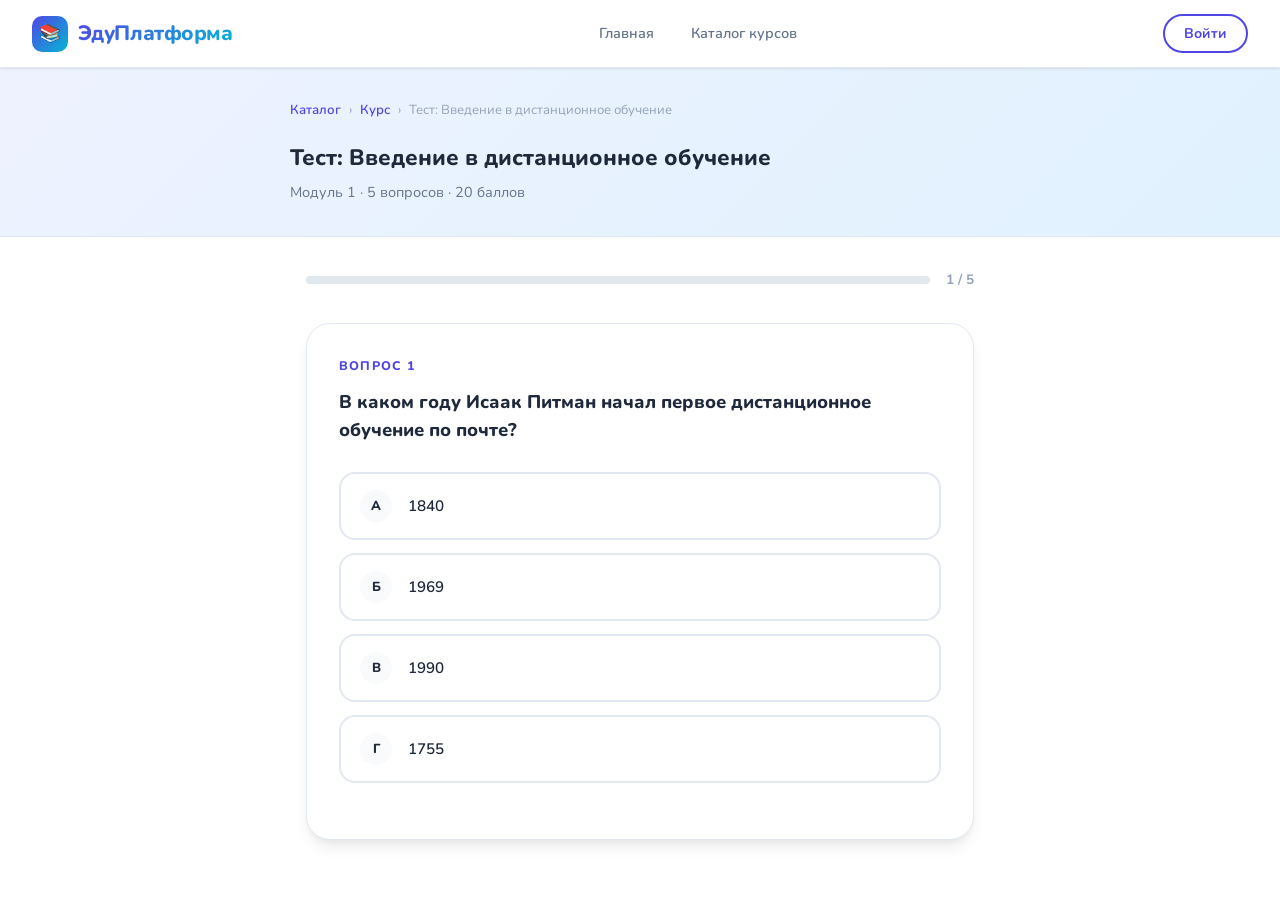
<file: quiz.html>
<!DOCTYPE html>
<html lang="ru">
<head>
  <meta charset="UTF-8" />
  <meta name="viewport" content="width=device-width, initial-scale=1.0" />
  <title>Тест — ЭдуПлатформа</title>
  <link rel="stylesheet" href="style.css" />
  <style>
    .quiz-wrap {
      max-width: 700px;
      margin: 2rem auto;
      padding: 0 1rem;
    }

    .quiz-progress {
      display: flex;
      align-items: center;
      gap: 1rem;
      margin-bottom: 2rem;
    }

    .quiz-progress-bar {
      flex: 1;
      height: 8px;
      background: var(--border);
      border-radius: var(--radius-full);
      overflow: hidden;
    }

    .quiz-progress-fill {
      height: 100%;
      background: linear-gradient(90deg, var(--primary), var(--secondary));
      border-radius: var(--radius-full);
      transition: width 0.4s ease;
    }

    .quiz-progress-text {
      font-size: 0.85rem;
      font-weight: 700;
      color: var(--text-muted);
      white-space: nowrap;
    }

    .quiz-card {
      background: white;
      border: 1px solid var(--border);
      border-radius: var(--radius-xl);
      padding: 2rem;
      box-shadow: var(--shadow-md);
      animation: fadeUp 0.3s ease;
    }

    .quiz-num {
      font-size: 0.78rem;
      font-weight: 800;
      color: var(--primary);
      text-transform: uppercase;
      letter-spacing: 0.1em;
      margin-bottom: 0.8rem;
    }

    .quiz-question {
      font-size: 1.15rem;
      font-weight: 800;
      color: var(--text);
      line-height: 1.5;
      margin-bottom: 1.8rem;
    }

    .quiz-options {
      display: flex;
      flex-direction: column;
      gap: 0.8rem;
    }

    .quiz-option {
      display: flex;
      align-items: center;
      gap: 1rem;
      padding: 1rem 1.2rem;
      border: 2px solid var(--border);
      border-radius: var(--radius-lg);
      cursor: pointer;
      transition: all 0.2s ease;
      background: white;
      text-align: left;
      font-family: var(--font);
      font-size: 0.95rem;
      font-weight: 600;
      color: var(--text);
    }

    .quiz-option:hover {
      border-color: var(--primary);
      background: rgba(79,70,229,0.04);
      transform: translateX(4px);
    }

    .quiz-option.selected {
      border-color: var(--primary);
      background: rgba(79,70,229,0.07);
      color: var(--primary);
    }

    .quiz-option.correct {
      border-color: var(--success);
      background: rgba(16,185,129,0.08);
      color: #065F46;
    }

    .quiz-option.wrong {
      border-color: var(--danger);
      background: rgba(239,68,68,0.07);
      color: #991B1B;
    }

    .quiz-option.disabled {
      pointer-events: none;
    }

    .option-letter {
      width: 32px;
      height: 32px;
      border-radius: 50%;
      background: var(--bg-soft);
      display: flex;
      align-items: center;
      justify-content: center;
      font-size: 0.82rem;
      font-weight: 800;
      flex-shrink: 0;
      transition: all 0.2s;
    }

    .quiz-option.selected .option-letter { background: var(--primary); color: white; }
    .quiz-option.correct .option-letter  { background: var(--success); color: white; }
    .quiz-option.wrong .option-letter    { background: var(--danger);  color: white; }

    .quiz-feedback {
      margin-top: 1.2rem;
      padding: 0.9rem 1.2rem;
      border-radius: var(--radius);
      font-size: 0.9rem;
      font-weight: 600;
      display: none;
    }

    .quiz-feedback.correct {
      background: rgba(16,185,129,0.1);
      border: 1px solid rgba(16,185,129,0.25);
      color: #065F46;
    }

    .quiz-feedback.wrong {
      background: rgba(239,68,68,0.08);
      border: 1px solid rgba(239,68,68,0.2);
      color: #991B1B;
    }

    .quiz-nav {
      display: flex;
      justify-content: flex-end;
      margin-top: 1.5rem;
    }

    .btn-next {
      padding: 0.75rem 2rem;
      border-radius: var(--radius-full);
      background: linear-gradient(135deg, var(--primary), var(--primary-light));
      color: white;
      font-size: 0.95rem;
      font-weight: 700;
      border: none;
      cursor: pointer;
      transition: var(--transition);
      box-shadow: var(--shadow-primary);
      display: none;
    }

    .btn-next:hover { transform: translateY(-2px); box-shadow: 0 10px 30px rgba(79,70,229,0.35); }

    /* РЕЗУЛЬТАТ */
    .quiz-result {
      background: white;
      border: 1px solid var(--border);
      border-radius: var(--radius-xl);
      padding: 3rem 2rem;
      text-align: center;
      box-shadow: var(--shadow-md);
      display: none;
      animation: fadeUp 0.4s ease;
    }

    .result-emoji { font-size: 4rem; margin-bottom: 1rem; }

    .result-score {
      font-size: 3.5rem;
      font-weight: 900;
      letter-spacing: -0.03em;
      margin-bottom: 0.3rem;
    }

    .result-label {
      font-size: 1.1rem;
      font-weight: 700;
      margin-bottom: 0.5rem;
    }

    .result-sub {
      font-size: 0.9rem;
      color: var(--text-secondary);
      margin-bottom: 2rem;
    }

    .result-breakdown {
      display: flex;
      justify-content: center;
      gap: 2rem;
      margin-bottom: 2rem;
      flex-wrap: wrap;
    }

    .breakdown-item {
      text-align: center;
    }

    .breakdown-num {
      font-size: 1.8rem;
      font-weight: 800;
      line-height: 1;
    }

    .breakdown-label {
      font-size: 0.78rem;
      color: var(--text-muted);
      font-weight: 600;
      margin-top: 0.2rem;
    }

    .result-answers {
      text-align: left;
      background: var(--bg-soft);
      border-radius: var(--radius-lg);
      padding: 1.2rem;
      margin-bottom: 1.5rem;
    }

    .answer-row {
      display: flex;
      align-items: flex-start;
      gap: 0.8rem;
      padding: 0.6rem 0;
      border-bottom: 1px solid var(--border);
      font-size: 0.85rem;
    }

    .answer-row:last-child { border-bottom: none; }

    .answer-icon { flex-shrink: 0; font-size: 1rem; margin-top: 0.1rem; }
    .answer-text { flex: 1; line-height: 1.5; }
    .answer-correct { font-size: 0.78rem; color: var(--success); font-weight: 700; }

    .result-btns {
      display: flex;
      gap: 1rem;
      justify-content: center;
      flex-wrap: wrap;
    }
  </style>
</head>
<body>

<!-- НАВБАР -->
<nav class="navbar">
  <a href="index.html" class="nav-logo">
    <div class="logo-icon">📚</div>
    <span>ЭдуПлатформа</span>
  </a>
  <ul class="nav-links">
    <li><a href="index.html">Главная</a></li>
    <li><a href="catalog.html">Каталог курсов</a></li>
  </ul>
  <div class="nav-actions">
    <button class="btn-login" onclick="openModal()">Войти</button>
  </div>
</nav>

<!-- ШАПКА ТЕСТА -->
<section style="background:linear-gradient(135deg,#EEF2FF,#E0F2FE);padding:2rem;border-bottom:1px solid var(--border);">
  <div style="max-width:700px;margin:0 auto;">
    <div class="breadcrumb">
      <a href="catalog.html">Каталог</a>
      <span>›</span>
      <a id="backLink" href="course.html?id=1">Курс</a>
      <span>›</span>
      <span id="quizBreadcrumb">Тест</span>
    </div>
    <h1 id="quizTitle" style="font-size:1.4rem;font-weight:800;margin-top:0.5rem;"></h1>
    <p id="quizDesc" style="font-size:0.9rem;color:var(--text-secondary);margin-top:0.3rem;"></p>
  </div>
</section>

<!-- ТЕСТ -->
<div class="quiz-wrap">

  <!-- Прогресс -->
  <div class="quiz-progress" id="quizProgress">
    <div class="quiz-progress-bar">
      <div class="quiz-progress-fill" id="progressFill" style="width:0%"></div>
    </div>
    <div class="quiz-progress-text" id="progressText">1 / 5</div>
  </div>

  <!-- Карточка вопроса -->
  <div class="quiz-card" id="quizCard">
    <div class="quiz-num" id="questionNum">Вопрос 1</div>
    <div class="quiz-question" id="questionText"></div>
    <div class="quiz-options" id="questionOptions"></div>
    <div class="quiz-feedback" id="quizFeedback"></div>
    <div class="quiz-nav">
      <button class="btn-next" id="btnNext" onclick="nextQuestion()">
        Следующий вопрос →
      </button>
    </div>
  </div>

  <!-- Результат -->
  <div class="quiz-result" id="quizResult">
    <div class="result-emoji" id="resultEmoji">🎉</div>
    <div class="result-score" id="resultScore"></div>
    <div class="result-label" id="resultLabel"></div>
    <div class="result-sub" id="resultSub"></div>

    <div class="result-breakdown">
      <div class="breakdown-item">
        <div class="breakdown-num" id="correctCount" style="color:var(--success);">0</div>
        <div class="breakdown-label">Правильно</div>
      </div>
      <div class="breakdown-item">
        <div class="breakdown-num" id="wrongCount" style="color:var(--danger);">0</div>
        <div class="breakdown-label">Неправильно</div>
      </div>
      <div class="breakdown-item">
        <div class="breakdown-num" id="pointsEarned" style="color:var(--primary);">0</div>
        <div class="breakdown-label">Баллов</div>
      </div>
    </div>

    <div class="result-answers" id="resultAnswers"></div>

    <div class="result-btns">
      <button class="btn-hero-outline" onclick="restartQuiz()" style="display:inline-flex;">🔄 Пройти снова</button>
      <a id="backToCourse" href="course.html?id=1" class="btn-hero" style="display:inline-flex;">📚 Вернуться к курсу</a>
    </div>
  </div>

</div>

<!-- МОДАЛКА -->
<div class="modal-overlay" id="modalOverlay" onclick="closeModalOutside(event)">
  <div class="modal">
    <div id="stepPhone">
      <h2>👋 Войдите для сохранения результата</h2>
      <p>Введите номер телефона</p>
      <div class="form-group">
        <label class="form-label">Номер телефона</label>
        <div class="phone-input-wrap">
          <span class="phone-prefix">🇺🇿 +998</span>
          <input type="tel" id="phoneInput" placeholder="90 123 45 67" maxlength="12" />
        </div>
      </div>
      <div class="form-group">
        <label class="form-label">Я вхожу как</label>
        <select class="form-input" id="roleSelect">
          <option value="student">👨‍🎓 Студент</option>
          <option value="teacher">👨‍🏫 Преподаватель</option>
        </select>
      </div>
      <button class="btn-full" onclick="sendOTP()">Получить SMS-код →</button>
    </div>
    <div id="stepOTP" style="display:none;">
      <h2>📱 Введите код</h2>
      <p id="otpDesc">Код отправлен на ваш номер</p>
      <div class="otp-inputs">
        <input class="otp-input" type="text" maxlength="1" id="otp1" oninput="otpNext(this,'otp2')" />
        <input class="otp-input" type="text" maxlength="1" id="otp2" oninput="otpNext(this,'otp3')" />
        <input class="otp-input" type="text" maxlength="1" id="otp3" oninput="otpNext(this,'otp4')" />
        <input class="otp-input" type="text" maxlength="1" id="otp4" oninput="otpNext(this,null)" />
      </div>
      <button class="btn-full" onclick="verifyOTP()">Войти ✓</button>
      <button onclick="backToPhone()" style="width:100%;margin-top:0.5rem;color:var(--text-secondary);font-size:0.85rem;font-weight:600;">← Изменить номер</button>
    </div>
  </div>
</div>

<script src="script.js"></script>
<script>

// ══════════════════════════════════
//   БАНК ТЕСТОВ
// ══════════════════════════════════

const QUIZZES = {

  // Курс 1, Модуль 1 — Введение в ДО
  'c1m1': {
    title: 'Тест: Введение в дистанционное обучение',
    desc: 'Модуль 1 · 5 вопросов · 20 баллов',
    courseId: 1,
    questions: [
      {
        q: 'В каком году Исаак Питман начал первое дистанционное обучение по почте?',
        options: ['1840', '1969', '1990', '1755'],
        correct: 0,
        explanation: 'В 1840 году Исаак Питман начал обучать стенографии по почте в Великобритании — это считается началом дистанционного образования.'
      },
      {
        q: 'Как расшифровывается аббревиатура LMS?',
        options: [
          'Система управления обучением',
          'Язык математических систем',
          'Метод логического структурирования',
          'Локальная медиасеть'
        ],
        correct: 0,
        explanation: 'LMS (Learning Management System) — система управления обучением, например Moodle или Google Classroom.'
      },
      {
        q: 'Какой принцип дистанционного обучения позволяет учиться из любой точки мира?',
        options: ['Доступность', 'Гибкость', 'Интерактивность', 'Индивидуализация'],
        correct: 0,
        explanation: 'Принцип доступности (дальнодействия) стирает географические границы — студент может учиться у преподавателей ведущих мировых университетов без переезда.'
      },
      {
        q: 'В каком году был создан Открытый университет Великобритании (Open University)?',
        options: ['1969', '1840', '2005', '1991'],
        correct: 0,
        explanation: 'Open University был создан в 1969 году — это первый вуз, предлагающий получение степени исключительно через дистанционные форматы.'
      },
      {
        q: 'Как называются массовые открытые онлайн-курсы?',
        options: ['MOOC', 'LMS', 'VR', 'API'],
        correct: 0,
        explanation: 'MOOC (Massive Open Online Courses) — массовые открытые онлайн-курсы, например Coursera или edX.'
      }
    ]
  },

  // Курс 1, Модуль 2 — PBL
  'c1m2': {
    title: 'Тест: Проблемно-ориентированное обучение (PBL)',
    desc: 'Модуль 2 · 5 вопросов · 20 баллов',
    courseId: 1,
    questions: [
      {
        q: 'Что означает аббревиатура PBL?',
        options: [
          'Problem-Based Learning (проблемно-ориентированное обучение)',
          'Project-Based Lesson (проектный урок)',
          'Personal Blended Learning (смешанное обучение)',
          'Pedagogical Basic Level (базовый педагогический уровень)'
        ],
        correct: 0,
        explanation: 'PBL — Problem-Based Learning, метод обучения через решение реальных проблем.'
      },
      {
        q: 'Какая страна считается родиной академической модели PBL?',
        options: ['Дания', 'США', 'Германия', 'Япония'],
        correct: 0,
        explanation: 'Датская академическая модель PBL широко признана как эталонная — она активно применяется в ведущих университетах Дании.'
      },
      {
        q: 'Что является главным отличием метода PBL от традиционной лекции?',
        options: [
          'Студенты сами ищут решение реальной проблемы',
          'Преподаватель читает больше лекций',
          'Используются только видеоматериалы',
          'Нет никаких заданий'
        ],
        correct: 0,
        explanation: 'В PBL вместо лекции студентам даётся реальная проблемная задача, для решения которой они самостоятельно изучают теорию.'
      },
      {
        q: 'Как роль преподавателя меняется при PBL-подходе?',
        options: [
          'Становится ментором и фасилитатором',
          'Остаётся основным источником знаний',
          'Полностью исчезает',
          'Становится только оценщиком'
        ],
        correct: 0,
        explanation: 'При PBL преподаватель трансформируется из "транслятора знаний" в ментора — он направляет и помогает, но не даёт готовые ответы.'
      },
      {
        q: 'Какой инструмент Google удобнее всего использовать для организации PBL в дистанционном формате?',
        options: ['Google Classroom', 'Google Maps', 'Google Translate', 'Google Drive'],
        correct: 0,
        explanation: 'Google Classroom позволяет публиковать задания, организовывать командную работу в комментариях и отслеживать прогресс студентов.'
      }
    ]
  },

  // Курс 1, Модуль 3 — Геймификация
  'c1m3': {
    title: 'Тест: Геймификация и рейтинговая система',
    desc: 'Модуль 3 · 5 вопросов · 20 баллов',
    courseId: 1,
    questions: [
      {
        q: 'Что такое педагогическая геймификация?',
        options: [
          'Применение игровых механик в образовательном процессе',
          'Проведение уроков в форме компьютерных игр',
          'Замена учебников на планшеты',
          'Оценка студентов по игровым результатам'
        ],
        correct: 0,
        explanation: 'Геймификация — это применение игровых механик (баллы, бейджи, уровни, соревнование) в образовательном процессе для повышения мотивации.'
      },
      {
        q: 'Что такое «лидерборд» в контексте образовательной платформы?',
        options: [
          'Рейтинговая таблица с баллами студентов',
          'Доска для написания мелом',
          'Список учебников',
          'Расписание занятий'
        ],
        correct: 0,
        explanation: 'Лидерборд — это рейтинговая таблица, где студенты видят свои баллы и позицию среди однокурсников. Это создаёт здоровую соревновательность.'
      },
      {
        q: 'Какую игровую механику использует формат SOYA?',
        options: ['Тайные роли', 'Карточные дуэли', 'Монополию', 'Викторину'],
        correct: 0,
        explanation: 'SOYA использует механику тайных ролей — студенты получают скрытые роли и должны выполнять задачи, не раскрывая свою роль другим.'
      },
      {
        q: 'Какой формат лучше всего подходит для закрепления терминологии?',
        options: ['Alias или Wordle', 'Только лекции', 'Письменные эссе', 'Устный экзамен'],
        correct: 0,
        explanation: 'Alias (объяснение слова без его произношения) и Wordle (угадывание слова) отлично подходят для запоминания терминов в игровой форме.'
      },
      {
        q: 'Как Google Таблицы используются в рейтинговой системе?',
        options: [
          'Для создания публичного лидерборда группы',
          'Для написания эссе',
          'Для видеосвязи',
          'Для хранения фотографий'
        ],
        correct: 0,
        explanation: 'Оценки из Google Classroom экспортируются в Google Таблицы одной кнопкой, где можно создать красивый лидерборд с автоматическим обновлением.'
      }
    ]
  },

  // Курс 2, Модуль 1 — Основы геймификации
  'c2m1': {
    title: 'Тест: Основы геймификации в образовании',
    desc: 'Модуль 1 · 5 вопросов · 20 баллов',
    courseId: 2,
    questions: [
      {
        q: 'Какой из элементов НЕ относится к игровым механикам геймификации?',
        options: ['Традиционный письменный экзамен', 'Баллы', 'Бейджи', 'Уровни'],
        correct: 0,
        explanation: 'Традиционный письменный экзамен — это классический инструмент оценки, не связанный с геймификацией. Игровые механики: баллы, бейджи, уровни, лидерборд.'
      },
      {
        q: 'Какова главная цель геймификации в образовании?',
        options: [
          'Повысить мотивацию и вовлечённость студентов',
          'Заменить все учебники играми',
          'Упростить работу преподавателя',
          'Сократить время обучения'
        ],
        correct: 0,
        explanation: 'Главная цель — повысить внутреннюю мотивацию студентов через игровые механики, делая процесс обучения более увлекательным.'
      },
      {
        q: 'Что такое "стрик" в контексте образовательной платформы?',
        options: [
          'Количество дней подряд активного обучения',
          'Количество правильных ответов подряд',
          'Серия побед в соревнованиях',
          'Скорость прохождения модуля'
        ],
        correct: 0,
        explanation: 'Стрик — это серия дней подряд, в которые студент заходил на платформу. Поддерживает привычку ежедневного обучения.'
      },
      {
        q: 'Как называется система наград за достижения в учёбе?',
        options: ['Бейджи (значки)', 'Дипломы', 'Грамоты', 'Сертификаты'],
        correct: 0,
        explanation: 'Бейджи (значки) — это цифровые награды за конкретные достижения: завершение курса, активность на форуме, высокие баллы.'
      },
      {
        q: 'Какой принцип лежит в основе эффективной геймификации?',
        options: [
          'Немедленная обратная связь за действия',
          'Максимально сложные задания',
          'Отсутствие оценок',
          'Только индивидуальная работа'
        ],
        correct: 0,
        explanation: 'Немедленная обратная связь — ключевой принцип. Студент должен сразу видеть результат своих действий: получил балл, заработал бейдж, поднялся в рейтинге.'
      }
    ]
  },

  // Курс 3, Модуль 1 — Основы Python
  'c3m1': {
    title: 'Тест: Основы Python',
    desc: 'Модуль 1 · 5 вопросов · 20 баллов',
    courseId: 3,
    questions: [
      {
        q: 'Какой символ используется для комментариев в Python?',
        options: ['#', '//', '/*', '--'],
        correct: 0,
        explanation: 'В Python символ # используется для однострочных комментариев. Пример: # это комментарий'
      },
      {
        q: 'Как объявить переменную в Python?',
        options: ['name = "Алишер"', 'var name = "Алишер"', 'let name = "Алишер"', 'string name = "Алишер"'],
        correct: 0,
        explanation: 'В Python переменные объявляются без ключевых слов — просто name = значение. Тип определяется автоматически.'
      },
      {
        q: 'Что выведет: print(2 ** 3)?',
        options: ['8', '6', '23', 'Ошибку'],
        correct: 0,
        explanation: '** — оператор возведения в степень. 2 ** 3 = 2³ = 8.'
      },
      {
        q: 'Какой тип данных возвращает функция input()?',
        options: ['str (строка)', 'int (целое число)', 'float (дробное)', 'bool (булево)'],
        correct: 0,
        explanation: 'Функция input() всегда возвращает строку (str). Для работы с числами нужно преобразование: int(input()) или float(input()).'
      },
      {
        q: 'Как правильно написать условие в Python?',
        options: [
          'if x > 0:\n    print("положительное")',
          'if (x > 0) { print("положительное") }',
          'if x > 0 then print("положительное")',
          'if x > 0 => print("положительное")'
        ],
        correct: 0,
        explanation: 'В Python условие записывается через if с двоеточием, а тело — через отступ (4 пробела или Tab). Фигурные скобки не используются.'
      }
    ]
  }
};

// ══════════════════════════════════
//   ЛОГИКА ТЕСТА
// ══════════════════════════════════

let currentQuiz   = null;
let currentIndex  = 0;
let score         = 0;
let userAnswers   = [];
const POINTS_PER  = 4; // баллов за правильный ответ

function loadQuiz() {
  const quizId   = getParam('quiz') || 'c1m1';
  const courseId = getParam('course') || '1';

  currentQuiz  = QUIZZES[quizId] || QUIZZES['c1m1'];
  currentIndex = 0;
  score        = 0;
  userAnswers  = [];

  document.getElementById('quizTitle').textContent    = currentQuiz.title;
  document.getElementById('quizDesc').textContent     = currentQuiz.desc;
  document.getElementById('quizBreadcrumb').textContent = currentQuiz.title;
  document.getElementById('backLink').href            = `course.html?id=${currentQuiz.courseId}`;
  document.getElementById('backToCourse').href        = `course.html?id=${currentQuiz.courseId}`;

  renderQuestion();
}

function renderQuestion() {
  const q    = currentQuiz.questions[currentIndex];
  const total = currentQuiz.questions.length;
  const pct  = (currentIndex / total) * 100;

  document.getElementById('progressFill').style.width = pct + '%';
  document.getElementById('progressText').textContent = `${currentIndex + 1} / ${total}`;
  document.getElementById('questionNum').textContent  = `Вопрос ${currentIndex + 1}`;
  document.getElementById('questionText').textContent = q.q;

  const letters = ['А', 'Б', 'В', 'Г'];
  document.getElementById('questionOptions').innerHTML = q.options.map((opt, i) => `
    <button class="quiz-option" onclick="selectAnswer(${i})">
      <div class="option-letter">${letters[i]}</div>
      <span>${opt}</span>
    </button>
  `).join('');

  document.getElementById('quizFeedback').style.display = 'none';
  document.getElementById('btnNext').style.display      = 'none';
  document.getElementById('quizCard').style.display     = 'block';
  document.getElementById('quizResult').style.display   = 'none';
}

function selectAnswer(index) {
  const q       = currentQuiz.questions[currentIndex];
  const options = document.querySelectorAll('.quiz-option');
  const feedback = document.getElementById('quizFeedback');
  const btnNext  = document.getElementById('btnNext');
  const isLast   = currentIndex === currentQuiz.questions.length - 1;
  const isCorrect = index === q.correct;

  // Блокируем все опции
  options.forEach(o => o.classList.add('disabled'));

  // Подсвечиваем выбранный и правильный
  options[index].classList.add(isCorrect ? 'correct' : 'wrong');
  if (!isCorrect) options[q.correct].classList.add('correct');

  // Записываем ответ
  userAnswers.push({ question: q.q, chosen: q.options[index], correct: q.options[q.correct], isCorrect });

  if (isCorrect) {
    score += POINTS_PER;
    feedback.className = 'quiz-feedback correct';
    feedback.innerHTML = `✅ Правильно! ${q.explanation}`;
  } else {
    feedback.className = 'quiz-feedback wrong';
    feedback.innerHTML = `❌ Неправильно. ${q.explanation}`;
  }

  feedback.style.display = 'block';
  btnNext.style.display  = 'flex';
  btnNext.textContent    = isLast ? 'Завершить тест 🏁' : 'Следующий вопрос →';
  btnNext.style.justifyContent = 'center';
}

function nextQuestion() {
  currentIndex++;
  if (currentIndex < currentQuiz.questions.length) {
    renderQuestion();
  } else {
    showResult();
  }
}

function showResult() {
  const total   = currentQuiz.questions.length;
  const correct = userAnswers.filter(a => a.isCorrect).length;
  const wrong   = total - correct;
  const pct     = Math.round((correct / total) * 100);

  document.getElementById('quizCard').style.display   = 'none';
  document.getElementById('quizProgress').style.display = 'none';
  document.getElementById('quizResult').style.display = 'block';

  // Эмодзи и надпись по результату
  let emoji, label, sub;
  if (pct === 100) {
    emoji = '🏆'; label = 'Отлично! Идеальный результат!';
    sub = 'Вы отлично знаете этот материал. Так держать!';
  } else if (pct >= 80) {
    emoji = '🎉'; label = 'Хороший результат!';
    sub = 'Совсем немного до идеала. Повторите материал и попробуйте снова!';
  } else if (pct >= 60) {
    emoji = '📚'; label = 'Неплохо, но есть над чем поработать';
    sub = 'Прочитайте лекцию ещё раз и повторите тест.';
  } else {
    emoji = '💪'; label = 'Нужно повторить материал';
    sub = 'Вернитесь к лекции, изучите её внимательнее и попробуйте снова.';
  }

  document.getElementById('resultEmoji').textContent  = emoji;
  document.getElementById('resultScore').textContent  = `${score} / ${total * POINTS_PER}`;
  document.getElementById('resultScore').style.color  = pct >= 60 ? 'var(--success)' : 'var(--danger)';
  document.getElementById('resultLabel').textContent  = label;
  document.getElementById('resultSub').textContent    = sub;
  document.getElementById('correctCount').textContent = correct;
  document.getElementById('wrongCount').textContent   = wrong;
  document.getElementById('pointsEarned').textContent = `+${score}`;

  // Разбор ответов
  document.getElementById('resultAnswers').innerHTML =
    '<div style="font-size:0.82rem;font-weight:800;color:var(--text-muted);text-transform:uppercase;letter-spacing:0.06em;margin-bottom:0.8rem;">Разбор ответов</div>' +
    userAnswers.map(a => `
      <div class="answer-row">
        <div class="answer-icon">${a.isCorrect ? '✅' : '❌'}</div>
        <div class="answer-text">
          <div style="font-weight:700;margin-bottom:0.2rem;">${a.question}</div>
          <div>Ваш ответ: <strong>${a.chosen}</strong></div>
          ${!a.isCorrect ? `<div class="answer-correct">Правильно: ${a.correct}</div>` : ''}
        </div>
      </div>`).join('');

  // Сохраняем результат в бэкенд
  apiPost('/tests/submit', {
    module_id: 1,
    score:     score,
    max_score: total * POINTS_PER
  });
}

function restartQuiz() {
  document.getElementById('quizProgress').style.display = 'flex';
  loadQuiz();
}

loadQuiz();
</script>
</body>
</html>
</file>
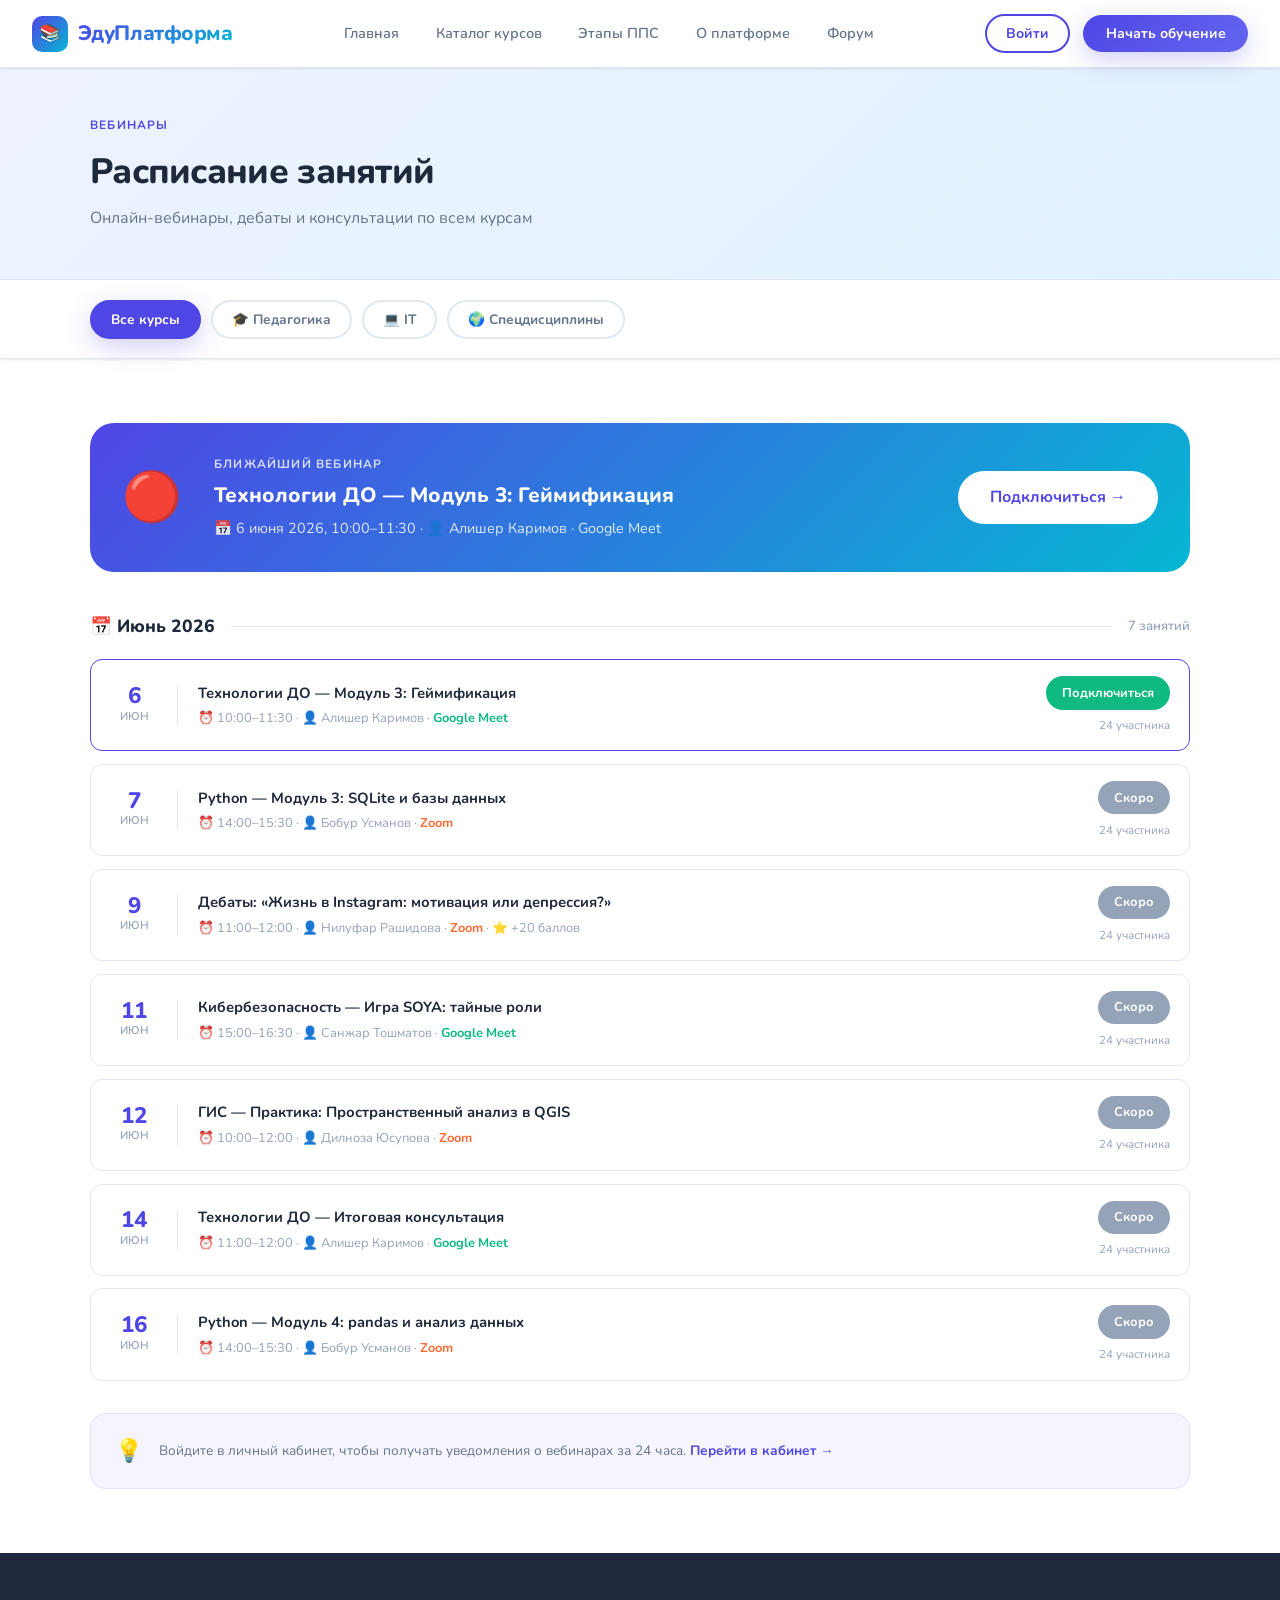
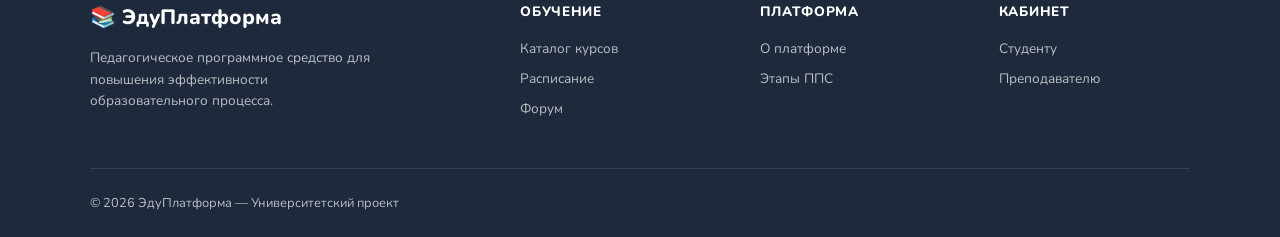
<file: schedule.html>
<!DOCTYPE html>
<html lang="ru">
<head>
  <meta charset="UTF-8" />
  <meta name="viewport" content="width=device-width, initial-scale=1.0" />
  <title>Расписание — ЭдуПлатформа</title>
  <link rel="stylesheet" href="style.css" />
</head>
<body>

<!-- НАВБАР -->
<nav class="navbar">
  <a href="index.html" class="nav-logo">
    <div class="logo-icon">📚</div>
    <span>ЭдуПлатформа</span>
  </a>
  <ul class="nav-links">
    <li><a href="index.html">Главная</a></li>
    <li><a href="catalog.html">Каталог курсов</a></li>
    <li><a href="stages.html">Этапы ППС</a></li>
    <li><a href="about.html">О платформе</a></li>
    <li><a href="forum.html">Форум</a></li>
  </ul>
  <div class="nav-actions">
    <button class="btn-login" onclick="openModal()">Войти</button>
    <button class="btn-primary" onclick="openModal()">Начать обучение</button>
  </div>
</nav>

<!-- ШАПКА -->
<section style="background:linear-gradient(135deg,#EEF2FF,#E0F2FE);padding:3rem 2rem;border-bottom:1px solid var(--border);">
  <div class="container">
    <div class="section-label">Вебинары</div>
    <h1 style="font-size:clamp(1.6rem,3vw,2.2rem);font-weight:800;letter-spacing:-0.02em;margin-bottom:0.4rem;">Расписание занятий</h1>
    <p style="color:var(--text-secondary);">Онлайн-вебинары, дебаты и консультации по всем курсам</p>
  </div>
</section>

<!-- ФИЛЬТРЫ -->
<section style="background:white;padding:1.2rem 2rem;border-bottom:1px solid var(--border);position:sticky;top:68px;z-index:50;box-shadow:var(--shadow-sm);">
  <div class="container" style="display:flex;gap:0.6rem;flex-wrap:wrap;align-items:center;">
    <button class="filter-btn active" onclick="setSchedFilter('all',this)">Все курсы</button>
    <button class="filter-btn" onclick="setSchedFilter('pedagogy',this)">🎓 Педагогика</button>
    <button class="filter-btn" onclick="setSchedFilter('it',this)">💻 IT</button>
    <button class="filter-btn" onclick="setSchedFilter('special',this)">🌍 Спецдисциплины</button>
  </div>
</section>

<!-- РАСПИСАНИЕ -->
<section class="section">
  <div class="container">

    <!-- Ближайший вебинар -->
    <div style="background:linear-gradient(135deg,#4F46E5,#06B6D4);border-radius:var(--radius-xl);padding:2rem;color:white;margin-bottom:2.5rem;display:flex;align-items:center;gap:2rem;flex-wrap:wrap;">
      <div style="font-size:3rem;">🔴</div>
      <div style="flex:1;">
        <div style="font-size:0.75rem;font-weight:700;opacity:0.8;letter-spacing:0.1em;text-transform:uppercase;margin-bottom:0.3rem;">Ближайший вебинар</div>
        <h2 style="font-size:1.3rem;font-weight:800;margin-bottom:0.3rem;">Технологии ДО — Модуль 3: Геймификация</h2>
        <p style="opacity:0.85;font-size:0.9rem;">📅 6 июня 2026, 10:00–11:30 · 👤 Алишер Каримов · Google Meet</p>
      </div>
      <a href="#" class="btn-hero" style="background:white;color:var(--primary);box-shadow:none;white-space:nowrap;">Подключиться →</a>
    </div>

    <!-- Июнь -->
    <div style="margin-bottom:2rem;">
      <div style="display:flex;align-items:center;gap:1rem;margin-bottom:1.2rem;">
        <h2 style="font-size:1.1rem;font-weight:800;">📅 Июнь 2026</h2>
        <div style="flex:1;height:1px;background:var(--border);"></div>
        <span style="font-size:0.82rem;color:var(--text-muted);font-weight:600;">7 занятий</span>
      </div>

      <div class="schedule-list" id="scheduleList">

        <div class="schedule-item sched-item" data-cat="pedagogy" style="border-color:var(--primary);">
          <div class="schedule-date"><div class="day">6</div><div class="month">июн</div></div>
          <div class="schedule-divider"></div>
          <div class="schedule-info">
            <h4>Технологии ДО — Модуль 3: Геймификация</h4>
            <p>⏰ 10:00–11:30 · 👤 Алишер Каримов · <span style="color:var(--success);font-weight:700;">Google Meet</span></p>
          </div>
          <div style="display:flex;flex-direction:column;gap:0.4rem;align-items:flex-end;">
            <a href="#" class="btn-join">Подключиться</a>
            <span style="font-size:0.72rem;color:var(--text-muted);">24 участника</span>
          </div>
        </div>

        <div class="schedule-item sched-item" data-cat="it">
          <div class="schedule-date"><div class="day">7</div><div class="month">июн</div></div>
          <div class="schedule-divider"></div>
          <div class="schedule-info">
            <h4>Python — Модуль 3: SQLite и базы данных</h4>
            <p>⏰ 14:00–15:30 · 👤 Бобур Усманов · <span style="color:#FF6B35;font-weight:700;">Zoom</span></p>
          </div>
          <div style="display:flex;flex-direction:column;gap:0.4rem;align-items:flex-end;">
            <a href="#" class="btn-join" style="background:var(--text-muted);">Скоро</a>
            <span style="font-size:0.72rem;color:var(--text-muted);">24 участника</span>
          </div>
        </div>

        <div class="schedule-item sched-item" data-cat="it">
          <div class="schedule-date"><div class="day">9</div><div class="month">июн</div></div>
          <div class="schedule-divider"></div>
          <div class="schedule-info">
            <h4>Дебаты: «Жизнь в Instagram: мотивация или депрессия?»</h4>
            <p>⏰ 11:00–12:00 · 👤 Нилуфар Рашидова · <span style="color:#FF6B35;font-weight:700;">Zoom</span> · ⭐ +20 баллов</p>
          </div>
          <div style="display:flex;flex-direction:column;gap:0.4rem;align-items:flex-end;">
            <a href="#" class="btn-join" style="background:var(--text-muted);">Скоро</a>
            <span style="font-size:0.72rem;color:var(--text-muted);">24 участника</span>
          </div>
        </div>

        <div class="schedule-item sched-item" data-cat="it">
          <div class="schedule-date"><div class="day">11</div><div class="month">июн</div></div>
          <div class="schedule-divider"></div>
          <div class="schedule-info">
            <h4>Кибербезопасность — Игра SOYA: тайные роли</h4>
            <p>⏰ 15:00–16:30 · 👤 Санжар Тошматов · <span style="color:var(--success);font-weight:700;">Google Meet</span></p>
          </div>
          <div style="display:flex;flex-direction:column;gap:0.4rem;align-items:flex-end;">
            <a href="#" class="btn-join" style="background:var(--text-muted);">Скоро</a>
            <span style="font-size:0.72rem;color:var(--text-muted);">24 участника</span>
          </div>
        </div>

        <div class="schedule-item sched-item" data-cat="special">
          <div class="schedule-date"><div class="day">12</div><div class="month">июн</div></div>
          <div class="schedule-divider"></div>
          <div class="schedule-info">
            <h4>ГИС — Практика: Пространственный анализ в QGIS</h4>
            <p>⏰ 10:00–12:00 · 👤 Дилноза Юсупова · <span style="color:#FF6B35;font-weight:700;">Zoom</span></p>
          </div>
          <div style="display:flex;flex-direction:column;gap:0.4rem;align-items:flex-end;">
            <a href="#" class="btn-join" style="background:var(--text-muted);">Скоро</a>
            <span style="font-size:0.72rem;color:var(--text-muted);">24 участника</span>
          </div>
        </div>

        <div class="schedule-item sched-item" data-cat="pedagogy">
          <div class="schedule-date"><div class="day">14</div><div class="month">июн</div></div>
          <div class="schedule-divider"></div>
          <div class="schedule-info">
            <h4>Технологии ДО — Итоговая консультация</h4>
            <p>⏰ 11:00–12:00 · 👤 Алишер Каримов · <span style="color:var(--success);font-weight:700;">Google Meet</span></p>
          </div>
          <div style="display:flex;flex-direction:column;gap:0.4rem;align-items:flex-end;">
            <a href="#" class="btn-join" style="background:var(--text-muted);">Скоро</a>
            <span style="font-size:0.72rem;color:var(--text-muted);">24 участника</span>
          </div>
        </div>

        <div class="schedule-item sched-item" data-cat="it">
          <div class="schedule-date"><div class="day">16</div><div class="month">июн</div></div>
          <div class="schedule-divider"></div>
          <div class="schedule-info">
            <h4>Python — Модуль 4: pandas и анализ данных</h4>
            <p>⏰ 14:00–15:30 · 👤 Бобур Усманов · <span style="color:#FF6B35;font-weight:700;">Zoom</span></p>
          </div>
          <div style="display:flex;flex-direction:column;gap:0.4rem;align-items:flex-end;">
            <a href="#" class="btn-join" style="background:var(--text-muted);">Скоро</a>
            <span style="font-size:0.72rem;color:var(--text-muted);">24 участника</span>
          </div>
        </div>

      </div>

      <div id="noSched" style="display:none;text-align:center;padding:2rem;color:var(--text-secondary);">
        <div style="font-size:2.5rem;margin-bottom:0.8rem;">📅</div>
        <p style="font-weight:700;">Занятий не найдено</p>
      </div>
    </div>

    <!-- Подсказка -->
    <div style="background:rgba(79,70,229,0.05);border:1px solid rgba(79,70,229,0.12);border-radius:var(--radius-lg);padding:1.2rem 1.5rem;display:flex;align-items:center;gap:1rem;">
      <span style="font-size:1.4rem;">💡</span>
      <p style="font-size:0.85rem;color:var(--text-secondary);line-height:1.6;">
        Войдите в личный кабинет, чтобы получать уведомления о вебинарах за 24 часа.
        <a href="student.html" style="color:var(--primary);font-weight:700;">Перейти в кабинет →</a>
      </p>
    </div>

  </div>
</section>

<!-- ФУТЕР -->
<footer>
  <div class="footer-inner">
    <div>
      <div class="footer-logo">📚 ЭдуПлатформа</div>
      <p style="font-size:0.85rem;line-height:1.6;max-width:280px;">Педагогическое программное средство для повышения эффективности образовательного процесса.</p>
    </div>
    <div class="footer-col">
      <h4>Обучение</h4>
      <a href="catalog.html">Каталог курсов</a>
      <a href="schedule.html">Расписание</a>
      <a href="forum.html">Форум</a>
    </div>
    <div class="footer-col">
      <h4>Платформа</h4>
      <a href="about.html">О платформе</a>
      <a href="stages.html">Этапы ППС</a>
    </div>
    <div class="footer-col">
      <h4>Кабинет</h4>
      <a href="student.html">Студенту</a>
      <a href="teacher.html">Преподавателю</a>
    </div>
  </div>
  <div class="footer-bottom">
    <span>© 2026 ЭдуПлатформа — Университетский проект</span>
  </div>
</footer>

<!-- МОДАЛКА -->
<div class="modal-overlay" id="modalOverlay" onclick="closeModalOutside(event)">
  <div class="modal">
    <div id="stepPhone">
      <h2>👋 Добро пожаловать!</h2>
      <p>Войдите по номеру телефона</p>
      <div class="form-group">
        <label class="form-label">Номер телефона</label>
        <div class="phone-input-wrap">
          <span class="phone-prefix">🇺🇿 +998</span>
          <input type="tel" id="phoneInput" placeholder="90 123 45 67" maxlength="12" />
        </div>
      </div>
      <div class="form-group">
        <label class="form-label">Я вхожу как</label>
        <select class="form-input" id="roleSelect">
          <option value="student">👨‍🎓 Студент</option>
          <option value="teacher">👨‍🏫 Преподаватель</option>
        </select>
      </div>
      <button class="btn-full" onclick="sendOTP()">Получить SMS-код →</button>
    </div>
    <div id="stepOTP" style="display:none;">
      <h2>📱 Введите код</h2>
      <p id="otpDesc">Код отправлен на ваш номер</p>
      <div class="otp-inputs">
        <input class="otp-input" type="text" maxlength="1" id="otp1" oninput="otpNext(this,'otp2')" />
        <input class="otp-input" type="text" maxlength="1" id="otp2" oninput="otpNext(this,'otp3')" />
        <input class="otp-input" type="text" maxlength="1" id="otp3" oninput="otpNext(this,'otp4')" />
        <input class="otp-input" type="text" maxlength="1" id="otp4" oninput="otpNext(this,null)" />
      </div>
      <button class="btn-full" onclick="verifyOTP()">Войти ✓</button>
      <button onclick="backToPhone()" style="width:100%;margin-top:0.5rem;color:var(--text-secondary);font-size:0.85rem;font-weight:600;">← Изменить номер</button>
    </div>
  </div>
</div>

<script src="script.js"></script>
<script>
function setSchedFilter(cat, btn) {
  document.querySelectorAll('.filter-btn').forEach(b => b.classList.remove('active'));
  btn.classList.add('active');
  let any = false;
  document.querySelectorAll('.sched-item').forEach(item => {
    const show = cat === 'all' || item.dataset.cat === cat;
    item.style.display = show ? 'flex' : 'none';
    if (show) any = true;
  });
  document.getElementById('noSched').style.display = any ? 'none' : 'block';
}
</script>
</body>
</html>
</file>
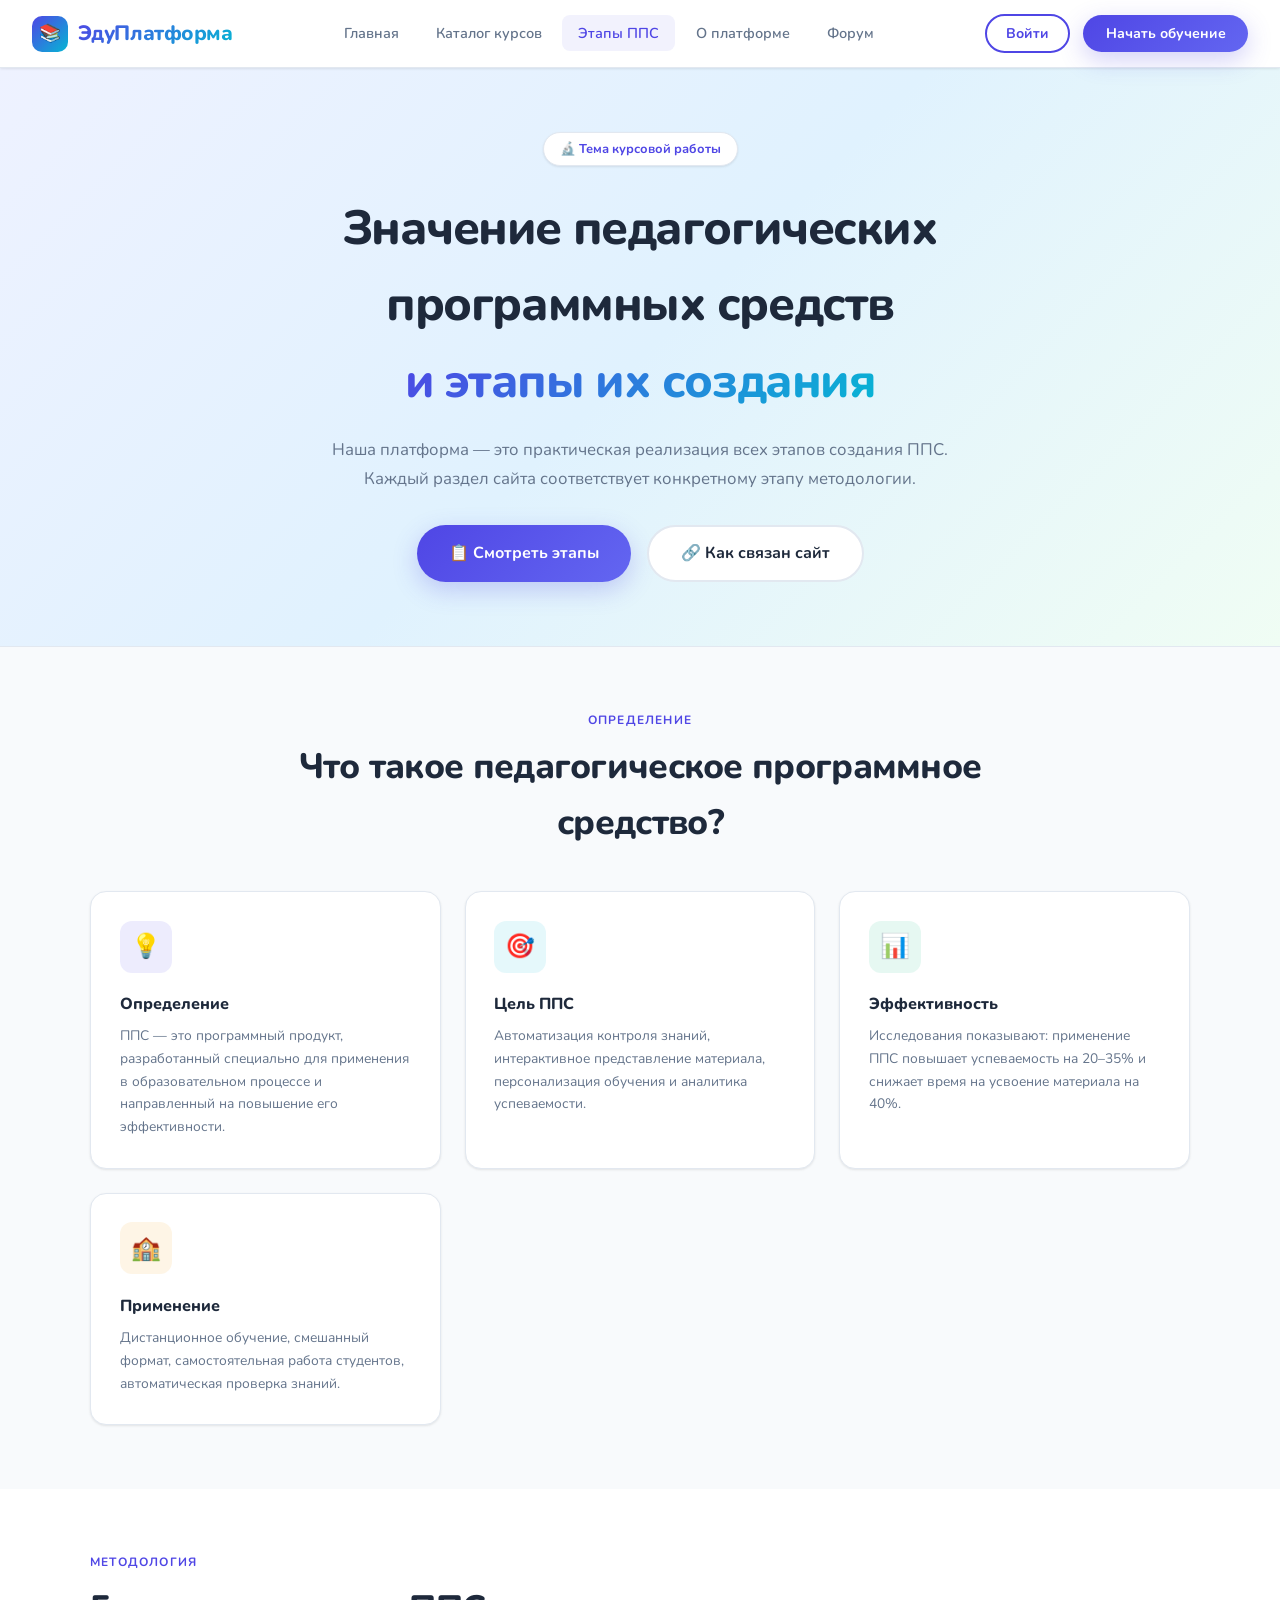
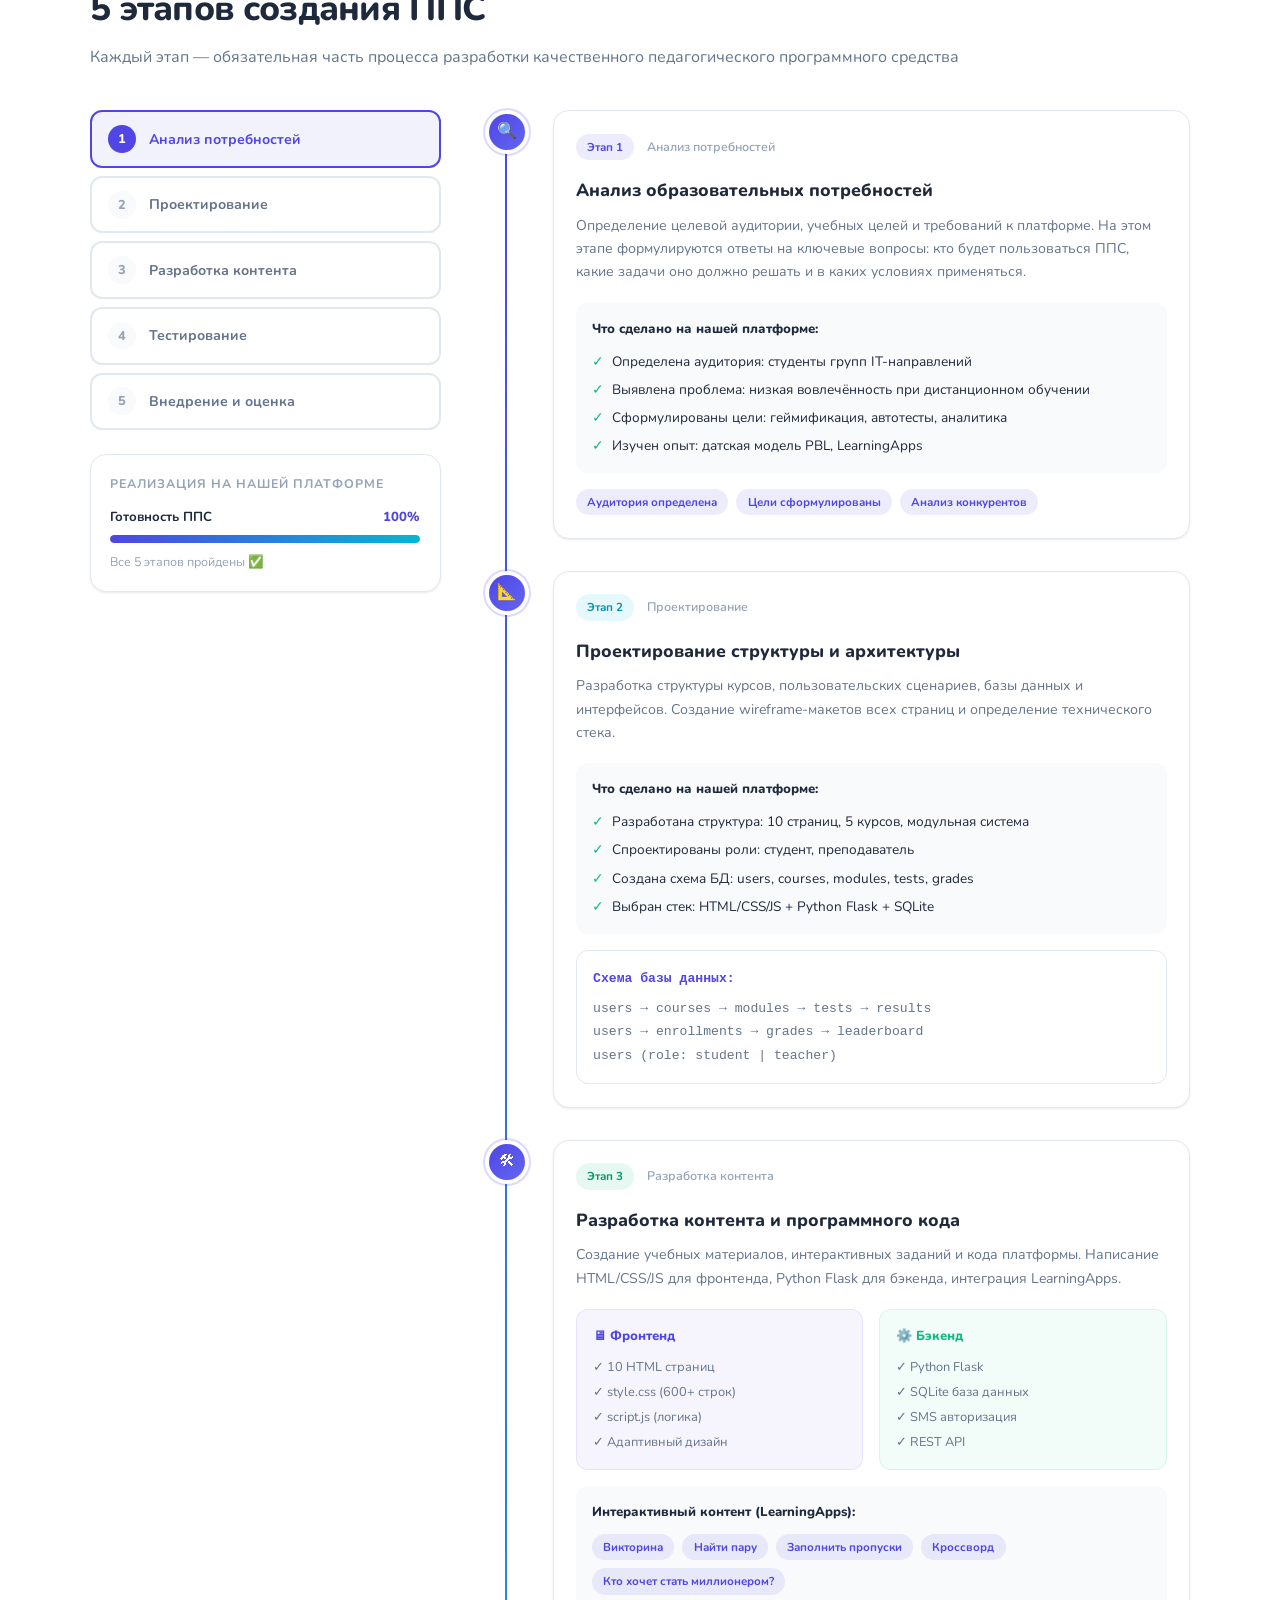
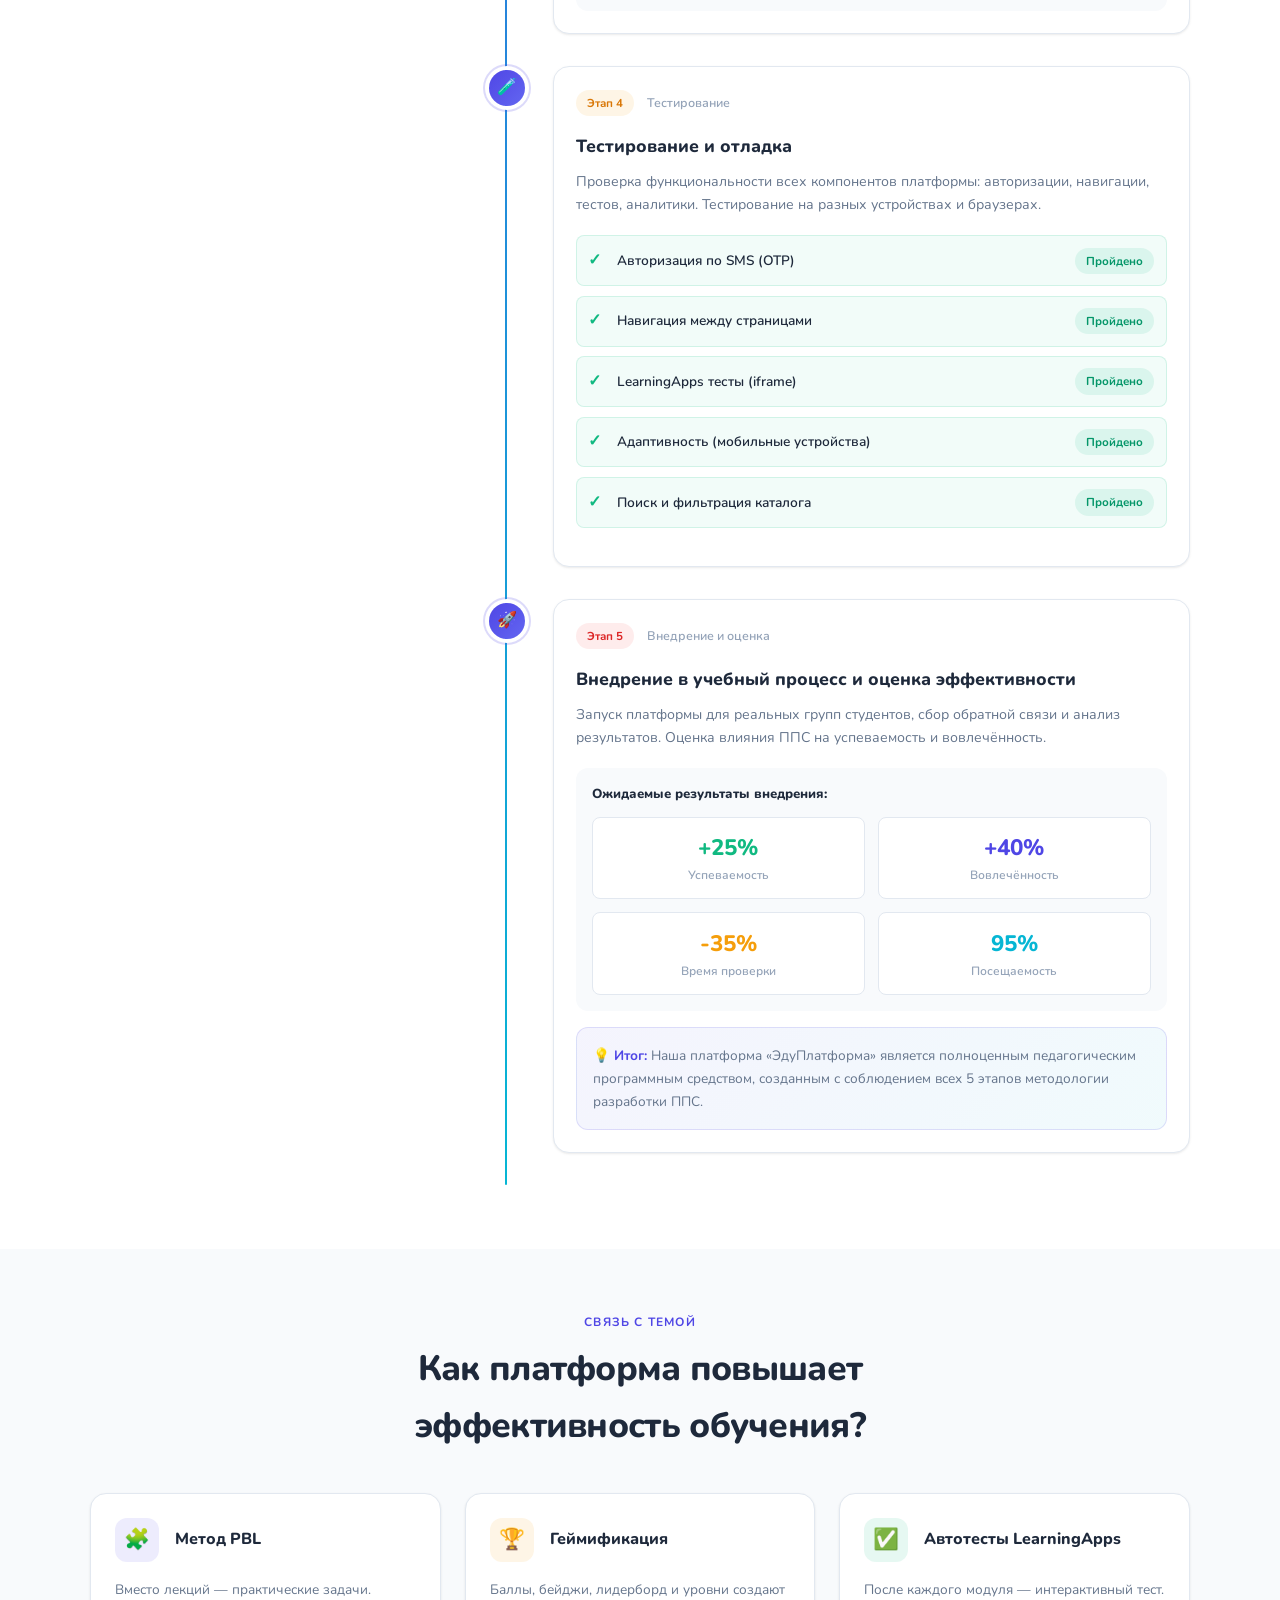
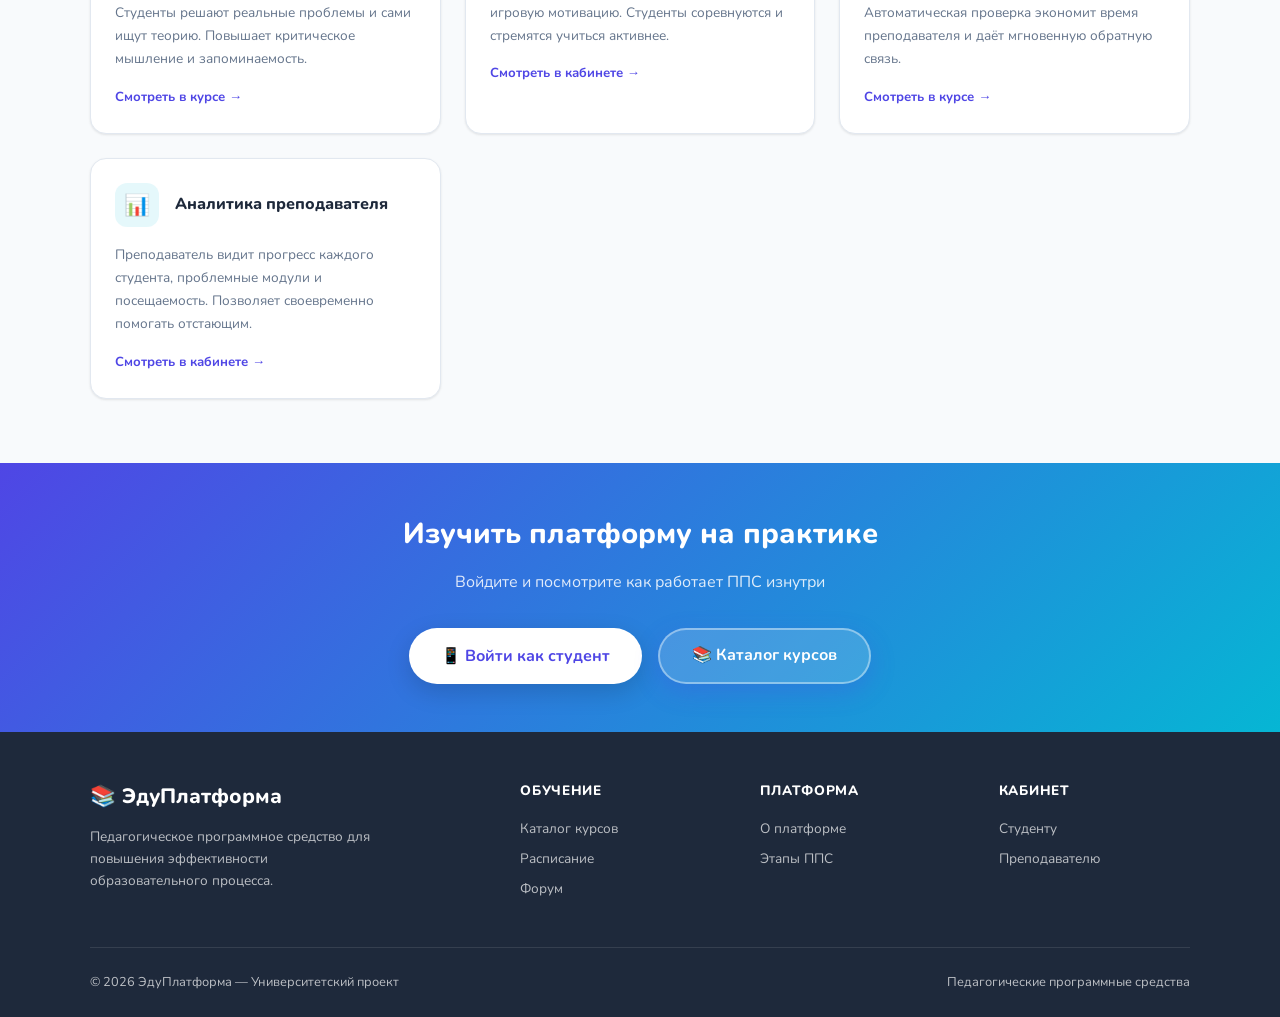
<file: stages.html>
<!DOCTYPE html>
<html lang="ru">
<head>
  <meta charset="UTF-8" />
  <meta name="viewport" content="width=device-width, initial-scale=1.0" />
  <title>Этапы создания ППС — ЭдуПлатформа</title>
  <link rel="stylesheet" href="style.css" />
</head>
<body>

<!-- НАВБАР -->
<nav class="navbar">
  <a href="index.html" class="nav-logo">
    <div class="logo-icon">📚</div>
    <span>ЭдуПлатформа</span>
  </a>
  <ul class="nav-links">
    <li><a href="index.html">Главная</a></li>
    <li><a href="catalog.html">Каталог курсов</a></li>
    <li><a href="stages.html" class="active">Этапы ППС</a></li>
    <li><a href="about.html">О платформе</a></li>
    <li><a href="forum.html">Форум</a></li>
  </ul>
  <div class="nav-actions">
    <button class="btn-login" onclick="openModal()">Войти</button>
    <button class="btn-primary" onclick="openModal()">Начать обучение</button>
  </div>
</nav>

<!-- HERO -->
<section style="background:linear-gradient(135deg,#EEF2FF 0%,#E0F2FE 50%,#F0FDF4 100%);padding:4rem 2rem;border-bottom:1px solid var(--border);">
  <div class="container" style="text-align:center;">
    <div class="hero-badge" style="animation:none;">🔬 Тема курсовой работы</div>
    <h1 style="font-size:clamp(1.8rem,4vw,3rem);font-weight:800;letter-spacing:-0.03em;max-width:800px;margin:0 auto 1rem;">
      Значение педагогических программных средств<br>
      <span style="background:linear-gradient(135deg,var(--primary),var(--secondary));-webkit-background-clip:text;-webkit-text-fill-color:transparent;">
        и этапы их создания
      </span>
    </h1>
    <p style="font-size:1.05rem;color:var(--text-secondary);max-width:620px;margin:0 auto 2rem;line-height:1.7;">
      Наша платформа — это практическая реализация всех этапов создания ППС.
      Каждый раздел сайта соответствует конкретному этапу методологии.
    </p>
    <div style="display:flex;gap:1rem;justify-content:center;flex-wrap:wrap;">
      <a href="#stages" class="btn-hero">📋 Смотреть этапы</a>
      <a href="#platform" class="btn-hero-outline">🔗 Как связан сайт</a>
    </div>
  </div>
</section>

<!-- ЧТО ТАКОЕ ППС -->
<section class="section section-soft">
  <div class="container">
    <div class="section-header text-center" style="max-width:700px;margin-left:auto;margin-right:auto;margin-bottom:2.5rem;">
      <div class="section-label">Определение</div>
      <h2>Что такое педагогическое программное средство?</h2>
    </div>
    <div style="display:grid;grid-template-columns:repeat(auto-fit,minmax(260px,1fr));gap:1.5rem;">
      <div class="feature-card">
        <div class="feature-icon" style="background:rgba(79,70,229,0.1);">💡</div>
        <h3>Определение</h3>
        <p>ППС — это программный продукт, разработанный специально для применения в образовательном процессе и направленный на повышение его эффективности.</p>
      </div>
      <div class="feature-card">
        <div class="feature-icon" style="background:rgba(6,182,212,0.1);">🎯</div>
        <h3>Цель ППС</h3>
        <p>Автоматизация контроля знаний, интерактивное представление материала, персонализация обучения и аналитика успеваемости.</p>
      </div>
      <div class="feature-card">
        <div class="feature-icon" style="background:rgba(16,185,129,0.1);">📊</div>
        <h3>Эффективность</h3>
        <p>Исследования показывают: применение ППС повышает успеваемость на 20–35% и снижает время на усвоение материала на 40%.</p>
      </div>
      <div class="feature-card">
        <div class="feature-icon" style="background:rgba(245,158,11,0.1);">🏫</div>
        <h3>Применение</h3>
        <p>Дистанционное обучение, смешанный формат, самостоятельная работа студентов, автоматическая проверка знаний.</p>
      </div>
    </div>
  </div>
</section>

<!-- ЭТАПЫ СОЗДАНИЯ -->
<section class="section" id="stages">
  <div class="container">
    <div class="section-header">
      <div class="section-label">Методология</div>
      <h2>5 этапов создания ППС</h2>
      <p class="section-sub">Каждый этап — обязательная часть процесса разработки качественного педагогического программного средства</p>
    </div>

    <div style="display:grid;grid-template-columns:1fr 2fr;gap:3rem;align-items:start;">

      <!-- Навигация по этапам -->
      <div style="position:sticky;top:88px;">
        <div style="display:flex;flex-direction:column;gap:0.5rem;" id="stageNav">
          <button class="stage-nav-btn active" onclick="scrollToStage(1,this)" style="display:flex;align-items:center;gap:0.8rem;padding:0.8rem 1rem;border-radius:var(--radius);border:2px solid var(--primary);background:rgba(79,70,229,0.07);cursor:pointer;transition:var(--transition);text-align:left;">
            <span style="width:28px;height:28px;border-radius:50%;background:var(--primary);color:white;font-size:0.8rem;font-weight:800;display:flex;align-items:center;justify-content:center;flex-shrink:0;">1</span>
            <span style="font-size:0.88rem;font-weight:700;color:var(--primary);">Анализ потребностей</span>
          </button>
          <button class="stage-nav-btn" onclick="scrollToStage(2,this)" style="display:flex;align-items:center;gap:0.8rem;padding:0.8rem 1rem;border-radius:var(--radius);border:2px solid var(--border);background:white;cursor:pointer;transition:var(--transition);text-align:left;">
            <span style="width:28px;height:28px;border-radius:50%;background:var(--bg-soft);color:var(--text-muted);font-size:0.8rem;font-weight:800;display:flex;align-items:center;justify-content:center;flex-shrink:0;">2</span>
            <span style="font-size:0.88rem;font-weight:700;color:var(--text-secondary);">Проектирование</span>
          </button>
          <button class="stage-nav-btn" onclick="scrollToStage(3,this)" style="display:flex;align-items:center;gap:0.8rem;padding:0.8rem 1rem;border-radius:var(--radius);border:2px solid var(--border);background:white;cursor:pointer;transition:var(--transition);text-align:left;">
            <span style="width:28px;height:28px;border-radius:50%;background:var(--bg-soft);color:var(--text-muted);font-size:0.8rem;font-weight:800;display:flex;align-items:center;justify-content:center;flex-shrink:0;">3</span>
            <span style="font-size:0.88rem;font-weight:700;color:var(--text-secondary);">Разработка контента</span>
          </button>
          <button class="stage-nav-btn" onclick="scrollToStage(4,this)" style="display:flex;align-items:center;gap:0.8rem;padding:0.8rem 1rem;border-radius:var(--radius);border:2px solid var(--border);background:white;cursor:pointer;transition:var(--transition);text-align:left;">
            <span style="width:28px;height:28px;border-radius:50%;background:var(--bg-soft);color:var(--text-muted);font-size:0.8rem;font-weight:800;display:flex;align-items:center;justify-content:center;flex-shrink:0;">4</span>
            <span style="font-size:0.88rem;font-weight:700;color:var(--text-secondary);">Тестирование</span>
          </button>
          <button class="stage-nav-btn" onclick="scrollToStage(5,this)" style="display:flex;align-items:center;gap:0.8rem;padding:0.8rem 1rem;border-radius:var(--radius);border:2px solid var(--border);background:white;cursor:pointer;transition:var(--transition);text-align:left;">
            <span style="width:28px;height:28px;border-radius:50%;background:var(--bg-soft);color:var(--text-muted);font-size:0.8rem;font-weight:800;display:flex;align-items:center;justify-content:center;flex-shrink:0;">5</span>
            <span style="font-size:0.88rem;font-weight:700;color:var(--text-secondary);">Внедрение и оценка</span>
          </button>
        </div>

        <!-- Прогресс -->
        <div style="margin-top:1.5rem;background:white;border:1px solid var(--border);border-radius:var(--radius-lg);padding:1.2rem;box-shadow:var(--shadow-sm);">
          <div style="font-size:0.78rem;font-weight:700;color:var(--text-muted);text-transform:uppercase;letter-spacing:0.08em;margin-bottom:0.8rem;">Реализация на нашей платформе</div>
          <div class="progress-bar-wrap">
            <div class="progress-bar-label">
              <span style="font-size:0.82rem;font-weight:700;">Готовность ППС</span>
              <span style="font-size:0.82rem;font-weight:800;color:var(--primary);">100%</span>
            </div>
            <div class="progress-bar"><div class="progress-fill" style="width:100%"></div></div>
          </div>
          <p style="font-size:0.78rem;color:var(--text-muted);margin-top:0.6rem;">Все 5 этапов пройдены ✅</p>
        </div>
      </div>

      <!-- Карточки этапов -->
      <div class="timeline" id="stagesTimeline">

        <!-- Этап 1 -->
        <div class="timeline-item" id="stage-1">
          <div class="timeline-dot">🔍</div>
          <div class="timeline-content">
            <div style="display:flex;align-items:center;gap:0.8rem;margin-bottom:1rem;">
              <span class="badge-pill badge-blue">Этап 1</span>
              <span style="font-size:0.78rem;color:var(--text-muted);font-weight:600;">Анализ потребностей</span>
            </div>
            <h3 style="color:var(--text);font-family:inherit;font-size:1.1rem;">Анализ образовательных потребностей</h3>
            <p style="margin-top:0.6rem;margin-bottom:1.2rem;">Определение целевой аудитории, учебных целей и требований к платформе. На этом этапе формулируются ответы на ключевые вопросы: кто будет пользоваться ППС, какие задачи оно должно решать и в каких условиях применяться.</p>

            <div style="background:var(--bg-soft);border-radius:var(--radius);padding:1rem;margin-bottom:1rem;">
              <div style="font-size:0.82rem;font-weight:800;margin-bottom:0.7rem;color:var(--text);">Что сделано на нашей платформе:</div>
              <div style="display:flex;flex-direction:column;gap:0.4rem;">
                <div style="font-size:0.85rem;display:flex;gap:0.5rem;"><span style="color:var(--success);">✓</span> Определена аудитория: студенты групп IT-направлений</div>
                <div style="font-size:0.85rem;display:flex;gap:0.5rem;"><span style="color:var(--success);">✓</span> Выявлена проблема: низкая вовлечённость при дистанционном обучении</div>
                <div style="font-size:0.85rem;display:flex;gap:0.5rem;"><span style="color:var(--success);">✓</span> Сформулированы цели: геймификация, автотесты, аналитика</div>
                <div style="font-size:0.85rem;display:flex;gap:0.5rem;"><span style="color:var(--success);">✓</span> Изучен опыт: датская модель PBL, LearningApps</div>
              </div>
            </div>

            <div style="display:flex;gap:0.5rem;flex-wrap:wrap;">
              <span class="badge-pill badge-blue">Аудитория определена</span>
              <span class="badge-pill badge-blue">Цели сформулированы</span>
              <span class="badge-pill badge-blue">Анализ конкурентов</span>
            </div>
          </div>
        </div>

        <!-- Этап 2 -->
        <div class="timeline-item" id="stage-2">
          <div class="timeline-dot">📐</div>
          <div class="timeline-content">
            <div style="display:flex;align-items:center;gap:0.8rem;margin-bottom:1rem;">
              <span class="badge-pill badge-cyan">Этап 2</span>
              <span style="font-size:0.78rem;color:var(--text-muted);font-weight:600;">Проектирование</span>
            </div>
            <h3 style="color:var(--text);font-family:inherit;font-size:1.1rem;">Проектирование структуры и архитектуры</h3>
            <p style="margin-top:0.6rem;margin-bottom:1.2rem;">Разработка структуры курсов, пользовательских сценариев, базы данных и интерфейсов. Создание wireframe-макетов всех страниц и определение технического стека.</p>

            <div style="background:var(--bg-soft);border-radius:var(--radius);padding:1rem;margin-bottom:1rem;">
              <div style="font-size:0.82rem;font-weight:800;margin-bottom:0.7rem;color:var(--text);">Что сделано на нашей платформе:</div>
              <div style="display:flex;flex-direction:column;gap:0.4rem;">
                <div style="font-size:0.85rem;display:flex;gap:0.5rem;"><span style="color:var(--success);">✓</span> Разработана структура: 10 страниц, 5 курсов, модульная система</div>
                <div style="font-size:0.85rem;display:flex;gap:0.5rem;"><span style="color:var(--success);">✓</span> Спроектированы роли: студент, преподаватель</div>
                <div style="font-size:0.85rem;display:flex;gap:0.5rem;"><span style="color:var(--success);">✓</span> Создана схема БД: users, courses, modules, tests, grades</div>
                <div style="font-size:0.85rem;display:flex;gap:0.5rem;"><span style="color:var(--success);">✓</span> Выбран стек: HTML/CSS/JS + Python Flask + SQLite</div>
              </div>
            </div>

            <div style="background:white;border:1px solid var(--border);border-radius:var(--radius);padding:1rem;font-family:monospace;font-size:0.82rem;color:var(--text-secondary);line-height:1.8;">
              <div style="color:var(--primary);font-weight:700;margin-bottom:0.4rem;">Схема базы данных:</div>
              users → courses → modules → tests → results<br>
              users → enrollments → grades → leaderboard<br>
              users (role: student | teacher)
            </div>
          </div>
        </div>

        <!-- Этап 3 -->
        <div class="timeline-item" id="stage-3">
          <div class="timeline-dot">🛠</div>
          <div class="timeline-content">
            <div style="display:flex;align-items:center;gap:0.8rem;margin-bottom:1rem;">
              <span class="badge-pill badge-green">Этап 3</span>
              <span style="font-size:0.78rem;color:var(--text-muted);font-weight:600;">Разработка контента</span>
            </div>
            <h3 style="color:var(--text);font-family:inherit;font-size:1.1rem;">Разработка контента и программного кода</h3>
            <p style="margin-top:0.6rem;margin-bottom:1.2rem;">Создание учебных материалов, интерактивных заданий и кода платформы. Написание HTML/CSS/JS для фронтенда, Python Flask для бэкенда, интеграция LearningApps.</p>

            <div style="display:grid;grid-template-columns:1fr 1fr;gap:1rem;margin-bottom:1rem;">
              <div style="background:rgba(79,70,229,0.05);border:1px solid rgba(79,70,229,0.1);border-radius:var(--radius);padding:1rem;">
                <div style="font-size:0.82rem;font-weight:800;margin-bottom:0.6rem;color:var(--primary);">🖥 Фронтенд</div>
                <div style="font-size:0.8rem;color:var(--text-secondary);display:flex;flex-direction:column;gap:0.3rem;">
                  <span>✓ 10 HTML страниц</span>
                  <span>✓ style.css (600+ строк)</span>
                  <span>✓ script.js (логика)</span>
                  <span>✓ Адаптивный дизайн</span>
                </div>
              </div>
              <div style="background:rgba(16,185,129,0.05);border:1px solid rgba(16,185,129,0.1);border-radius:var(--radius);padding:1rem;">
                <div style="font-size:0.82rem;font-weight:800;margin-bottom:0.6rem;color:var(--success);">⚙️ Бэкенд</div>
                <div style="font-size:0.8rem;color:var(--text-secondary);display:flex;flex-direction:column;gap:0.3rem;">
                  <span>✓ Python Flask</span>
                  <span>✓ SQLite база данных</span>
                  <span>✓ SMS авторизация</span>
                  <span>✓ REST API</span>
                </div>
              </div>
            </div>

            <div style="background:var(--bg-soft);border-radius:var(--radius);padding:1rem;">
              <div style="font-size:0.82rem;font-weight:800;margin-bottom:0.7rem;">Интерактивный контент (LearningApps):</div>
              <div style="display:flex;flex-wrap:wrap;gap:0.5rem;">
                <span class="badge-pill badge-blue">Викторина</span>
                <span class="badge-pill badge-blue">Найти пару</span>
                <span class="badge-pill badge-blue">Заполнить пропуски</span>
                <span class="badge-pill badge-blue">Кроссворд</span>
                <span class="badge-pill badge-blue">Кто хочет стать миллионером?</span>
              </div>
            </div>
          </div>
        </div>

        <!-- Этап 4 -->
        <div class="timeline-item" id="stage-4">
          <div class="timeline-dot">🧪</div>
          <div class="timeline-content">
            <div style="display:flex;align-items:center;gap:0.8rem;margin-bottom:1rem;">
              <span class="badge-pill badge-amber">Этап 4</span>
              <span style="font-size:0.78rem;color:var(--text-muted);font-weight:600;">Тестирование</span>
            </div>
            <h3 style="color:var(--text);font-family:inherit;font-size:1.1rem;">Тестирование и отладка</h3>
            <p style="margin-top:0.6rem;margin-bottom:1.2rem;">Проверка функциональности всех компонентов платформы: авторизации, навигации, тестов, аналитики. Тестирование на разных устройствах и браузерах.</p>

            <div style="display:flex;flex-direction:column;gap:0.6rem;margin-bottom:1rem;">
              <div style="display:flex;align-items:center;gap:1rem;padding:0.7rem;background:rgba(16,185,129,0.05);border:1px solid rgba(16,185,129,0.15);border-radius:var(--radius-sm);">
                <span style="color:var(--success);font-weight:800;">✓</span>
                <span style="font-size:0.85rem;font-weight:600;">Авторизация по SMS (OTP)</span>
                <span class="badge-pill badge-green" style="margin-left:auto;">Пройдено</span>
              </div>
              <div style="display:flex;align-items:center;gap:1rem;padding:0.7rem;background:rgba(16,185,129,0.05);border:1px solid rgba(16,185,129,0.15);border-radius:var(--radius-sm);">
                <span style="color:var(--success);font-weight:800;">✓</span>
                <span style="font-size:0.85rem;font-weight:600;">Навигация между страницами</span>
                <span class="badge-pill badge-green" style="margin-left:auto;">Пройдено</span>
              </div>
              <div style="display:flex;align-items:center;gap:1rem;padding:0.7rem;background:rgba(16,185,129,0.05);border:1px solid rgba(16,185,129,0.15);border-radius:var(--radius-sm);">
                <span style="color:var(--success);font-weight:800;">✓</span>
                <span style="font-size:0.85rem;font-weight:600;">LearningApps тесты (iframe)</span>
                <span class="badge-pill badge-green" style="margin-left:auto;">Пройдено</span>
              </div>
              <div style="display:flex;align-items:center;gap:1rem;padding:0.7rem;background:rgba(16,185,129,0.05);border:1px solid rgba(16,185,129,0.15);border-radius:var(--radius-sm);">
                <span style="color:var(--success);font-weight:800;">✓</span>
                <span style="font-size:0.85rem;font-weight:600;">Адаптивность (мобильные устройства)</span>
                <span class="badge-pill badge-green" style="margin-left:auto;">Пройдено</span>
              </div>
              <div style="display:flex;align-items:center;gap:1rem;padding:0.7rem;background:rgba(16,185,129,0.05);border:1px solid rgba(16,185,129,0.15);border-radius:var(--radius-sm);">
                <span style="color:var(--success);font-weight:800;">✓</span>
                <span style="font-size:0.85rem;font-weight:600;">Поиск и фильтрация каталога</span>
                <span class="badge-pill badge-green" style="margin-left:auto;">Пройдено</span>
              </div>
            </div>
          </div>
        </div>

        <!-- Этап 5 -->
        <div class="timeline-item" id="stage-5">
          <div class="timeline-dot">🚀</div>
          <div class="timeline-content">
            <div style="display:flex;align-items:center;gap:0.8rem;margin-bottom:1rem;">
              <span class="badge-pill badge-red">Этап 5</span>
              <span style="font-size:0.78rem;color:var(--text-muted);font-weight:600;">Внедрение и оценка</span>
            </div>
            <h3 style="color:var(--text);font-family:inherit;font-size:1.1rem;">Внедрение в учебный процесс и оценка эффективности</h3>
            <p style="margin-top:0.6rem;margin-bottom:1.2rem;">Запуск платформы для реальных групп студентов, сбор обратной связи и анализ результатов. Оценка влияния ППС на успеваемость и вовлечённость.</p>

            <div style="background:var(--bg-soft);border-radius:var(--radius);padding:1rem;margin-bottom:1rem;">
              <div style="font-size:0.82rem;font-weight:800;margin-bottom:0.7rem;">Ожидаемые результаты внедрения:</div>
              <div style="display:grid;grid-template-columns:1fr 1fr;gap:0.8rem;">
                <div style="background:white;border-radius:var(--radius-sm);padding:0.8rem;text-align:center;border:1px solid var(--border);">
                  <div style="font-size:1.4rem;font-weight:800;color:var(--success);">+25%</div>
                  <div style="font-size:0.75rem;color:var(--text-muted);font-weight:600;">Успеваемость</div>
                </div>
                <div style="background:white;border-radius:var(--radius-sm);padding:0.8rem;text-align:center;border:1px solid var(--border);">
                  <div style="font-size:1.4rem;font-weight:800;color:var(--primary);">+40%</div>
                  <div style="font-size:0.75rem;color:var(--text-muted);font-weight:600;">Вовлечённость</div>
                </div>
                <div style="background:white;border-radius:var(--radius-sm);padding:0.8rem;text-align:center;border:1px solid var(--border);">
                  <div style="font-size:1.4rem;font-weight:800;color:var(--warning);">-35%</div>
                  <div style="font-size:0.75rem;color:var(--text-muted);font-weight:600;">Время проверки</div>
                </div>
                <div style="background:white;border-radius:var(--radius-sm);padding:0.8rem;text-align:center;border:1px solid var(--border);">
                  <div style="font-size:1.4rem;font-weight:800;color:var(--secondary);">95%</div>
                  <div style="font-size:0.75rem;color:var(--text-muted);font-weight:600;">Посещаемость</div>
                </div>
              </div>
            </div>

            <div style="background:linear-gradient(135deg,rgba(79,70,229,0.06),rgba(6,182,212,0.06));border:1px solid rgba(79,70,229,0.15);border-radius:var(--radius);padding:1rem;font-size:0.85rem;color:var(--text-secondary);line-height:1.7;">
              💡 <strong style="color:var(--primary);">Итог:</strong> Наша платформа «ЭдуПлатформа» является полноценным педагогическим программным средством, созданным с соблюдением всех 5 этапов методологии разработки ППС.
            </div>
          </div>
        </div>

      </div>
    </div>
  </div>
</section>

<!-- КАК ПЛАТФОРМА СООТВЕТСТВУЕТ ТЕМЕ -->
<section class="section section-soft" id="platform">
  <div class="container">
    <div class="section-header text-center" style="max-width:600px;margin-left:auto;margin-right:auto;margin-bottom:2.5rem;">
      <div class="section-label">Связь с темой</div>
      <h2>Как платформа повышает эффективность обучения?</h2>
    </div>

    <div style="display:grid;grid-template-columns:repeat(auto-fit,minmax(300px,1fr));gap:1.5rem;">
      <div style="background:white;border:1px solid var(--border);border-radius:var(--radius-lg);padding:1.5rem;box-shadow:var(--shadow-sm);">
        <div style="display:flex;align-items:center;gap:1rem;margin-bottom:1rem;">
          <div style="width:44px;height:44px;border-radius:12px;background:rgba(79,70,229,0.1);display:flex;align-items:center;justify-content:center;font-size:1.3rem;">🧩</div>
          <h3 style="font-size:1rem;font-weight:800;">Метод PBL</h3>
        </div>
        <p style="font-size:0.85rem;color:var(--text-secondary);line-height:1.7;">Вместо лекций — практические задачи. Студенты решают реальные проблемы и сами ищут теорию. Повышает критическое мышление и запоминаемость.</p>
        <a href="course.html?id=1" style="display:inline-flex;align-items:center;gap:0.4rem;margin-top:1rem;font-size:0.82rem;font-weight:700;color:var(--primary);">Смотреть в курсе →</a>
      </div>

      <div style="background:white;border:1px solid var(--border);border-radius:var(--radius-lg);padding:1.5rem;box-shadow:var(--shadow-sm);">
        <div style="display:flex;align-items:center;gap:1rem;margin-bottom:1rem;">
          <div style="width:44px;height:44px;border-radius:12px;background:rgba(245,158,11,0.1);display:flex;align-items:center;justify-content:center;font-size:1.3rem;">🏆</div>
          <h3 style="font-size:1rem;font-weight:800;">Геймификация</h3>
        </div>
        <p style="font-size:0.85rem;color:var(--text-secondary);line-height:1.7;">Баллы, бейджи, лидерборд и уровни создают игровую мотивацию. Студенты соревнуются и стремятся учиться активнее.</p>
        <a href="student.html" style="display:inline-flex;align-items:center;gap:0.4rem;margin-top:1rem;font-size:0.82rem;font-weight:700;color:var(--primary);">Смотреть в кабинете →</a>
      </div>

      <div style="background:white;border:1px solid var(--border);border-radius:var(--radius-lg);padding:1.5rem;box-shadow:var(--shadow-sm);">
        <div style="display:flex;align-items:center;gap:1rem;margin-bottom:1rem;">
          <div style="width:44px;height:44px;border-radius:12px;background:rgba(16,185,129,0.1);display:flex;align-items:center;justify-content:center;font-size:1.3rem;">✅</div>
          <h3 style="font-size:1rem;font-weight:800;">Автотесты LearningApps</h3>
        </div>
        <p style="font-size:0.85rem;color:var(--text-secondary);line-height:1.7;">После каждого модуля — интерактивный тест. Автоматическая проверка экономит время преподавателя и даёт мгновенную обратную связь.</p>
        <a href="course.html?id=1" style="display:inline-flex;align-items:center;gap:0.4rem;margin-top:1rem;font-size:0.82rem;font-weight:700;color:var(--primary);">Смотреть в курсе →</a>
      </div>

      <div style="background:white;border:1px solid var(--border);border-radius:var(--radius-lg);padding:1.5rem;box-shadow:var(--shadow-sm);">
        <div style="display:flex;align-items:center;gap:1rem;margin-bottom:1rem;">
          <div style="width:44px;height:44px;border-radius:12px;background:rgba(6,182,212,0.1);display:flex;align-items:center;justify-content:center;font-size:1.3rem;">📊</div>
          <h3 style="font-size:1rem;font-weight:800;">Аналитика преподавателя</h3>
        </div>
        <p style="font-size:0.85rem;color:var(--text-secondary);line-height:1.7;">Преподаватель видит прогресс каждого студента, проблемные модули и посещаемость. Позволяет своевременно помогать отстающим.</p>
        <a href="teacher.html" style="display:inline-flex;align-items:center;gap:0.4rem;margin-top:1rem;font-size:0.82rem;font-weight:700;color:var(--primary);">Смотреть в кабинете →</a>
      </div>
    </div>
  </div>
</section>

<!-- CTA -->
<section style="background:linear-gradient(135deg,#4F46E5,#06B6D4);padding:3rem 2rem;text-align:center;">
  <div class="container">
    <h2 style="color:white;font-size:1.8rem;font-weight:800;margin-bottom:0.8rem;">Изучить платформу на практике</h2>
    <p style="color:rgba(255,255,255,0.85);margin-bottom:2rem;">Войдите и посмотрите как работает ППС изнутри</p>
    <div style="display:flex;gap:1rem;justify-content:center;flex-wrap:wrap;">
      <button class="btn-hero" style="background:white;color:var(--primary);box-shadow:0 8px 25px rgba(0,0,0,0.15);" onclick="openModal()">📱 Войти как студент</button>
      <a href="catalog.html" class="btn-hero" style="background:rgba(255,255,255,0.15);border:2px solid rgba(255,255,255,0.4);">📚 Каталог курсов</a>
    </div>
  </div>
</section>

<!-- ФУТЕР -->
<footer>
  <div class="footer-inner">
    <div>
      <div class="footer-logo">📚 ЭдуПлатформа</div>
      <p style="font-size:0.85rem;line-height:1.6;max-width:280px;">Педагогическое программное средство для повышения эффективности образовательного процесса.</p>
    </div>
    <div class="footer-col">
      <h4>Обучение</h4>
      <a href="catalog.html">Каталог курсов</a>
      <a href="schedule.html">Расписание</a>
      <a href="forum.html">Форум</a>
    </div>
    <div class="footer-col">
      <h4>Платформа</h4>
      <a href="about.html">О платформе</a>
      <a href="stages.html">Этапы ППС</a>
    </div>
    <div class="footer-col">
      <h4>Кабинет</h4>
      <a href="student.html">Студенту</a>
      <a href="teacher.html">Преподавателю</a>
    </div>
  </div>
  <div class="footer-bottom">
    <span>© 2026 ЭдуПлатформа — Университетский проект</span>
    <span>Педагогические программные средства</span>
  </div>
</footer>

<!-- МОДАЛКА -->
<div class="modal-overlay" id="modalOverlay" onclick="closeModalOutside(event)">
  <div class="modal">
    <div id="stepPhone">
      <h2>👋 Добро пожаловать!</h2>
      <p>Войдите по номеру телефона</p>
      <div class="form-group">
        <label class="form-label">Номер телефона</label>
        <div class="phone-input-wrap">
          <span class="phone-prefix">🇺🇿 +998</span>
          <input type="tel" id="phoneInput" placeholder="90 123 45 67" maxlength="12" />
        </div>
      </div>
      <div class="form-group">
        <label class="form-label">Я вхожу как</label>
        <select class="form-input" id="roleSelect">
          <option value="student">👨‍🎓 Студент</option>
          <option value="teacher">👨‍🏫 Преподаватель</option>
        </select>
      </div>
      <button class="btn-full" onclick="sendOTP()">Получить SMS-код →</button>
    </div>
    <div id="stepOTP" style="display:none;">
      <h2>📱 Введите код</h2>
      <p id="otpDesc">Код отправлен на ваш номер</p>
      <div class="otp-inputs">
        <input class="otp-input" type="text" maxlength="1" id="otp1" oninput="otpNext(this,'otp2')" />
        <input class="otp-input" type="text" maxlength="1" id="otp2" oninput="otpNext(this,'otp3')" />
        <input class="otp-input" type="text" maxlength="1" id="otp3" oninput="otpNext(this,'otp4')" />
        <input class="otp-input" type="text" maxlength="1" id="otp4" oninput="otpNext(this,null)" />
      </div>
      <button class="btn-full" onclick="verifyOTP()">Войти ✓</button>
      <button onclick="backToPhone()" style="width:100%;margin-top:0.5rem;color:var(--text-secondary);font-size:0.85rem;font-weight:600;">← Изменить номер</button>
    </div>
  </div>
</div>

<script src="script.js"></script>
<script>
function scrollToStage(num, btn) {
  document.querySelectorAll('.stage-nav-btn').forEach(b => {
    b.style.borderColor = 'var(--border)';
    b.style.background = 'white';
    b.querySelector('span:last-child').style.color = 'var(--text-secondary)';
    b.querySelector('span:first-child').style.background = 'var(--bg-soft)';
    b.querySelector('span:first-child').style.color = 'var(--text-muted)';
  });
  btn.style.borderColor = 'var(--primary)';
  btn.style.background = 'rgba(79,70,229,0.07)';
  btn.querySelector('span:last-child').style.color = 'var(--primary)';
  btn.querySelector('span:first-child').style.background = 'var(--primary)';
  btn.querySelector('span:first-child').style.color = 'white';

  document.getElementById('stage-' + num).scrollIntoView({ behavior:'smooth', block:'start' });
}
</script>
</body>
</html>
</file>
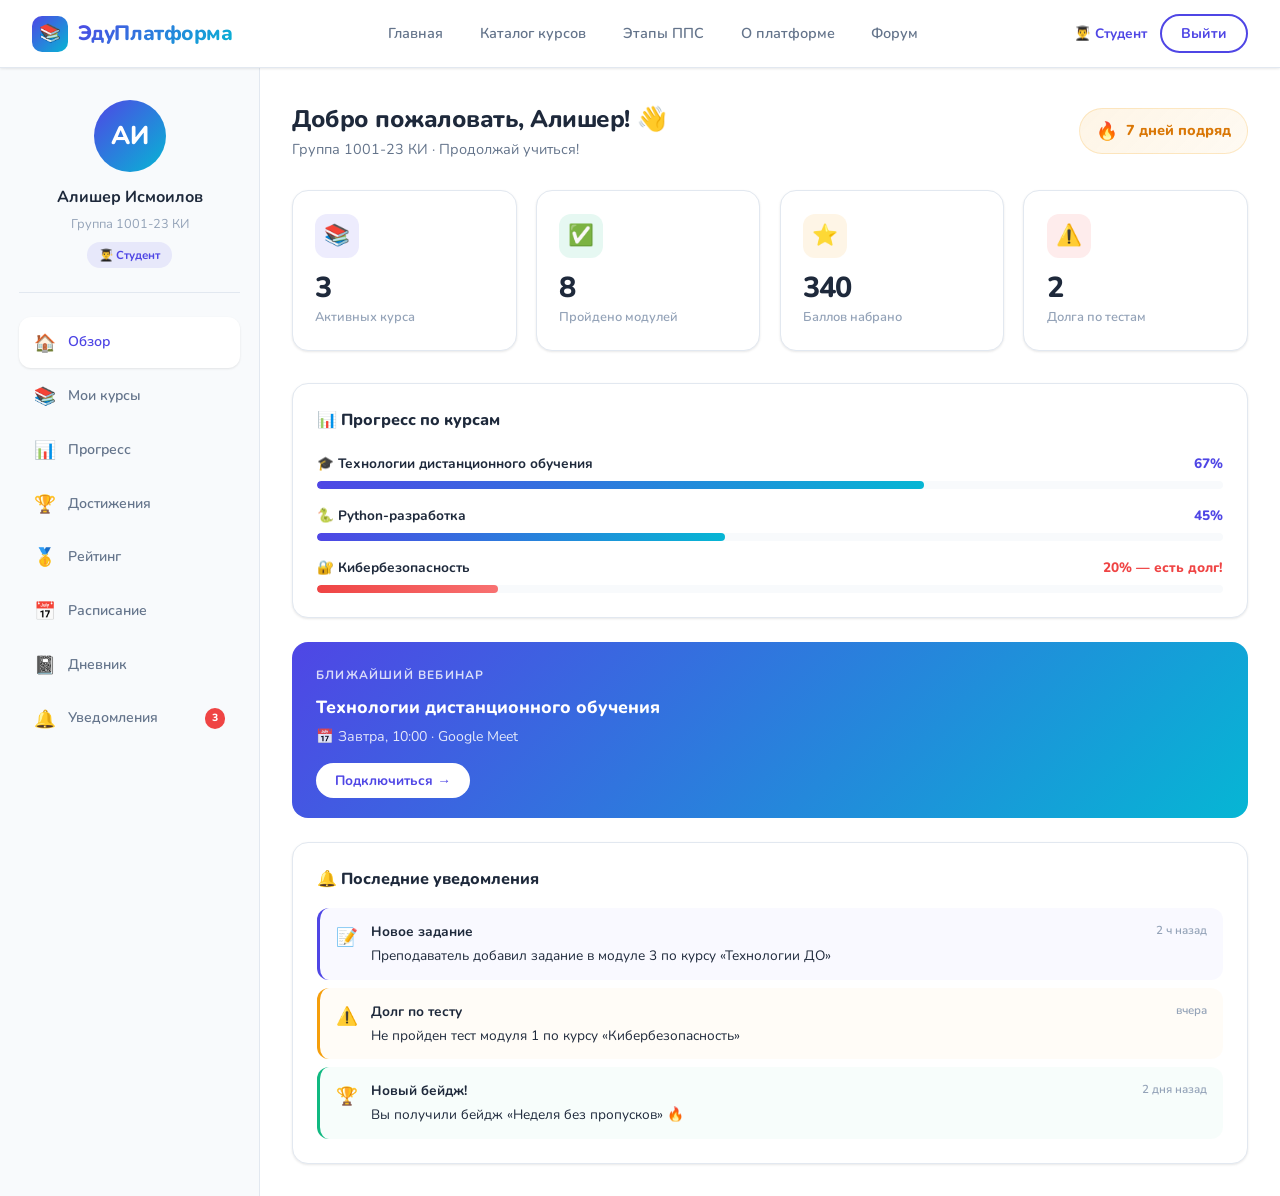
<file: student.html>
<!DOCTYPE html>
<html lang="ru">
<head>
  <meta charset="UTF-8" />
  <meta name="viewport" content="width=device-width, initial-scale=1.0" />
  <title>Личный кабинет студента — ЭдуПлатформа</title>
  <link rel="stylesheet" href="style.css" />
</head>
<body>

<!-- НАВБАР -->
<nav class="navbar">
  <a href="index.html" class="nav-logo">
    <div class="logo-icon">📚</div>
    <span>ЭдуПлатформа</span>
  </a>
  <ul class="nav-links">
    <li><a href="index.html">Главная</a></li>
    <li><a href="catalog.html">Каталог курсов</a></li>
    <li><a href="stages.html">Этапы ППС</a></li>
    <li><a href="about.html">О платформе</a></li>
    <li><a href="forum.html">Форум</a></li>
  </ul>
  <div class="nav-actions">
    <span style="font-size:0.85rem;font-weight:700;color:var(--primary);">👨‍🎓 Студент</span>
    <button class="btn-login" onclick="window.location.href='index.html'">Выйти</button>
  </div>
</nav>

<!-- ДАШБОРД -->
<div class="dashboard">

  <!-- ═══ САЙДБАР ═══ -->
  <aside class="sidebar">
    <div class="sidebar-profile">
      <div class="avatar">АИ</div>
      <h3>Алишер Исмоилов</h3>
      <p>Группа 1001-23 КИ</p>
      <span class="sidebar-role" style="background:rgba(79,70,229,0.1);color:var(--primary);">👨‍🎓 Студент</span>
    </div>

    <nav class="sidebar-nav">
      <a href="#overview" class="active" onclick="showTab('overview',this)">
        <span class="nav-icon">🏠</span> Обзор
      </a>
      <a href="#courses" onclick="showTab('courses',this)">
        <span class="nav-icon">📚</span> Мои курсы
      </a>
      <a href="#progress" onclick="showTab('progress',this)">
        <span class="nav-icon">📊</span> Прогресс
      </a>
      <a href="#badges" onclick="showTab('badges',this)">
        <span class="nav-icon">🏆</span> Достижения
      </a>
      <a href="#leaderboard" onclick="showTab('leaderboard',this)">
        <span class="nav-icon">🥇</span> Рейтинг
      </a>
      <a href="#schedule" onclick="showTab('schedule',this)">
        <span class="nav-icon">📅</span> Расписание
      </a>
      <a href="#diary" onclick="showTab('diary',this)">
        <span class="nav-icon">📓</span> Дневник
      </a>
      <a href="#notifications" onclick="showTab('notifications',this)">
        <span class="nav-icon">🔔</span> Уведомления
        <span style="margin-left:auto;background:var(--danger);color:white;font-size:0.65rem;font-weight:800;padding:0.15rem 0.45rem;border-radius:50px;">3</span>
      </a>
    </nav>
  </aside>

  <!-- ═══ ОСНОВНОЙ КОНТЕНТ ═══ -->
  <main class="main-content">

    <!-- ── ОБЗОР ── -->
    <div id="tab-overview" class="tab-content">
      <div style="display:flex;align-items:center;justify-content:space-between;margin-bottom:1.8rem;flex-wrap:wrap;gap:1rem;">
        <div>
          <h1 style="font-size:1.5rem;font-weight:800;letter-spacing:-0.02em;">Добро пожаловать, Алишер! 👋</h1>
          <p style="color:var(--text-secondary);font-size:0.9rem;">Группа 1001-23 КИ · Продолжай учиться!</p>
        </div>
        <div style="display:flex;align-items:center;gap:0.5rem;background:linear-gradient(135deg,rgba(245,158,11,0.1),rgba(245,158,11,0.05));border:1px solid rgba(245,158,11,0.2);border-radius:var(--radius-full);padding:0.5rem 1rem;">
          <span style="font-size:1.1rem;">🔥</span>
          <span style="font-weight:800;font-size:0.9rem;color:#D97706;">7 дней подряд</span>
        </div>
      </div>

      <!-- Статистика -->
      <div class="stats-grid">
        <div class="stat-card">
          <div class="stat-icon" style="background:rgba(79,70,229,0.1);">📚</div>
          <div class="stat-num">3</div>
          <div class="stat-label">Активных курса</div>
        </div>
        <div class="stat-card">
          <div class="stat-icon" style="background:rgba(16,185,129,0.1);">✅</div>
          <div class="stat-num">8</div>
          <div class="stat-label">Пройдено модулей</div>
        </div>
        <div class="stat-card">
          <div class="stat-icon" style="background:rgba(245,158,11,0.1);">⭐</div>
          <div class="stat-num">340</div>
          <div class="stat-label">Баллов набрано</div>
        </div>
        <div class="stat-card">
          <div class="stat-icon" style="background:rgba(239,68,68,0.1);">⚠️</div>
          <div class="stat-num">2</div>
          <div class="stat-label">Долга по тестам</div>
        </div>
      </div>

      <!-- Быстрый прогресс -->
      <div style="background:white;border:1px solid var(--border);border-radius:var(--radius-lg);padding:1.5rem;margin-bottom:1.5rem;box-shadow:var(--shadow-sm);">
        <h3 style="font-size:1rem;font-weight:800;margin-bottom:1.2rem;">📊 Прогресс по курсам</h3>

        <div style="display:flex;flex-direction:column;gap:1rem;">
          <div>
            <div class="progress-bar-label">
              <span style="font-size:0.85rem;font-weight:700;">🎓 Технологии дистанционного обучения</span>
              <span style="font-size:0.85rem;font-weight:800;color:var(--primary);">67%</span>
            </div>
            <div class="progress-bar"><div class="progress-fill" style="width:67%"></div></div>
          </div>
          <div>
            <div class="progress-bar-label">
              <span style="font-size:0.85rem;font-weight:700;">🐍 Python-разработка</span>
              <span style="font-size:0.85rem;font-weight:800;color:var(--primary);">45%</span>
            </div>
            <div class="progress-bar"><div class="progress-fill" style="width:45%"></div></div>
          </div>
          <div>
            <div class="progress-bar-label">
              <span style="font-size:0.85rem;font-weight:700;">🔐 Кибербезопасность</span>
              <span style="font-size:0.85rem;font-weight:800;color:var(--danger);">20% — есть долг!</span>
            </div>
            <div class="progress-bar"><div class="progress-fill" style="width:20%;background:linear-gradient(90deg,var(--danger),#F87171);"></div></div>
          </div>
        </div>
      </div>

      <!-- Ближайший вебинар -->
      <div style="background:linear-gradient(135deg,#4F46E5,#06B6D4);border-radius:var(--radius-lg);padding:1.5rem;color:white;margin-bottom:1.5rem;">
        <div style="font-size:0.75rem;font-weight:700;letter-spacing:0.1em;text-transform:uppercase;opacity:0.8;margin-bottom:0.5rem;">Ближайший вебинар</div>
        <h3 style="font-size:1.1rem;font-weight:800;margin-bottom:0.3rem;">Технологии дистанционного обучения</h3>
        <p style="opacity:0.85;font-size:0.88rem;margin-bottom:1.2rem;">📅 Завтра, 10:00 · Google Meet</p>
        <a href="schedule.html" style="background:white;color:var(--primary);padding:0.5rem 1.2rem;border-radius:var(--radius-full);font-weight:700;font-size:0.85rem;">Подключиться →</a>
      </div>

      <!-- Уведомления -->
      <div style="background:white;border:1px solid var(--border);border-radius:var(--radius-lg);padding:1.5rem;box-shadow:var(--shadow-sm);">
        <h3 style="font-size:1rem;font-weight:800;margin-bottom:1rem;">🔔 Последние уведомления</h3>
        <div class="notif-list">
          <div class="notif-item new">
            <span class="notif-icon">📝</span>
            <div class="notif-text">
              <strong>Новое задание</strong>
              Преподаватель добавил задание в модуле 3 по курсу «Технологии ДО»
            </div>
            <span class="notif-time">2 ч назад</span>
          </div>
          <div class="notif-item warning">
            <span class="notif-icon">⚠️</span>
            <div class="notif-text">
              <strong>Долг по тесту</strong>
              Не пройден тест модуля 1 по курсу «Кибербезопасность»
            </div>
            <span class="notif-time">вчера</span>
          </div>
          <div class="notif-item success">
            <span class="notif-icon">🏆</span>
            <div class="notif-text">
              <strong>Новый бейдж!</strong>
              Вы получили бейдж «Неделя без пропусков» 🔥
            </div>
            <span class="notif-time">2 дня назад</span>
          </div>
        </div>
      </div>
    </div>

    <!-- ── МОИ КУРСЫ ── -->
    <div id="tab-courses" class="tab-content" style="display:none;">
      <h2 style="font-size:1.3rem;font-weight:800;margin-bottom:1.5rem;">📚 Мои курсы</h2>

      <div class="courses-grid">
        <a href="course.html?id=1" class="course-card" style="text-decoration:none;">
          <div class="course-card-header" style="background:linear-gradient(135deg,#EEF2FF,#C7D2FE);">🎓</div>
          <div class="course-card-body">
            <span class="course-section-badge badge-blue">Педагогика</span>
            <h3>Технологии дистанционного обучения</h3>
            <div style="margin-top:0.8rem;">
              <div class="progress-bar-label" style="margin-bottom:0.4rem;">
                <span style="font-size:0.78rem;color:var(--text-muted);">Прогресс</span>
                <span style="font-size:0.78rem;font-weight:800;color:var(--primary);">67%</span>
              </div>
              <div class="progress-bar"><div class="progress-fill" style="width:67%"></div></div>
            </div>
          </div>
          <div class="course-card-footer">
            <span class="course-meta">✅ 2 из 3 модулей</span>
            <span class="btn-card">Продолжить</span>
          </div>
        </a>

        <a href="course.html?id=3" class="course-card" style="text-decoration:none;">
          <div class="course-card-header" style="background:linear-gradient(135deg,#E0F2FE,#BAE6FD);">🐍</div>
          <div class="course-card-body">
            <span class="course-section-badge badge-cyan">IT</span>
            <h3>Python-разработка</h3>
            <div style="margin-top:0.8rem;">
              <div class="progress-bar-label" style="margin-bottom:0.4rem;">
                <span style="font-size:0.78rem;color:var(--text-muted);">Прогресс</span>
                <span style="font-size:0.78rem;font-weight:800;color:var(--primary);">45%</span>
              </div>
              <div class="progress-bar"><div class="progress-fill" style="width:45%"></div></div>
            </div>
          </div>
          <div class="course-card-footer">
            <span class="course-meta">✅ 2 из 4 модулей</span>
            <span class="btn-card">Продолжить</span>
          </div>
        </a>

        <a href="course.html?id=4" class="course-card" style="text-decoration:none;">
          <div class="course-card-header" style="background:linear-gradient(135deg,#EFF6FF,#BFDBFE);">🔐</div>
          <div class="course-card-body">
            <span class="course-section-badge badge-cyan">IT</span>
            <h3>Кибербезопасность</h3>
            <div style="margin-top:0.8rem;">
              <div class="progress-bar-label" style="margin-bottom:0.4rem;">
                <span style="font-size:0.78rem;color:var(--text-muted);">Прогресс</span>
                <span style="font-size:0.78rem;font-weight:800;color:var(--danger);">20% ⚠️</span>
              </div>
              <div class="progress-bar"><div class="progress-fill" style="width:20%;background:linear-gradient(90deg,var(--danger),#F87171);"></div></div>
            </div>
          </div>
          <div class="course-card-footer">
            <span class="course-meta" style="color:var(--danger);">⚠️ Долг по тесту!</span>
            <span class="btn-card">Пройти тест</span>
          </div>
        </a>
      </div>

      <div style="margin-top:1.5rem;">
        <a href="catalog.html" class="btn-hero-outline" style="display:inline-flex;">+ Записаться на новый курс</a>
      </div>
    </div>

    <!-- ── ПРОГРЕСС ── -->
    <div id="tab-progress" class="tab-content" style="display:none;">
      <h2 style="font-size:1.3rem;font-weight:800;margin-bottom:1.5rem;">📊 Детальный прогресс</h2>

      <div style="display:flex;flex-direction:column;gap:1.2rem;">

        <div class="analytics-card">
          <h3>🎓 Технологии дистанционного обучения</h3>
          <div class="analytics-row">
            <span class="analytics-name">Модуль 1 — Введение в ДО</span>
            <div class="analytics-bar"><div class="analytics-fill" style="width:100%"></div></div>
            <span class="analytics-score" style="color:var(--success);">100%</span>
          </div>
          <div class="analytics-row">
            <span class="analytics-name">Модуль 2 — PBL</span>
            <div class="analytics-bar"><div class="analytics-fill" style="width:100%"></div></div>
            <span class="analytics-score" style="color:var(--success);">100%</span>
          </div>
          <div class="analytics-row">
            <span class="analytics-name">Модуль 3 — Геймификация</span>
            <div class="analytics-bar"><div class="analytics-fill" style="width:0%"></div></div>
            <span class="analytics-score" style="color:var(--text-muted);">0%</span>
          </div>
        </div>

        <div class="analytics-card">
          <h3>🐍 Python-разработка</h3>
          <div class="analytics-row">
            <span class="analytics-name">Модуль 1 — Основы Python</span>
            <div class="analytics-bar"><div class="analytics-fill" style="width:100%"></div></div>
            <span class="analytics-score" style="color:var(--success);">100%</span>
          </div>
          <div class="analytics-row">
            <span class="analytics-name">Модуль 2 — Kivy</span>
            <div class="analytics-bar"><div class="analytics-fill" style="width:80%"></div></div>
            <span class="analytics-score">80%</span>
          </div>
          <div class="analytics-row">
            <span class="analytics-name">Модуль 3 — SQLite</span>
            <div class="analytics-bar"><div class="analytics-fill" style="width:0%"></div></div>
            <span class="analytics-score" style="color:var(--text-muted);">0%</span>
          </div>
          <div class="analytics-row">
            <span class="analytics-name">Модуль 4 — pandas</span>
            <div class="analytics-bar"><div class="analytics-fill" style="width:0%"></div></div>
            <span class="analytics-score" style="color:var(--text-muted);">0%</span>
          </div>
        </div>

        <div class="analytics-card">
          <h3>🔐 Кибербезопасность</h3>
          <div class="analytics-row">
            <span class="analytics-name">Модуль 1 — Основы ИБ</span>
            <div class="analytics-bar"><div class="analytics-fill" style="width:60%"></div></div>
            <span class="analytics-score" style="color:var(--warning);">60%</span>
          </div>
          <div class="analytics-row">
            <span class="analytics-name">Модуль 2 — Шифрование</span>
            <div class="analytics-bar"><div class="analytics-fill" style="width:0%"></div></div>
            <span class="analytics-score" style="color:var(--text-muted);">0%</span>
          </div>
          <div class="analytics-row">
            <span class="analytics-name">Модуль 3 — Архитектура</span>
            <div class="analytics-bar"><div class="analytics-fill" style="width:0%"></div></div>
            <span class="analytics-score" style="color:var(--text-muted);">0%</span>
          </div>
        </div>

      </div>
    </div>

    <!-- ── ДОСТИЖЕНИЯ ── -->
    <div id="tab-badges" class="tab-content" style="display:none;">
      <h2 style="font-size:1.3rem;font-weight:800;margin-bottom:0.5rem;">🏆 Достижения и бейджи</h2>
      <p style="color:var(--text-secondary);font-size:0.9rem;margin-bottom:1.5rem;">Зарабатывай бейджи за активность и успехи в учёбе</p>

      <!-- Уровень -->
      <div style="background:linear-gradient(135deg,#4F46E5,#6366F1);border-radius:var(--radius-lg);padding:1.5rem;color:white;margin-bottom:1.5rem;display:flex;align-items:center;gap:1.5rem;">
        <div style="font-size:3rem;">⚡</div>
        <div>
          <div style="font-size:0.75rem;font-weight:700;opacity:0.8;text-transform:uppercase;letter-spacing:0.1em;">Текущий уровень</div>
          <div style="font-size:1.4rem;font-weight:900;letter-spacing:-0.02em;">Практик</div>
          <div style="font-size:0.82rem;opacity:0.85;margin-top:0.2rem;">340 / 500 очков до уровня «Эксперт»</div>
        </div>
        <div style="margin-left:auto;text-align:right;">
          <div style="font-size:2rem;font-weight:900;">68%</div>
          <div style="font-size:0.75rem;opacity:0.8;">до следующего</div>
        </div>
      </div>

      <h3 style="font-size:1rem;font-weight:800;margin-bottom:1rem;">Полученные бейджи</h3>
      <div class="badges-grid" style="margin-bottom:2rem;">
        <div class="badge-item earned"><span class="badge-icon">🔥</span>7 дней подряд</div>
        <div class="badge-item earned"><span class="badge-icon">✅</span>Первый тест</div>
        <div class="badge-item earned"><span class="badge-icon">🚀</span>Быстрый старт</div>
        <div class="badge-item earned"><span class="badge-icon">💬</span>Активист форума</div>
        <div class="badge-item earned"><span class="badge-icon">🐍</span>Python новичок</div>
      </div>

      <h3 style="font-size:1rem;font-weight:800;margin-bottom:1rem;">Ещё не получены</h3>
      <div class="badges-grid">
        <div class="badge-item locked"><span class="badge-icon">👑</span>Эксперт</div>
        <div class="badge-item locked"><span class="badge-icon">🏅</span>Топ-3 рейтинга</div>
        <div class="badge-item locked"><span class="badge-icon">💯</span>100% курс</div>
        <div class="badge-item locked"><span class="badge-icon">🎓</span>Выпускник</div>
        <div class="badge-item locked"><span class="badge-icon">⭐</span>500 баллов</div>
        <div class="badge-item locked"><span class="badge-icon">📅</span>30 дней</div>
      </div>
    </div>

    <!-- ── РЕЙТИНГ ── -->
    <div id="tab-leaderboard" class="tab-content" style="display:none;">
      <h2 style="font-size:1.3rem;font-weight:800;margin-bottom:0.5rem;">🥇 Рейтинг группы</h2>
      <p style="color:var(--text-secondary);font-size:0.9rem;margin-bottom:1.5rem;">Группа 1001-23 КИ · Текущий модуль</p>

      <div class="leaderboard">
        <div class="lb-item top1">
          <div class="lb-rank">1</div>
          <div class="avatar" style="width:36px;height:36px;font-size:0.8rem;flex-shrink:0;">ЗА</div>
          <div class="lb-name">Зафар Алимов</div>
          <div class="lb-score">520 баллов</div>
          <div class="lb-badge">👑</div>
        </div>
        <div class="lb-item top2">
          <div class="lb-rank">2</div>
          <div class="avatar" style="width:36px;height:36px;font-size:0.8rem;flex-shrink:0;background:linear-gradient(135deg,#06B6D4,#0891B2);">НР</div>
          <div class="lb-name">Нилуфар Рахимова</div>
          <div class="lb-score">480 баллов</div>
          <div class="lb-badge">🥈</div>
        </div>
        <div class="lb-item top3">
          <div class="lb-rank">3</div>
          <div class="avatar" style="width:36px;height:36px;font-size:0.8rem;flex-shrink:0;background:linear-gradient(135deg,#10B981,#059669);">ДЮ</div>
          <div class="lb-name">Дилшод Юсупов</div>
          <div class="lb-score">455 баллов</div>
          <div class="lb-badge">🥉</div>
        </div>
        <div class="lb-item" style="border:2px solid var(--primary);background:rgba(79,70,229,0.04);">
          <div class="lb-rank" style="background:var(--primary);color:white;">4</div>
          <div class="avatar" style="width:36px;height:36px;font-size:0.8rem;flex-shrink:0;">АИ</div>
          <div class="lb-name" style="color:var(--primary);font-weight:800;">Алишер Исмоилов (вы)</div>
          <div class="lb-score">340 баллов</div>
          <div class="lb-badge">⚡</div>
        </div>
        <div class="lb-item">
          <div class="lb-rank">5</div>
          <div class="avatar" style="width:36px;height:36px;font-size:0.8rem;flex-shrink:0;background:linear-gradient(135deg,#F59E0B,#D97706);">СМ</div>
          <div class="lb-name">Сарвар Мирзаев</div>
          <div class="lb-score">310 баллов</div>
          <div class="lb-badge"></div>
        </div>
        <div class="lb-item">
          <div class="lb-rank">6</div>
          <div class="avatar" style="width:36px;height:36px;font-size:0.8rem;flex-shrink:0;background:linear-gradient(135deg,#EC4899,#DB2777);">МХ</div>
          <div class="lb-name">Малика Хасанова</div>
          <div class="lb-score">290 баллов</div>
          <div class="lb-badge"></div>
        </div>
        <div class="lb-item">
          <div class="lb-rank">7</div>
          <div class="avatar" style="width:36px;height:36px;font-size:0.8rem;flex-shrink:0;background:linear-gradient(135deg,#8B5CF6,#7C3AED);">ОТ</div>
          <div class="lb-name">Отабек Турсунов</div>
          <div class="lb-score">275 баллов</div>
          <div class="lb-badge"></div>
        </div>
        <div class="lb-item">
          <div class="lb-rank">8</div>
          <div class="avatar" style="width:36px;height:36px;font-size:0.8rem;flex-shrink:0;background:linear-gradient(135deg,#6B7280,#4B5563);">БК</div>
          <div class="lb-name">Барно Каримова</div>
          <div class="lb-score">240 баллов</div>
          <div class="lb-badge"></div>
        </div>
      </div>

      <div style="background:var(--bg-soft);border-radius:var(--radius);padding:1rem;margin-top:1.2rem;text-align:center;font-size:0.85rem;color:var(--text-secondary);">
        💡 Пройди тест в модуле 3 и обгони Дилшода! До 3-го места всего <strong style="color:var(--primary);">115 баллов</strong>
      </div>
    </div>

    <!-- ── РАСПИСАНИЕ ── -->
    <div id="tab-schedule" class="tab-content" style="display:none;">
      <h2 style="font-size:1.3rem;font-weight:800;margin-bottom:1.5rem;">📅 Расписание вебинаров</h2>

      <div class="schedule-list">
        <div class="schedule-item" style="border-color:var(--primary);">
          <div class="schedule-date"><div class="day">6</div><div class="month">июн</div></div>
          <div class="schedule-divider"></div>
          <div class="schedule-info">
            <h4>Технологии дистанционного обучения — Модуль 3</h4>
            <p>⏰ 10:00–11:30 · 👤 Алишер Каримов · Google Meet</p>
          </div>
          <a href="#" class="btn-join">Подключиться</a>
        </div>

        <div class="schedule-item">
          <div class="schedule-date"><div class="day">9</div><div class="month">июн</div></div>
          <div class="schedule-divider"></div>
          <div class="schedule-info">
            <h4>Python-разработка — Модуль 3: SQLite</h4>
            <p>⏰ 14:00–15:30 · 👤 Бобур Усманов · Zoom</p>
          </div>
          <a href="#" class="btn-join" style="background:var(--text-muted);">Скоро</a>
        </div>

        <div class="schedule-item">
          <div class="schedule-date"><div class="day">11</div><div class="month">июн</div></div>
          <div class="schedule-divider"></div>
          <div class="schedule-info">
            <h4>Кибербезопасность — Игра SOYA</h4>
            <p>⏰ 11:00–12:30 · 👤 Санжар Тошматов · Google Meet</p>
          </div>
          <a href="#" class="btn-join" style="background:var(--text-muted);">Скоро</a>
        </div>

        <div class="schedule-item">
          <div class="schedule-date"><div class="day">14</div><div class="month">июн</div></div>
          <div class="schedule-divider"></div>
          <div class="schedule-info">
            <h4>Дебаты: «Жизнь в Instagram: мотивация или депрессия?»</h4>
            <p>⏰ 15:00–16:00 · 👤 Нилуфар Рашидова · Zoom</p>
          </div>
          <a href="#" class="btn-join" style="background:var(--text-muted);">Скоро</a>
        </div>
      </div>
    </div>

    <!-- ── ДНЕВНИК ОБУЧЕНИЯ ── -->
    <div id="tab-diary" class="tab-content" style="display:none;">
      <h2 style="font-size:1.3rem;font-weight:800;margin-bottom:0.5rem;">📓 Дневник обучения</h2>
      <p style="color:var(--text-secondary);font-size:0.9rem;margin-bottom:1.5rem;">Записывай мысли, инсайты и рефлексию после каждого модуля</p>

      <!-- Форма новой записи -->
      <div style="background:white;border:1px solid var(--border);border-radius:var(--radius-lg);padding:1.5rem;margin-bottom:1.5rem;box-shadow:var(--shadow-sm);">
        <h3 style="font-size:0.95rem;font-weight:800;margin-bottom:1rem;">✏️ Новая запись</h3>
        <div style="margin-bottom:0.8rem;">
          <select class="form-input" style="margin-bottom:0.8rem;">
            <option>🎓 Технологии дистанционного обучения — Модуль 2</option>
            <option>🐍 Python — Модуль 2</option>
            <option>🔐 Кибербезопасность — Модуль 1</option>
          </select>
          <textarea class="form-input" id="diaryText" rows="4" placeholder="Что нового узнал? Что было сложно? Как буду применять на практике?..." style="resize:vertical;border-radius:var(--radius);"></textarea>
        </div>
        <button class="btn-primary" onclick="saveDiary()" style="padding:0.6rem 1.4rem;border-radius:var(--radius-full);font-size:0.88rem;">Сохранить запись</button>
      </div>

      <!-- Предыдущие записи -->
      <div style="display:flex;flex-direction:column;gap:1rem;" id="diaryList">
        <div style="background:white;border:1px solid var(--border);border-radius:var(--radius-lg);padding:1.4rem;box-shadow:var(--shadow-sm);">
          <div style="display:flex;justify-content:space-between;margin-bottom:0.7rem;">
            <span class="badge-pill badge-blue">🎓 ТДО — Модуль 2</span>
            <span style="font-size:0.78rem;color:var(--text-muted);">3 июня 2026</span>
          </div>
          <p style="font-size:0.88rem;color:var(--text-secondary);line-height:1.7;">Сегодня разобрал метод PBL. Интересно, что студенты сами ищут решения — это сильно отличается от обычных лекций. Буду применять в своём проекте по курсу.</p>
        </div>
        <div style="background:white;border:1px solid var(--border);border-radius:var(--radius-lg);padding:1.4rem;box-shadow:var(--shadow-sm);">
          <div style="display:flex;justify-content:space-between;margin-bottom:0.7rem;">
            <span class="badge-pill badge-cyan">🐍 Python — Модуль 1</span>
            <span style="font-size:0.78rem;color:var(--text-muted);">1 июня 2026</span>
          </div>
          <p style="font-size:0.88rem;color:var(--text-secondary);line-height:1.7;">Основы Python даются легко после JavaScript. Главное — понять отступы. Написал первую функцию для расчёта баллов студентов.</p>
        </div>
      </div>
    </div>

    <!-- ── УВЕДОМЛЕНИЯ ── -->
    <div id="tab-notifications" class="tab-content" style="display:none;">
      <h2 style="font-size:1.3rem;font-weight:800;margin-bottom:1.5rem;">🔔 Уведомления</h2>

      <div class="notif-list">
        <div class="notif-item new">
          <span class="notif-icon">📝</span>
          <div class="notif-text">
            <strong>Новое задание добавлено</strong>
            Преподаватель Алишер Каримов добавил задание «Разработка архитектуры ДО» в модуле 3
          </div>
          <span class="notif-time">2 ч назад</span>
        </div>
        <div class="notif-item warning">
          <span class="notif-icon">⚠️</span>
          <div class="notif-text">
            <strong>Долг по тесту!</strong>
            Не пройден тест модуля 1 по курсу «Кибербезопасность». Срок — 8 июня
          </div>
          <span class="notif-time">вчера</span>
        </div>
        <div class="notif-item success">
          <span class="notif-icon">🏆</span>
          <div class="notif-text">
            <strong>Новый бейдж получен!</strong>
            «Неделя без пропусков» — 7 дней подряд на платформе 🔥
          </div>
          <span class="notif-time">2 дня назад</span>
        </div>
        <div class="notif-item">
          <span class="notif-icon">📅</span>
          <div class="notif-text">
            <strong>Напоминание о вебинаре</strong>
            Завтра в 10:00 — вебинар по курсу «Технологии ДО»
          </div>
          <span class="notif-time">3 дня назад</span>
        </div>
        <div class="notif-item success">
          <span class="notif-icon">✅</span>
          <div class="notif-text">
            <strong>Тест проверен</strong>
            Преподаватель проверил ваш тест по модулю 2 — 18/20 баллов
          </div>
          <span class="notif-time">4 дня назад</span>
        </div>
      </div>
    </div>

  </main>
</div>

<script src="script.js"></script>
<script>
function showTab(name, el) {
  event.preventDefault();
  document.querySelectorAll('.tab-content').forEach(t => t.style.display = 'none');
  document.getElementById('tab-' + name).style.display = 'block';
  document.querySelectorAll('.sidebar-nav a').forEach(a => a.classList.remove('active'));
  el.classList.add('active');
}

function saveDiary() {
  const text = document.getElementById('diaryText').value.trim();
  if (!text) return;
  const entry = document.createElement('div');
  entry.style.cssText = 'background:white;border:1px solid var(--border);border-radius:var(--radius-lg);padding:1.4rem;box-shadow:var(--shadow-sm);';
  entry.innerHTML = `
    <div style="display:flex;justify-content:space-between;margin-bottom:0.7rem;">
      <span class="badge-pill badge-blue">📝 Новая запись</span>
      <span style="font-size:0.78rem;color:var(--text-muted);">Сегодня</span>
    </div>
    <p style="font-size:0.88rem;color:var(--text-secondary);line-height:1.7;">${text}</p>`;
  document.getElementById('diaryList').prepend(entry);
  document.getElementById('diaryText').value = '';
}
</script>
</body>
</html>
</file>
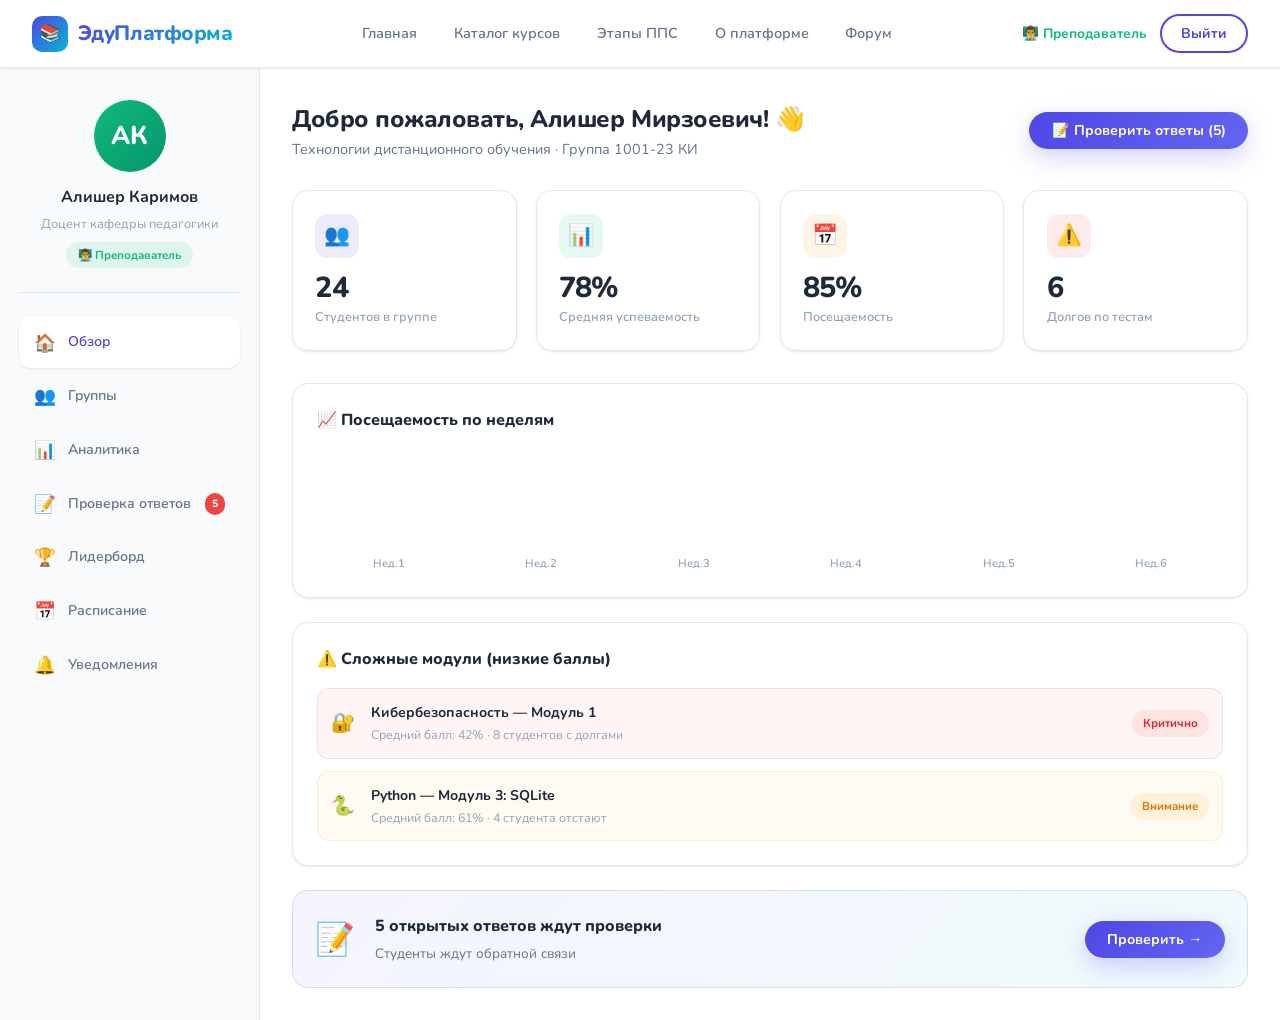
<file: teacher.html>
<!DOCTYPE html>
<html lang="ru">
<head>
  <meta charset="UTF-8" />
  <meta name="viewport" content="width=device-width, initial-scale=1.0" />
  <title>Кабинет преподавателя — ЭдуПлатформа</title>
  <link rel="stylesheet" href="style.css" />
</head>
<body>

<!-- НАВБАР -->
<nav class="navbar">
  <a href="index.html" class="nav-logo">
    <div class="logo-icon">📚</div>
    <span>ЭдуПлатформа</span>
  </a>
  <ul class="nav-links">
    <li><a href="index.html">Главная</a></li>
    <li><a href="catalog.html">Каталог курсов</a></li>
    <li><a href="stages.html">Этапы ППС</a></li>
    <li><a href="about.html">О платформе</a></li>
    <li><a href="forum.html">Форум</a></li>
  </ul>
  <div class="nav-actions">
    <span style="font-size:0.85rem;font-weight:700;color:var(--success);">👨‍🏫 Преподаватель</span>
    <button class="btn-login" onclick="window.location.href='index.html'">Выйти</button>
  </div>
</nav>

<!-- ДАШБОРД -->
<div class="dashboard">

  <!-- ═══ САЙДБАР ═══ -->
  <aside class="sidebar">
    <div class="sidebar-profile">
      <div class="avatar" style="background:linear-gradient(135deg,#10B981,#059669);">АК</div>
      <h3>Алишер Каримов</h3>
      <p>Доцент кафедры педагогики</p>
      <span class="sidebar-role" style="background:rgba(16,185,129,0.1);color:var(--success);">👨‍🏫 Преподаватель</span>
    </div>

    <nav class="sidebar-nav">
      <a href="#overview" class="active" onclick="showTab('overview',this)">
        <span class="nav-icon">🏠</span> Обзор
      </a>
      <a href="#groups" onclick="showTab('groups',this)">
        <span class="nav-icon">👥</span> Группы
      </a>
      <a href="#analytics" onclick="showTab('analytics',this)">
        <span class="nav-icon">📊</span> Аналитика
      </a>
      <a href="#answers" onclick="showTab('answers',this)">
        <span class="nav-icon">📝</span> Проверка ответов
        <span style="margin-left:auto;background:var(--danger);color:white;font-size:0.65rem;font-weight:800;padding:0.15rem 0.45rem;border-radius:50px;">5</span>
      </a>
      <a href="#leaderboard" onclick="showTab('leaderboard',this)">
        <span class="nav-icon">🏆</span> Лидерборд
      </a>
      <a href="#schedule" onclick="showTab('schedule',this)">
        <span class="nav-icon">📅</span> Расписание
      </a>
      <a href="#notifications" onclick="showTab('notifications',this)">
        <span class="nav-icon">🔔</span> Уведомления
      </a>
    </nav>
  </aside>

  <!-- ═══ ОСНОВНОЙ КОНТЕНТ ═══ -->
  <main class="main-content">

    <!-- ── ОБЗОР ── -->
    <div id="tab-overview" class="tab-content">
      <div style="display:flex;align-items:center;justify-content:space-between;margin-bottom:1.8rem;flex-wrap:wrap;gap:1rem;">
        <div>
          <h1 style="font-size:1.5rem;font-weight:800;letter-spacing:-0.02em;">Добро пожаловать, Алишер Мирзоевич! 👋</h1>
          <p style="color:var(--text-secondary);font-size:0.9rem;">Технологии дистанционного обучения · Группа 1001-23 КИ</p>
        </div>
        <button class="btn-primary" onclick="showTab('answers', document.querySelector('.sidebar-nav a:nth-child(4)'))">
          📝 Проверить ответы (5)
        </button>
      </div>

      <!-- Статистика -->
      <div class="stats-grid">
        <div class="stat-card">
          <div class="stat-icon" style="background:rgba(79,70,229,0.1);">👥</div>
          <div class="stat-num">24</div>
          <div class="stat-label">Студентов в группе</div>
        </div>
        <div class="stat-card">
          <div class="stat-icon" style="background:rgba(16,185,129,0.1);">📊</div>
          <div class="stat-num">78%</div>
          <div class="stat-label">Средняя успеваемость</div>
        </div>
        <div class="stat-card">
          <div class="stat-icon" style="background:rgba(245,158,11,0.1);">📅</div>
          <div class="stat-num">85%</div>
          <div class="stat-label">Посещаемость</div>
        </div>
        <div class="stat-card">
          <div class="stat-icon" style="background:rgba(239,68,68,0.1);">⚠️</div>
          <div class="stat-num">6</div>
          <div class="stat-label">Долгов по тестам</div>
        </div>
      </div>

      <!-- График посещаемости -->
      <div style="background:white;border:1px solid var(--border);border-radius:var(--radius-lg);padding:1.5rem;margin-bottom:1.5rem;box-shadow:var(--shadow-sm);">
        <h3 style="font-size:1rem;font-weight:800;margin-bottom:1.2rem;">📈 Посещаемость по неделям</h3>
        <div style="display:flex;align-items:flex-end;gap:0.6rem;height:120px;">
          <div style="display:flex;flex-direction:column;align-items:center;gap:0.3rem;flex:1;">
            <div style="background:linear-gradient(to top,var(--primary),var(--primary-light));border-radius:4px 4px 0 0;width:100%;height:75%;"></div>
            <span style="font-size:0.7rem;color:var(--text-muted);font-weight:600;">Нед.1</span>
          </div>
          <div style="display:flex;flex-direction:column;align-items:center;gap:0.3rem;flex:1;">
            <div style="background:linear-gradient(to top,var(--primary),var(--primary-light));border-radius:4px 4px 0 0;width:100%;height:90%;"></div>
            <span style="font-size:0.7rem;color:var(--text-muted);font-weight:600;">Нед.2</span>
          </div>
          <div style="display:flex;flex-direction:column;align-items:center;gap:0.3rem;flex:1;">
            <div style="background:linear-gradient(to top,var(--primary),var(--primary-light));border-radius:4px 4px 0 0;width:100%;height:80%;"></div>
            <span style="font-size:0.7rem;color:var(--text-muted);font-weight:600;">Нед.3</span>
          </div>
          <div style="display:flex;flex-direction:column;align-items:center;gap:0.3rem;flex:1;">
            <div style="background:linear-gradient(to top,var(--warning),#FCD34D);border-radius:4px 4px 0 0;width:100%;height:65%;"></div>
            <span style="font-size:0.7rem;color:var(--text-muted);font-weight:600;">Нед.4</span>
          </div>
          <div style="display:flex;flex-direction:column;align-items:center;gap:0.3rem;flex:1;">
            <div style="background:linear-gradient(to top,var(--primary),var(--primary-light));border-radius:4px 4px 0 0;width:100%;height:88%;"></div>
            <span style="font-size:0.7rem;color:var(--text-muted);font-weight:600;">Нед.5</span>
          </div>
          <div style="display:flex;flex-direction:column;align-items:center;gap:0.3rem;flex:1;">
            <div style="background:linear-gradient(to top,var(--secondary),#22D3EE);border-radius:4px 4px 0 0;width:100%;height:85%;"></div>
            <span style="font-size:0.7rem;color:var(--text-muted);font-weight:600;">Нед.6</span>
          </div>
        </div>
      </div>

      <!-- Проблемные модули -->
      <div style="background:white;border:1px solid var(--border);border-radius:var(--radius-lg);padding:1.5rem;margin-bottom:1.5rem;box-shadow:var(--shadow-sm);">
        <h3 style="font-size:1rem;font-weight:800;margin-bottom:1rem;">⚠️ Сложные модули (низкие баллы)</h3>
        <div style="display:flex;flex-direction:column;gap:0.8rem;">
          <div style="display:flex;align-items:center;gap:1rem;padding:0.8rem;background:rgba(239,68,68,0.05);border:1px solid rgba(239,68,68,0.15);border-radius:var(--radius);">
            <span style="font-size:1.2rem;">🔐</span>
            <div style="flex:1;">
              <div style="font-size:0.88rem;font-weight:700;">Кибербезопасность — Модуль 1</div>
              <div style="font-size:0.78rem;color:var(--text-muted);">Средний балл: 42% · 8 студентов с долгами</div>
            </div>
            <span class="badge-pill badge-red">Критично</span>
          </div>
          <div style="display:flex;align-items:center;gap:1rem;padding:0.8rem;background:rgba(245,158,11,0.05);border:1px solid rgba(245,158,11,0.15);border-radius:var(--radius);">
            <span style="font-size:1.2rem;">🐍</span>
            <div style="flex:1;">
              <div style="font-size:0.88rem;font-weight:700;">Python — Модуль 3: SQLite</div>
              <div style="font-size:0.78rem;color:var(--text-muted);">Средний балл: 61% · 4 студента отстают</div>
            </div>
            <span class="badge-pill badge-amber">Внимание</span>
          </div>
        </div>
      </div>

      <!-- Непроверенные ответы -->
      <div style="background:linear-gradient(135deg,rgba(79,70,229,0.06),rgba(6,182,212,0.06));border:1px solid rgba(79,70,229,0.15);border-radius:var(--radius-lg);padding:1.4rem;display:flex;align-items:center;gap:1.2rem;">
        <span style="font-size:2rem;">📝</span>
        <div style="flex:1;">
          <div style="font-weight:800;margin-bottom:0.2rem;">5 открытых ответов ждут проверки</div>
          <div style="font-size:0.85rem;color:var(--text-secondary);">Студенты ждут обратной связи</div>
        </div>
        <button class="btn-primary" onclick="showTab('answers',document.querySelectorAll('.sidebar-nav a')[3])">Проверить →</button>
      </div>
    </div>

    <!-- ── ГРУППЫ ── -->
    <div id="tab-groups" class="tab-content" style="display:none;">
      <h2 style="font-size:1.3rem;font-weight:800;margin-bottom:1.5rem;">👥 Список студентов — Группа 1001-23 КИ</h2>

      <div style="background:white;border:1px solid var(--border);border-radius:var(--radius-lg);overflow:hidden;box-shadow:var(--shadow-sm);">
        <div style="padding:1rem 1.5rem;border-bottom:1px solid var(--border);display:flex;align-items:center;justify-content:space-between;flex-wrap:wrap;gap:0.8rem;">
          <span style="font-size:0.88rem;font-weight:700;color:var(--text-secondary);">24 студента</span>
          <div class="search-box" style="max-width:250px;">
            <span>🔍</span>
            <input type="text" placeholder="Поиск студента..." oninput="filterStudents(this.value)" />
          </div>
        </div>

        <div id="studentTable">
          <div style="display:grid;grid-template-columns:2fr 1fr 1fr 1fr 1fr;padding:0.7rem 1.5rem;background:var(--bg-soft);font-size:0.78rem;font-weight:800;color:var(--text-muted);text-transform:uppercase;letter-spacing:0.05em;">
            <span>Студент</span><span>Баллы</span><span>Посещаемость</span><span>Прогресс</span><span>Статус</span>
          </div>
          <div id="studentRows"></div>
        </div>
      </div>
    </div>

    <!-- ── АНАЛИТИКА ── -->
    <div id="tab-analytics" class="tab-content" style="display:none;">
      <h2 style="font-size:1.3rem;font-weight:800;margin-bottom:1.5rem;">📊 Аналитика успеваемости</h2>

      <div style="display:grid;grid-template-columns:1fr 1fr;gap:1.5rem;margin-bottom:1.5rem;">

        <!-- Успеваемость по курсу -->
        <div class="analytics-card">
          <h3>🎓 Успеваемость по модулям</h3>
          <div class="analytics-row">
            <span class="analytics-name">Модуль 1 — Введение</span>
            <div class="analytics-bar"><div class="analytics-fill" style="width:92%"></div></div>
            <span class="analytics-score" style="color:var(--success);">92%</span>
          </div>
          <div class="analytics-row">
            <span class="analytics-name">Модуль 2 — PBL</span>
            <div class="analytics-bar"><div class="analytics-fill" style="width:78%"></div></div>
            <span class="analytics-score">78%</span>
          </div>
          <div class="analytics-row">
            <span class="analytics-name">Модуль 3 — Геймификация</span>
            <div class="analytics-bar"><div class="analytics-fill" style="width:42%"></div></div>
            <span class="analytics-score" style="color:var(--danger);">42%</span>
          </div>
        </div>

        <!-- Типы заданий -->
        <div class="analytics-card">
          <h3>🎮 Результаты по типам тестов</h3>
          <div class="analytics-row">
            <span class="analytics-name">Викторина (выбор ответа)</span>
            <div class="analytics-bar"><div class="analytics-fill" style="width:88%"></div></div>
            <span class="analytics-score" style="color:var(--success);">88%</span>
          </div>
          <div class="analytics-row">
            <span class="analytics-name">Найти пару</span>
            <div class="analytics-bar"><div class="analytics-fill" style="width:82%"></div></div>
            <span class="analytics-score">82%</span>
          </div>
          <div class="analytics-row">
            <span class="analytics-name">Заполнить пропуски</span>
            <div class="analytics-bar"><div class="analytics-fill" style="width:65%"></div></div>
            <span class="analytics-score" style="color:var(--warning);">65%</span>
          </div>
          <div class="analytics-row">
            <span class="analytics-name">Кроссворд</span>
            <div class="analytics-bar"><div class="analytics-fill" style="width:54%"></div></div>
            <span class="analytics-score" style="color:var(--danger);">54%</span>
          </div>
        </div>

      </div>

      <!-- Топ студентов и отстающие -->
      <div style="display:grid;grid-template-columns:1fr 1fr;gap:1.5rem;">
        <div class="analytics-card">
          <h3>⭐ Топ студентов</h3>
          <div style="display:flex;flex-direction:column;gap:0.6rem;margin-top:0.5rem;">
            <div style="display:flex;align-items:center;gap:0.8rem;font-size:0.88rem;">
              <span style="font-size:1.1rem;">🥇</span>
              <div class="avatar" style="width:30px;height:30px;font-size:0.7rem;flex-shrink:0;">ЗА</div>
              <span style="flex:1;font-weight:700;">Зафар Алимов</span>
              <span style="font-weight:800;color:var(--primary);">520</span>
            </div>
            <div style="display:flex;align-items:center;gap:0.8rem;font-size:0.88rem;">
              <span style="font-size:1.1rem;">🥈</span>
              <div class="avatar" style="width:30px;height:30px;font-size:0.7rem;flex-shrink:0;background:linear-gradient(135deg,#06B6D4,#0891B2);">НР</div>
              <span style="flex:1;font-weight:700;">Нилуфар Рахимова</span>
              <span style="font-weight:800;color:var(--primary);">480</span>
            </div>
            <div style="display:flex;align-items:center;gap:0.8rem;font-size:0.88rem;">
              <span style="font-size:1.1rem;">🥉</span>
              <div class="avatar" style="width:30px;height:30px;font-size:0.7rem;flex-shrink:0;background:linear-gradient(135deg,#10B981,#059669);">ДЮ</div>
              <span style="flex:1;font-weight:700;">Дилшод Юсупов</span>
              <span style="font-weight:800;color:var(--primary);">455</span>
            </div>
          </div>
        </div>

        <div class="analytics-card">
          <h3>⚠️ Отстающие студенты</h3>
          <div style="display:flex;flex-direction:column;gap:0.6rem;margin-top:0.5rem;">
            <div style="display:flex;align-items:center;gap:0.8rem;font-size:0.88rem;padding:0.5rem;background:rgba(239,68,68,0.05);border-radius:var(--radius-sm);">
              <div class="avatar" style="width:30px;height:30px;font-size:0.7rem;flex-shrink:0;background:linear-gradient(135deg,#6B7280,#4B5563);">БК</div>
              <div style="flex:1;">
                <div style="font-weight:700;">Барно Каримова</div>
                <div style="font-size:0.75rem;color:var(--danger);">2 долга по тестам</div>
              </div>
              <span style="font-weight:800;color:var(--danger);">240</span>
            </div>
            <div style="display:flex;align-items:center;gap:0.8rem;font-size:0.88rem;padding:0.5rem;background:rgba(239,68,68,0.05);border-radius:var(--radius-sm);">
              <div class="avatar" style="width:30px;height:30px;font-size:0.7rem;flex-shrink:0;background:linear-gradient(135deg,#F59E0B,#D97706);">ФА</div>
              <div style="flex:1;">
                <div style="font-weight:700;">Фарход Атабоев</div>
                <div style="font-size:0.75rem;color:var(--danger);">3 долга по тестам</div>
              </div>
              <span style="font-weight:800;color:var(--danger);">180</span>
            </div>
            <div style="display:flex;align-items:center;gap:0.8rem;font-size:0.88rem;padding:0.5rem;background:rgba(239,68,68,0.05);border-radius:var(--radius-sm);">
              <div class="avatar" style="width:30px;height:30px;font-size:0.7rem;flex-shrink:0;background:linear-gradient(135deg,#EC4899,#DB2777);">ГУ</div>
              <div style="flex:1;">
                <div style="font-weight:700;">Гулноза Умарова</div>
                <div style="font-size:0.75rem;color:var(--warning);">1 долг по тесту</div>
              </div>
              <span style="font-weight:800;color:var(--warning);">195</span>
            </div>
          </div>
        </div>
      </div>
    </div>

    <!-- ── ПРОВЕРКА ОТВЕТОВ ── -->
    <div id="tab-answers" class="tab-content" style="display:none;">
      <h2 style="font-size:1.3rem;font-weight:800;margin-bottom:0.5rem;">📝 Открытые ответы — проверка</h2>
      <p style="color:var(--text-secondary);font-size:0.9rem;margin-bottom:1.5rem;">5 ответов ожидают вашей оценки</p>

      <div style="display:flex;flex-direction:column;gap:1.2rem;" id="answerList">

        <!-- Ответ 1 -->
        <div class="answer-card" style="background:white;border:1px solid var(--border);border-radius:var(--radius-lg);padding:1.5rem;box-shadow:var(--shadow-sm);">
          <div style="display:flex;align-items:center;gap:1rem;margin-bottom:1rem;">
            <div class="avatar" style="width:40px;height:40px;font-size:0.85rem;flex-shrink:0;">АИ</div>
            <div style="flex:1;">
              <div style="font-weight:800;font-size:0.95rem;">Алишер Исмоилов</div>
              <div style="font-size:0.78rem;color:var(--text-muted);">Технологии ДО · Модуль 2 · 3 июня</div>
            </div>
            <span class="badge-pill badge-amber">Ожидает</span>
          </div>
          <div style="background:var(--bg-soft);border-radius:var(--radius);padding:1rem;margin-bottom:1rem;font-size:0.88rem;color:var(--text-secondary);line-height:1.7;">
            <strong style="color:var(--text);display:block;margin-bottom:0.4rem;">Задание:</strong>
            «Учебное заведение переходит на удалёнку при нестабильном интернете. Разработайте архитектуру образовательного процесса.»
          </div>
          <div style="background:rgba(79,70,229,0.04);border:1px solid rgba(79,70,229,0.1);border-radius:var(--radius);padding:1rem;margin-bottom:1rem;font-size:0.88rem;line-height:1.7;">
            <strong style="color:var(--primary);display:block;margin-bottom:0.4rem;">Ответ студента:</strong>
            Предлагаю использовать асинхронный формат: записанные лекции + задания в Classroom. Для офлайн-работы — скачиваемые PDF материалы. Синхронные сессии проводить только для критически важных тем через Google Meet с записью для тех, кто не смог подключиться. Тесты через LearningApps работают и офлайн.
          </div>
          <div style="display:flex;align-items:center;gap:1rem;flex-wrap:wrap;">
            <div style="display:flex;align-items:center;gap:0.5rem;">
              <label style="font-size:0.82rem;font-weight:700;color:var(--text-secondary);">Балл:</label>
              <input type="number" min="0" max="20" value="18" style="width:60px;border:2px solid var(--border);border-radius:var(--radius-sm);padding:0.3rem 0.5rem;font-weight:800;font-size:0.95rem;" />
              <span style="font-size:0.82rem;color:var(--text-muted);">/ 20</span>
            </div>
            <div style="flex:1;min-width:200px;">
              <input type="text" placeholder="Комментарий для студента..." style="width:100%;border:2px solid var(--border);border-radius:var(--radius-sm);padding:0.4rem 0.8rem;font-size:0.85rem;" />
            </div>
            <button class="btn-primary" style="padding:0.45rem 1.2rem;border-radius:var(--radius-full);font-size:0.85rem;" onclick="approveAnswer(this)">✓ Принять</button>
          </div>
        </div>

        <!-- Ответ 2 -->
        <div class="answer-card" style="background:white;border:1px solid var(--border);border-radius:var(--radius-lg);padding:1.5rem;box-shadow:var(--shadow-sm);">
          <div style="display:flex;align-items:center;gap:1rem;margin-bottom:1rem;">
            <div class="avatar" style="width:40px;height:40px;font-size:0.85rem;flex-shrink:0;background:linear-gradient(135deg,#EC4899,#DB2777);">МХ</div>
            <div style="flex:1;">
              <div style="font-weight:800;font-size:0.95rem;">Малика Хасанова</div>
              <div style="font-size:0.78rem;color:var(--text-muted);">Технологии ДО · Модуль 2 · 3 июня</div>
            </div>
            <span class="badge-pill badge-amber">Ожидает</span>
          </div>
          <div style="background:var(--bg-soft);border-radius:var(--radius);padding:1rem;margin-bottom:1rem;font-size:0.88rem;color:var(--text-secondary);line-height:1.7;">
            <strong style="color:var(--text);display:block;margin-bottom:0.4rem;">Задание:</strong>
            «Учебное заведение переходит на удалёнку при нестабильном интернете. Разработайте архитектуру образовательного процесса.»
          </div>
          <div style="background:rgba(79,70,229,0.04);border:1px solid rgba(79,70,229,0.1);border-radius:var(--radius);padding:1rem;margin-bottom:1rem;font-size:0.88rem;line-height:1.7;">
            <strong style="color:var(--primary);display:block;margin-bottom:0.4rem;">Ответ студента:</strong>
            Разделить материал на мини-блоки по 10-15 минут. Использовать Telegram-бота для рассылки материалов — он работает и при слабом интернете. Основные задания — текстовые, без видео. Видеолекции только для дополнительного материала.
          </div>
          <div style="display:flex;align-items:center;gap:1rem;flex-wrap:wrap;">
            <div style="display:flex;align-items:center;gap:0.5rem;">
              <label style="font-size:0.82rem;font-weight:700;color:var(--text-secondary);">Балл:</label>
              <input type="number" min="0" max="20" value="16" style="width:60px;border:2px solid var(--border);border-radius:var(--radius-sm);padding:0.3rem 0.5rem;font-weight:800;font-size:0.95rem;" />
              <span style="font-size:0.82rem;color:var(--text-muted);">/ 20</span>
            </div>
            <div style="flex:1;min-width:200px;">
              <input type="text" placeholder="Комментарий для студента..." style="width:100%;border:2px solid var(--border);border-radius:var(--radius-sm);padding:0.4rem 0.8rem;font-size:0.85rem;" />
            </div>
            <button class="btn-primary" style="padding:0.45rem 1.2rem;border-radius:var(--radius-full);font-size:0.85rem;" onclick="approveAnswer(this)">✓ Принять</button>
          </div>
        </div>

        <!-- Ответ 3 -->
        <div class="answer-card" style="background:white;border:1px solid var(--border);border-radius:var(--radius-lg);padding:1.5rem;box-shadow:var(--shadow-sm);">
          <div style="display:flex;align-items:center;gap:1rem;margin-bottom:1rem;">
            <div class="avatar" style="width:40px;height:40px;font-size:0.85rem;flex-shrink:0;background:linear-gradient(135deg,#8B5CF6,#7C3AED);">ОТ</div>
            <div style="flex:1;">
              <div style="font-weight:800;font-size:0.95rem;">Отабек Турсунов</div>
              <div style="font-size:0.78rem;color:var(--text-muted);">Технологии ДО · Модуль 2 · 4 июня</div>
            </div>
            <span class="badge-pill badge-amber">Ожидает</span>
          </div>
          <div style="background:rgba(79,70,229,0.04);border:1px solid rgba(79,70,229,0.1);border-radius:var(--radius);padding:1rem;margin-bottom:1rem;font-size:0.88rem;line-height:1.7;">
            <strong style="color:var(--primary);display:block;margin-bottom:0.4rem;">Ответ студента:</strong>
            Предлагаю гибридный подход: основная часть материала в виде текстовых конспектов + короткие аудиозаписи (не видео). Задания через Google Forms без прикреплённых файлов. Синхронные встречи раз в неделю с записью.
          </div>
          <div style="display:flex;align-items:center;gap:1rem;flex-wrap:wrap;">
            <div style="display:flex;align-items:center;gap:0.5rem;">
              <label style="font-size:0.82rem;font-weight:700;color:var(--text-secondary);">Балл:</label>
              <input type="number" min="0" max="20" value="15" style="width:60px;border:2px solid var(--border);border-radius:var(--radius-sm);padding:0.3rem 0.5rem;font-weight:800;font-size:0.95rem;" />
              <span style="font-size:0.82rem;color:var(--text-muted);">/ 20</span>
            </div>
            <div style="flex:1;min-width:200px;">
              <input type="text" placeholder="Комментарий для студента..." style="width:100%;border:2px solid var(--border);border-radius:var(--radius-sm);padding:0.4rem 0.8rem;font-size:0.85rem;" />
            </div>
            <button class="btn-primary" style="padding:0.45rem 1.2rem;border-radius:var(--radius-full);font-size:0.85rem;" onclick="approveAnswer(this)">✓ Принять</button>
          </div>
        </div>

      </div>
    </div>

    <!-- ── ЛИДЕРБОРД ── -->
    <div id="tab-leaderboard" class="tab-content" style="display:none;">
      <div style="display:flex;align-items:center;justify-content:space-between;margin-bottom:1.5rem;flex-wrap:wrap;gap:1rem;">
        <div>
          <h2 style="font-size:1.3rem;font-weight:800;">🏆 Лидерборд группы</h2>
          <p style="color:var(--text-secondary);font-size:0.9rem;">Группа 1001-23 КИ</p>
        </div>
        <button class="btn-hero-outline" style="font-size:0.85rem;padding:0.5rem 1.2rem;" onclick="exportLeaderboard()">📥 Экспорт в таблицу</button>
      </div>

      <div class="leaderboard">
        <div class="lb-item top1">
          <div class="lb-rank">1</div>
          <div class="avatar" style="width:36px;height:36px;font-size:0.8rem;flex-shrink:0;">ЗА</div>
          <div class="lb-name">Зафар Алимов</div>
          <div style="flex:1;padding:0 0.5rem;"><div class="progress-bar" style="height:6px;"><div class="progress-fill" style="width:100%"></div></div></div>
          <div class="lb-score">520</div>
          <div class="lb-badge">👑</div>
        </div>
        <div class="lb-item top2">
          <div class="lb-rank">2</div>
          <div class="avatar" style="width:36px;height:36px;font-size:0.8rem;flex-shrink:0;background:linear-gradient(135deg,#06B6D4,#0891B2);">НР</div>
          <div class="lb-name">Нилуфар Рахимова</div>
          <div style="flex:1;padding:0 0.5rem;"><div class="progress-bar" style="height:6px;"><div class="progress-fill" style="width:92%"></div></div></div>
          <div class="lb-score">480</div>
          <div class="lb-badge">🥈</div>
        </div>
        <div class="lb-item top3">
          <div class="lb-rank">3</div>
          <div class="avatar" style="width:36px;height:36px;font-size:0.8rem;flex-shrink:0;background:linear-gradient(135deg,#10B981,#059669);">ДЮ</div>
          <div class="lb-name">Дилшод Юсупов</div>
          <div style="flex:1;padding:0 0.5rem;"><div class="progress-bar" style="height:6px;"><div class="progress-fill" style="width:87%"></div></div></div>
          <div class="lb-score">455</div>
          <div class="lb-badge">🥉</div>
        </div>
        <div class="lb-item">
          <div class="lb-rank">4</div>
          <div class="avatar" style="width:36px;height:36px;font-size:0.8rem;flex-shrink:0;">АИ</div>
          <div class="lb-name">Алишер Исмоилов</div>
          <div style="flex:1;padding:0 0.5rem;"><div class="progress-bar" style="height:6px;"><div class="progress-fill" style="width:65%"></div></div></div>
          <div class="lb-score">340</div>
          <div class="lb-badge"></div>
        </div>
        <div class="lb-item">
          <div class="lb-rank">5</div>
          <div class="avatar" style="width:36px;height:36px;font-size:0.8rem;flex-shrink:0;background:linear-gradient(135deg,#F59E0B,#D97706);">СМ</div>
          <div class="lb-name">Сарвар Мирзаев</div>
          <div style="flex:1;padding:0 0.5rem;"><div class="progress-bar" style="height:6px;"><div class="progress-fill" style="width:60%"></div></div></div>
          <div class="lb-score">310</div>
          <div class="lb-badge"></div>
        </div>
        <div class="lb-item">
          <div class="lb-rank">6</div>
          <div class="avatar" style="width:36px;height:36px;font-size:0.8rem;flex-shrink:0;background:linear-gradient(135deg,#EC4899,#DB2777);">МХ</div>
          <div class="lb-name">Малика Хасанова</div>
          <div style="flex:1;padding:0 0.5rem;"><div class="progress-bar" style="height:6px;"><div class="progress-fill" style="width:56%"></div></div></div>
          <div class="lb-score">290</div>
          <div class="lb-badge"></div>
        </div>
        <div class="lb-item">
          <div class="lb-rank">7</div>
          <div class="avatar" style="width:36px;height:36px;font-size:0.8rem;flex-shrink:0;background:linear-gradient(135deg,#8B5CF6,#7C3AED);">ОТ</div>
          <div class="lb-name">Отабек Турсунов</div>
          <div style="flex:1;padding:0 0.5rem;"><div class="progress-bar" style="height:6px;"><div class="progress-fill" style="width:53%"></div></div></div>
          <div class="lb-score">275</div>
          <div class="lb-badge"></div>
        </div>
        <div class="lb-item" style="opacity:0.7;">
          <div class="lb-rank">8</div>
          <div class="avatar" style="width:36px;height:36px;font-size:0.8rem;flex-shrink:0;background:linear-gradient(135deg,#6B7280,#4B5563);">БК</div>
          <div class="lb-name">Барно Каримова</div>
          <div style="flex:1;padding:0 0.5rem;"><div class="progress-bar" style="height:6px;"><div class="progress-fill" style="width:46%"></div></div></div>
          <div class="lb-score">240</div>
          <div class="lb-badge">⚠️</div>
        </div>
      </div>
    </div>

    <!-- ── РАСПИСАНИЕ ── -->
    <div id="tab-schedule" class="tab-content" style="display:none;">
      <div style="display:flex;align-items:center;justify-content:space-between;margin-bottom:1.5rem;flex-wrap:wrap;gap:1rem;">
        <h2 style="font-size:1.3rem;font-weight:800;">📅 Расписание вебинаров</h2>
        <button class="btn-primary" style="padding:0.5rem 1.2rem;border-radius:var(--radius-full);font-size:0.85rem;" onclick="addWebinar()">+ Добавить вебинар</button>
      </div>

      <div class="schedule-list">
        <div class="schedule-item" style="border-color:var(--primary);">
          <div class="schedule-date"><div class="day">6</div><div class="month">июн</div></div>
          <div class="schedule-divider"></div>
          <div class="schedule-info">
            <h4>Технологии ДО — Модуль 3: Геймификация</h4>
            <p>⏰ 10:00–11:30 · 👥 24 студента · Google Meet</p>
          </div>
          <div style="display:flex;gap:0.5rem;">
            <a href="#" class="btn-join">Начать</a>
            <button style="padding:0.4rem 0.8rem;border-radius:var(--radius-full);border:1px solid var(--border);font-size:0.78rem;font-weight:700;color:var(--text-secondary);">✏️</button>
          </div>
        </div>

        <div class="schedule-item">
          <div class="schedule-date"><div class="day">9</div><div class="month">июн</div></div>
          <div class="schedule-divider"></div>
          <div class="schedule-info">
            <h4>Дебаты: «Жизнь в Instagram»</h4>
            <p>⏰ 14:00–15:00 · 👥 24 студента · Zoom</p>
          </div>
          <div style="display:flex;gap:0.5rem;">
            <a href="#" class="btn-join" style="background:var(--text-muted);">Скоро</a>
            <button style="padding:0.4rem 0.8rem;border-radius:var(--radius-full);border:1px solid var(--border);font-size:0.78rem;font-weight:700;color:var(--text-secondary);">✏️</button>
          </div>
        </div>

        <div class="schedule-item">
          <div class="schedule-date"><div class="day">12</div><div class="month">июн</div></div>
          <div class="schedule-divider"></div>
          <div class="schedule-info">
            <h4>Консультация по итоговому проекту</h4>
            <p>⏰ 11:00–12:00 · 👥 24 студента · Google Meet</p>
          </div>
          <div style="display:flex;gap:0.5rem;">
            <a href="#" class="btn-join" style="background:var(--text-muted);">Скоро</a>
            <button style="padding:0.4rem 0.8rem;border-radius:var(--radius-full);border:1px solid var(--border);font-size:0.78rem;font-weight:700;color:var(--text-secondary);">✏️</button>
          </div>
        </div>
      </div>
    </div>

    <!-- ── УВЕДОМЛЕНИЯ ── -->
    <div id="tab-notifications" class="tab-content" style="display:none;">
      <h2 style="font-size:1.3rem;font-weight:800;margin-bottom:1.5rem;">🔔 Уведомления</h2>
      <div class="notif-list">
        <div class="notif-item new">
          <span class="notif-icon">📝</span>
          <div class="notif-text">
            <strong>Новый ответ на задание</strong>
            Алишер Исмоилов сдал задание по модулю 2 — ожидает проверки
          </div>
          <span class="notif-time">2 ч назад</span>
        </div>
        <div class="notif-item new">
          <span class="notif-icon">💬</span>
          <div class="notif-text">
            <strong>Вопрос на форуме</strong>
            Малика Хасанова задала вопрос в теме «PBL — как оценивать командную работу?»
          </div>
          <span class="notif-time">4 ч назад</span>
        </div>
        <div class="notif-item warning">
          <span class="notif-icon">⚠️</span>
          <div class="notif-text">
            <strong>Студенты с долгами</strong>
            6 студентов не прошли тест модуля 1 по кибербезопасности. Срок истекает через 2 дня.
          </div>
          <span class="notif-time">вчера</span>
        </div>
        <div class="notif-item success">
          <span class="notif-icon">📊</span>
          <div class="notif-text">
            <strong>Отчёт готов</strong>
            Еженедельный отчёт успеваемости группы 1001-23 КИ доступен
          </div>
          <span class="notif-time">2 дня назад</span>
        </div>
      </div>
    </div>

  </main>
</div>

<script src="script.js"></script>
<script>
// ── СТУДЕНТЫ ──
const STUDENTS = [
  { name:'Зафар Алимов',      init:'ЗА', score:520, attendance:95, progress:100, status:'ok'   },
  { name:'Нилуфар Рахимова',  init:'НР', score:480, attendance:92, progress:95,  status:'ok'   },
  { name:'Дилшод Юсупов',     init:'ДЮ', score:455, attendance:90, progress:90,  status:'ok'   },
  { name:'Алишер Исмоилов',   init:'АИ', score:340, attendance:85, progress:67,  status:'ok'   },
  { name:'Сарвар Мирзаев',    init:'СМ', score:310, attendance:88, progress:62,  status:'ok'   },
  { name:'Малика Хасанова',   init:'МХ', score:290, attendance:82, progress:58,  status:'ok'   },
  { name:'Отабек Турсунов',   init:'ОТ', score:275, attendance:80, progress:55,  status:'ok'   },
  { name:'Барно Каримова',    init:'БК', score:240, attendance:70, progress:48,  status:'debt' },
  { name:'Фарход Атабоев',    init:'ФА', score:180, attendance:60, progress:36,  status:'debt' },
  { name:'Гулноза Умарова',   init:'ГУ', score:195, attendance:65, progress:39,  status:'debt' },
  { name:'Шохрух Каlandarov', init:'ШК', score:320, attendance:87, progress:64,  status:'ok'   },
  { name:'Диёра Юсупова',     init:'ДЮ', score:260, attendance:75, progress:52,  status:'ok'   },
];

function renderStudents(list) {
  document.getElementById('studentRows').innerHTML = list.map(s => `
    <div style="display:grid;grid-template-columns:2fr 1fr 1fr 1fr 1fr;padding:0.8rem 1.5rem;border-bottom:1px solid var(--border);align-items:center;transition:var(--transition);"
         onmouseover="this.style.background='var(--bg-soft)'" onmouseout="this.style.background=''">
      <div style="display:flex;align-items:center;gap:0.8rem;">
        <div class="avatar" style="width:34px;height:34px;font-size:0.72rem;flex-shrink:0;">${s.init}</div>
        <span style="font-size:0.88rem;font-weight:700;">${s.name}</span>
      </div>
      <span style="font-size:0.88rem;font-weight:800;color:var(--primary);">${s.score}</span>
      <span style="font-size:0.88rem;font-weight:600;color:${s.attendance>=80?'var(--success)':'var(--danger)'};">${s.attendance}%</span>
      <div style="display:flex;align-items:center;gap:0.5rem;">
        <div class="progress-bar" style="width:60px;"><div class="progress-fill" style="width:${s.progress}%"></div></div>
        <span style="font-size:0.78rem;font-weight:700;">${s.progress}%</span>
      </div>
      <span class="badge-pill ${s.status==='ok'?'badge-green':'badge-red'}">${s.status==='ok'?'✓ В порядке':'⚠️ Долг'}</span>
    </div>`).join('');
}

function filterStudents(q) {
  const filtered = STUDENTS.filter(s => s.name.toLowerCase().includes(q.toLowerCase()));
  renderStudents(filtered);
}

function showTab(name, el) {
  event.preventDefault();
  document.querySelectorAll('.tab-content').forEach(t => t.style.display = 'none');
  document.getElementById('tab-' + name).style.display = 'block';
  document.querySelectorAll('.sidebar-nav a').forEach(a => a.classList.remove('active'));
  if (el) el.classList.add('active');
  if (name === 'groups') renderStudents(STUDENTS);
}

function approveAnswer(btn) {
  const card = btn.closest('.answer-card');
  card.style.opacity = '0.5';
  card.style.pointerEvents = 'none';
  btn.textContent = '✓ Принято';
  btn.style.background = 'var(--success)';
}

function exportLeaderboard() {
  alert('Лидерборд экспортирован в Google Таблицы!\n(В реальной версии — интеграция с Google Sheets API)');
}

function addWebinar() {
  alert('Форма добавления вебинара будет здесь.\n(В реальной версии — интеграция с Google Calendar)');
}
</script>
</body>
</html>
</file>
<file: style.css>
/* ===========================
   EDU PLATFORM — STYLE.CSS
   =========================== */

@import url('https://fonts.googleapis.com/css2?family=Nunito:wght@300;400;500;600;700;800&family=Merriweather:wght@400;700&display=swap');

/* ── ПЕРЕМЕННЫЕ ── */
:root {
  --primary: #4F46E5;
  --primary-light: #6366F1;
  --primary-dark: #3730A3;
  --secondary: #06B6D4;
  --accent: #F59E0B;
  --success: #10B981;
  --danger: #EF4444;
  --warning: #F59E0B;

  --bg: #ffffff;
  --bg-soft: #F8FAFC;
  --bg-card: #ffffff;
  --border: #E2E8F0;
  --border-hover: #CBD5E1;

  --text: #1E293B;
  --text-secondary: #64748B;
  --text-muted: #94A3B8;

  --shadow-sm: 0 1px 3px rgba(0,0,0,0.06), 0 1px 2px rgba(0,0,0,0.04);
  --shadow: 0 4px 6px -1px rgba(0,0,0,0.07), 0 2px 4px -1px rgba(0,0,0,0.04);
  --shadow-md: 0 10px 15px -3px rgba(0,0,0,0.08), 0 4px 6px -2px rgba(0,0,0,0.04);
  --shadow-lg: 0 20px 25px -5px rgba(0,0,0,0.08), 0 10px 10px -5px rgba(0,0,0,0.03);
  --shadow-primary: 0 8px 25px rgba(79,70,229,0.25);

  --radius-sm: 8px;
  --radius: 12px;
  --radius-lg: 16px;
  --radius-xl: 24px;
  --radius-full: 9999px;

  --font: 'Nunito', sans-serif;
  --font-serif: 'Merriweather', serif;

  --transition: 0.2s ease;
  --transition-slow: 0.4s ease;
}

/* ── СБРОС ── */
*, *::before, *::after { box-sizing: border-box; margin: 0; padding: 0; }
html { scroll-behavior: smooth; font-size: 16px; }
body {
  font-family: var(--font);
  background: var(--bg);
  color: var(--text);
  line-height: 1.6;
  -webkit-font-smoothing: antialiased;
}
img { max-width: 100%; display: block; }
a { text-decoration: none; color: inherit; }
ul { list-style: none; }
button { font-family: var(--font); cursor: pointer; border: none; background: none; }
input, textarea, select { font-family: var(--font); outline: none; }

/* ── НАВБАР ── */
.navbar {
  position: sticky; top: 0; z-index: 100;
  background: rgba(255,255,255,0.95);
  backdrop-filter: blur(12px);
  border-bottom: 1px solid var(--border);
  padding: 0 2rem;
  height: 68px;
  display: flex; align-items: center; justify-content: space-between;
  box-shadow: var(--shadow-sm);
}

.nav-logo {
  display: flex; align-items: center; gap: 0.6rem;
  font-size: 1.3rem; font-weight: 800; color: var(--primary);
  letter-spacing: -0.02em;
}

.nav-logo span {
  background: linear-gradient(135deg, var(--primary), var(--secondary));
  -webkit-background-clip: text; -webkit-text-fill-color: transparent;
}

.nav-logo .logo-icon {
  width: 36px; height: 36px; border-radius: 10px;
  background: linear-gradient(135deg, var(--primary), var(--secondary));
  display: flex; align-items: center; justify-content: center;
  color: white; font-size: 1.1rem;
}

.nav-links {
  display: flex; align-items: center; gap: 0.3rem;
}

.nav-links a {
  padding: 0.5rem 1rem; border-radius: var(--radius-sm);
  font-size: 0.9rem; font-weight: 600; color: var(--text-secondary);
  transition: var(--transition);
}
.nav-links a:hover, .nav-links a.active {
  color: var(--primary); background: rgba(79,70,229,0.07);
}

.nav-actions { display: flex; align-items: center; gap: 0.8rem; }

.btn-login {
  padding: 0.5rem 1.2rem; border-radius: var(--radius-full);
  font-size: 0.88rem; font-weight: 700; color: var(--primary);
  border: 2px solid var(--primary); transition: var(--transition);
}
.btn-login:hover { background: var(--primary); color: white; }

.btn-primary {
  padding: 0.55rem 1.4rem; border-radius: var(--radius-full);
  font-size: 0.88rem; font-weight: 700; color: white;
  background: linear-gradient(135deg, var(--primary), var(--primary-light));
  box-shadow: var(--shadow-primary); transition: var(--transition);
}
.btn-primary:hover { transform: translateY(-1px); box-shadow: 0 10px 30px rgba(79,70,229,0.35); }

/* ── HERO ── */
.hero {
  background: linear-gradient(135deg, #EEF2FF 0%, #F0FDFA 50%, #FFF7ED 100%);
  padding: 5rem 2rem 4rem;
  text-align: center; position: relative; overflow: hidden;
}

.hero::before {
  content: '';
  position: absolute; inset: 0;
  background: radial-gradient(circle at 20% 50%, rgba(79,70,229,0.08) 0%, transparent 50%),
              radial-gradient(circle at 80% 20%, rgba(6,182,212,0.08) 0%, transparent 50%);
  pointer-events: none;
}

.hero-badge {
  display: inline-flex; align-items: center; gap: 0.4rem;
  background: white; border: 1px solid var(--border);
  border-radius: var(--radius-full); padding: 0.35rem 1rem;
  font-size: 0.8rem; font-weight: 700; color: var(--primary);
  margin-bottom: 1.5rem; box-shadow: var(--shadow-sm);
  animation: fadeUp 0.5s ease both;
}

.hero h1 {
  font-size: clamp(2rem, 5vw, 3.8rem);
  font-weight: 800; line-height: 1.15;
  letter-spacing: -0.03em; color: var(--text);
  max-width: 800px; margin: 0 auto 1.2rem;
  animation: fadeUp 0.5s ease 0.1s both;
}

.hero h1 .highlight {
  background: linear-gradient(135deg, var(--primary), var(--secondary));
  -webkit-background-clip: text; -webkit-text-fill-color: transparent;
}

.hero p {
  font-size: 1.1rem; color: var(--text-secondary); font-weight: 400;
  max-width: 560px; margin: 0 auto 2.5rem; line-height: 1.7;
  animation: fadeUp 0.5s ease 0.2s both;
}

.hero-actions {
  display: flex; gap: 1rem; justify-content: center; flex-wrap: wrap;
  margin-bottom: 3.5rem;
  animation: fadeUp 0.5s ease 0.3s both;
}

.btn-hero {
  padding: 0.85rem 2rem; border-radius: var(--radius-full);
  font-size: 1rem; font-weight: 700; color: white;
  background: linear-gradient(135deg, var(--primary), var(--primary-light));
  box-shadow: var(--shadow-primary); transition: var(--transition);
  display: inline-flex; align-items: center; gap: 0.5rem;
}
.btn-hero:hover { transform: translateY(-2px); box-shadow: 0 12px 35px rgba(79,70,229,0.4); }

.btn-hero-outline {
  padding: 0.85rem 2rem; border-radius: var(--radius-full);
  font-size: 1rem; font-weight: 700; color: var(--text);
  background: white; border: 2px solid var(--border);
  transition: var(--transition);
  display: inline-flex; align-items: center; gap: 0.5rem;
}
.btn-hero-outline:hover { border-color: var(--primary); color: var(--primary); transform: translateY(-2px); }

.hero-stats {
  display: flex; justify-content: center; gap: 3rem; flex-wrap: wrap;
  animation: fadeUp 0.5s ease 0.4s both;
}

.hero-stat { text-align: center; }
.hero-stat .num {
  font-size: 1.8rem; font-weight: 800; color: var(--primary);
  letter-spacing: -0.03em; line-height: 1;
}
.hero-stat .label { font-size: 0.8rem; color: var(--text-muted); font-weight: 600; margin-top: 0.2rem; }

/* ── ПОИСК ── */
.search-section {
  background: white; padding: 2.5rem 2rem;
  border-bottom: 1px solid var(--border);
}

.search-wrap { max-width: 700px; margin: 0 auto; }

.search-box {
  display: flex; align-items: center; gap: 0.8rem;
  background: var(--bg-soft); border: 2px solid var(--border);
  border-radius: var(--radius-full); padding: 0.6rem 0.6rem 0.6rem 1.5rem;
  transition: var(--transition);
}
.search-box:focus-within { border-color: var(--primary); box-shadow: 0 0 0 4px rgba(79,70,229,0.1); }

.search-box input {
  flex: 1; background: none; border: none; font-size: 0.95rem;
  color: var(--text); font-weight: 500;
}
.search-box input::placeholder { color: var(--text-muted); }

.search-btn {
  padding: 0.6rem 1.4rem; border-radius: var(--radius-full);
  background: linear-gradient(135deg, var(--primary), var(--primary-light));
  color: white; font-weight: 700; font-size: 0.88rem;
  transition: var(--transition);
}
.search-btn:hover { transform: scale(1.03); }

.search-tags {
  display: flex; flex-wrap: wrap; gap: 0.5rem;
  margin-top: 1rem; align-items: center;
}

.search-tag-label { font-size: 0.8rem; color: var(--text-muted); font-weight: 600; }

.tag {
  padding: 0.3rem 0.9rem; border-radius: var(--radius-full);
  background: var(--bg-soft); border: 1px solid var(--border);
  font-size: 0.8rem; font-weight: 600; color: var(--text-secondary);
  cursor: pointer; transition: var(--transition);
}
.tag:hover { background: rgba(79,70,229,0.07); border-color: var(--primary); color: var(--primary); }

/* ── СЕКЦИИ ── */
.section { padding: 4rem 2rem; }
.section-soft { background: var(--bg-soft); }

.section-header { max-width: 1100px; margin: 0 auto 2.5rem; }
.section-header h2 {
  font-size: clamp(1.5rem, 3vw, 2.2rem); font-weight: 800;
  letter-spacing: -0.02em; color: var(--text); margin-bottom: 0.5rem;
}
.section-header p { font-size: 1rem; color: var(--text-secondary); }
.section-label {
  font-size: 0.75rem; font-weight: 700; letter-spacing: 0.1em;
  text-transform: uppercase; color: var(--primary); margin-bottom: 0.5rem;
}

.container { max-width: 1100px; margin: 0 auto; }

/* ── КАРТОЧКИ КУРСОВ ── */
.courses-grid {
  display: grid; grid-template-columns: repeat(auto-fill, minmax(300px, 1fr));
  gap: 1.5rem;
}

.course-card {
  background: var(--bg-card); border: 1px solid var(--border);
  border-radius: var(--radius-lg); overflow: hidden;
  transition: var(--transition); box-shadow: var(--shadow-sm);
  display: flex; flex-direction: column;
}
.course-card:hover {
  transform: translateY(-4px); box-shadow: var(--shadow-lg);
  border-color: var(--primary);
}

.course-card-header {
  height: 140px; display: flex; align-items: center; justify-content: center;
  font-size: 3rem; position: relative; overflow: hidden;
}

.course-card-body { padding: 1.4rem; flex: 1; display: flex; flex-direction: column; }

.course-section-badge {
  display: inline-block; padding: 0.25rem 0.75rem;
  border-radius: var(--radius-full); font-size: 0.72rem; font-weight: 700;
  margin-bottom: 0.75rem;
}

.course-card h3 { font-size: 1rem; font-weight: 700; margin-bottom: 0.5rem; color: var(--text); }
.course-card p { font-size: 0.85rem; color: var(--text-secondary); flex: 1; line-height: 1.6; }

.course-card-footer {
  padding: 1rem 1.4rem; border-top: 1px solid var(--border);
  display: flex; align-items: center; justify-content: space-between;
}

.course-meta { font-size: 0.78rem; color: var(--text-muted); font-weight: 600; }
.btn-card {
  padding: 0.4rem 1rem; border-radius: var(--radius-full);
  background: var(--primary); color: white;
  font-size: 0.8rem; font-weight: 700; transition: var(--transition);
}
.btn-card:hover { background: var(--primary-dark); }

/* ── ФИЛЬТРЫ КАТАЛОГА ── */
.catalog-filters {
  display: flex; gap: 0.6rem; flex-wrap: wrap; margin-bottom: 2rem;
}

.filter-btn {
  padding: 0.5rem 1.2rem; border-radius: var(--radius-full);
  font-size: 0.85rem; font-weight: 700; color: var(--text-secondary);
  border: 2px solid var(--border); background: white; transition: var(--transition);
}
.filter-btn:hover { border-color: var(--primary); color: var(--primary); }
.filter-btn.active {
  background: var(--primary); color: white; border-color: var(--primary);
  box-shadow: var(--shadow-primary);
}

/* ── СТРАНИЦА КУРСА ── */
.course-hero {
  background: linear-gradient(135deg, #EEF2FF, #E0F2FE);
  padding: 3rem 2rem; border-bottom: 1px solid var(--border);
}

.course-hero-inner {
  max-width: 1100px; margin: 0 auto;
  display: grid; grid-template-columns: 1fr 380px; gap: 3rem; align-items: start;
}

.breadcrumb {
  display: flex; align-items: center; gap: 0.5rem;
  font-size: 0.82rem; color: var(--text-muted); margin-bottom: 1.2rem;
}
.breadcrumb a { color: var(--primary); font-weight: 600; }
.breadcrumb span { color: var(--text-muted); }

.course-hero h1 {
  font-size: clamp(1.5rem, 3vw, 2.2rem); font-weight: 800;
  letter-spacing: -0.02em; margin-bottom: 1rem; color: var(--text);
}

.course-hero p { font-size: 1rem; color: var(--text-secondary); line-height: 1.7; margin-bottom: 1.5rem; }

.course-tags { display: flex; gap: 0.5rem; flex-wrap: wrap; }

.course-enroll-card {
  background: white; border: 1px solid var(--border);
  border-radius: var(--radius-xl); padding: 1.8rem;
  box-shadow: var(--shadow-md); position: sticky; top: 88px;
}

.enroll-price {
  font-size: 2rem; font-weight: 800; color: var(--success);
  letter-spacing: -0.03em; margin-bottom: 0.3rem;
}

.btn-enroll {
  width: 100%; padding: 0.9rem; border-radius: var(--radius-full);
  background: linear-gradient(135deg, var(--primary), var(--primary-light));
  color: white; font-size: 1rem; font-weight: 700;
  box-shadow: var(--shadow-primary); transition: var(--transition);
  margin-bottom: 0.8rem; display: flex; align-items: center; justify-content: center; gap: 0.5rem;
}
.btn-enroll:hover { transform: translateY(-2px); box-shadow: 0 12px 35px rgba(79,70,229,0.4); }

/* ── МОДУЛИ ── */
.module-list { display: flex; flex-direction: column; gap: 1rem; }

.module-item {
  background: white; border: 1px solid var(--border);
  border-radius: var(--radius-lg); overflow: hidden;
  transition: var(--transition);
}

.module-header {
  display: flex; align-items: center; gap: 1rem;
  padding: 1.2rem 1.5rem; cursor: pointer;
  transition: var(--transition);
}
.module-header:hover { background: var(--bg-soft); }

.module-num {
  width: 36px; height: 36px; border-radius: var(--radius-sm);
  background: linear-gradient(135deg, var(--primary), var(--primary-light));
  color: white; font-weight: 800; font-size: 0.9rem;
  display: flex; align-items: center; justify-content: center; flex-shrink: 0;
}

.module-num.done { background: linear-gradient(135deg, var(--success), #34D399); }

.module-title { flex: 1; font-weight: 700; font-size: 0.95rem; }
.module-meta { font-size: 0.78rem; color: var(--text-muted); }
.module-arrow { color: var(--text-muted); transition: var(--transition); font-size: 1.1rem; }
.module-item.open .module-arrow { transform: rotate(180deg); }

.module-body {
  padding: 0 1.5rem; max-height: 0; overflow: hidden;
  transition: max-height 0.35s ease, padding 0.35s ease;
}
.module-item.open .module-body { max-height: 2000px; padding: 0 1.5rem 1.5rem; }

.lesson-list { display: flex; flex-direction: column; gap: 0.5rem; margin-bottom: 1rem; }

.lesson-item {
  display: flex; align-items: center; gap: 0.75rem;
  padding: 0.6rem 0.8rem; border-radius: var(--radius-sm);
  font-size: 0.88rem; color: var(--text-secondary);
  transition: var(--transition); cursor: pointer;
}
.lesson-item:hover { background: var(--bg-soft); color: var(--primary); }
.lesson-icon { font-size: 1rem; width: 20px; text-align: center; }

.test-banner {
  background: linear-gradient(135deg, rgba(79,70,229,0.07), rgba(6,182,212,0.07));
  border: 1px solid rgba(79,70,229,0.15); border-radius: var(--radius);
  padding: 1rem 1.2rem; display: flex; align-items: center;
  justify-content: space-between; gap: 1rem;
}
.test-banner-text { font-size: 0.88rem; font-weight: 700; color: var(--primary); }
.test-banner-sub { font-size: 0.78rem; color: var(--text-muted); }
.btn-test {
  padding: 0.45rem 1.1rem; border-radius: var(--radius-full);
  background: var(--primary); color: white;
  font-size: 0.82rem; font-weight: 700; white-space: nowrap; transition: var(--transition);
}
.btn-test:hover { background: var(--primary-dark); }

/* ── ЛИЧНЫЙ КАБИНЕТ ── */
.dashboard {
  display: grid; grid-template-columns: 260px 1fr; min-height: calc(100vh - 68px);
}

.sidebar {
  background: var(--bg-soft); border-right: 1px solid var(--border);
  padding: 2rem 1.2rem;
}

.sidebar-profile {
  text-align: center; padding-bottom: 1.5rem;
  border-bottom: 1px solid var(--border); margin-bottom: 1.5rem;
}

.avatar {
  width: 72px; height: 72px; border-radius: 50%;
  background: linear-gradient(135deg, var(--primary), var(--secondary));
  display: flex; align-items: center; justify-content: center;
  font-size: 1.6rem; font-weight: 800; color: white;
  margin: 0 auto 0.8rem;
}

.sidebar-profile h3 { font-size: 1rem; font-weight: 700; margin-bottom: 0.2rem; }
.sidebar-profile p { font-size: 0.8rem; color: var(--text-muted); }

.sidebar-role {
  display: inline-flex; align-items: center; gap: 0.3rem;
  padding: 0.25rem 0.75rem; border-radius: var(--radius-full);
  font-size: 0.72rem; font-weight: 700; margin-top: 0.5rem;
}

.sidebar-nav a {
  display: flex; align-items: center; gap: 0.75rem;
  padding: 0.7rem 0.9rem; border-radius: var(--radius);
  font-size: 0.88rem; font-weight: 600; color: var(--text-secondary);
  transition: var(--transition); margin-bottom: 0.2rem;
}
.sidebar-nav a:hover, .sidebar-nav a.active {
  background: white; color: var(--primary);
  box-shadow: var(--shadow-sm);
}
.sidebar-nav .nav-icon { font-size: 1.1rem; width: 22px; text-align: center; }

.main-content { padding: 2rem; overflow-y: auto; }

/* ── СТАТИСТИКА КАБИНЕТА ── */
.stats-grid {
  display: grid; grid-template-columns: repeat(auto-fit, minmax(200px, 1fr));
  gap: 1.2rem; margin-bottom: 2rem;
}

.stat-card {
  background: white; border: 1px solid var(--border);
  border-radius: var(--radius-lg); padding: 1.4rem;
  box-shadow: var(--shadow-sm); transition: var(--transition);
}
.stat-card:hover { box-shadow: var(--shadow-md); transform: translateY(-2px); }

.stat-card .stat-icon {
  width: 44px; height: 44px; border-radius: var(--radius);
  display: flex; align-items: center; justify-content: center;
  font-size: 1.3rem; margin-bottom: 1rem;
}

.stat-card .stat-num {
  font-size: 1.8rem; font-weight: 800; color: var(--text);
  letter-spacing: -0.03em; line-height: 1; margin-bottom: 0.3rem;
}

.stat-card .stat-label { font-size: 0.8rem; color: var(--text-muted); font-weight: 600; }

/* ── ПРОГРЕСС ── */
.progress-bar-wrap { margin-bottom: 0.3rem; }
.progress-bar-label {
  display: flex; justify-content: space-between;
  font-size: 0.82rem; font-weight: 600; margin-bottom: 0.4rem;
}
.progress-bar {
  height: 8px; background: var(--bg-soft);
  border-radius: var(--radius-full); overflow: hidden;
}
.progress-fill {
  height: 100%; border-radius: var(--radius-full);
  background: linear-gradient(90deg, var(--primary), var(--secondary));
  transition: width 0.8s ease;
}

/* ── БЕЙДЖИ ── */
.badges-grid {
  display: flex; flex-wrap: wrap; gap: 0.8rem;
}

.badge-item {
  display: flex; flex-direction: column; align-items: center;
  gap: 0.4rem; padding: 0.8rem 1rem; border-radius: var(--radius);
  background: white; border: 1px solid var(--border);
  font-size: 0.75rem; font-weight: 700; color: var(--text-secondary);
  min-width: 80px; text-align: center; transition: var(--transition);
}
.badge-item:hover { transform: translateY(-2px); box-shadow: var(--shadow); }
.badge-item .badge-icon { font-size: 1.8rem; }
.badge-item.earned { border-color: var(--accent); color: var(--text); }
.badge-item.locked { opacity: 0.45; filter: grayscale(1); }

/* ── ЛИДЕРБОРД ── */
.leaderboard { display: flex; flex-direction: column; gap: 0.5rem; }

.lb-item {
  display: flex; align-items: center; gap: 1rem;
  padding: 0.8rem 1rem; border-radius: var(--radius);
  background: white; border: 1px solid var(--border);
  transition: var(--transition);
}
.lb-item:hover { box-shadow: var(--shadow); }
.lb-item.top1 { border-color: #F59E0B; background: #FFFBEB; }
.lb-item.top2 { border-color: #94A3B8; background: #F8FAFC; }
.lb-item.top3 { border-color: #D97706; background: #FFF7ED; }

.lb-rank {
  width: 28px; height: 28px; border-radius: 50%;
  background: var(--bg-soft); display: flex; align-items: center; justify-content: center;
  font-size: 0.8rem; font-weight: 800; color: var(--text-muted);
  flex-shrink: 0;
}
.lb-item.top1 .lb-rank { background: #F59E0B; color: white; }
.lb-item.top2 .lb-rank { background: #94A3B8; color: white; }
.lb-item.top3 .lb-rank { background: #D97706; color: white; }

.lb-name { flex: 1; font-weight: 700; font-size: 0.9rem; }
.lb-score { font-weight: 800; color: var(--primary); font-size: 0.9rem; }
.lb-badge { font-size: 0.7rem; }

/* ── РАСПИСАНИЕ ── */
.schedule-list { display: flex; flex-direction: column; gap: 0.8rem; }

.schedule-item {
  display: flex; align-items: center; gap: 1.2rem;
  padding: 1rem 1.2rem; border-radius: var(--radius);
  background: white; border: 1px solid var(--border);
  transition: var(--transition);
}
.schedule-item:hover { border-color: var(--primary); box-shadow: var(--shadow); }

.schedule-date {
  text-align: center; min-width: 48px;
}
.schedule-date .day { font-size: 1.4rem; font-weight: 800; color: var(--primary); line-height: 1; }
.schedule-date .month { font-size: 0.7rem; color: var(--text-muted); font-weight: 600; text-transform: uppercase; }

.schedule-divider { width: 1px; height: 40px; background: var(--border); }

.schedule-info { flex: 1; }
.schedule-info h4 { font-size: 0.92rem; font-weight: 700; margin-bottom: 0.2rem; }
.schedule-info p { font-size: 0.8rem; color: var(--text-muted); }

.btn-join {
  padding: 0.4rem 1rem; border-radius: var(--radius-full);
  background: var(--success); color: white;
  font-size: 0.8rem; font-weight: 700; transition: var(--transition);
}
.btn-join:hover { background: #059669; }

/* ── ФОРУМ ── */
.forum-list { display: flex; flex-direction: column; gap: 1rem; }

.forum-thread {
  background: white; border: 1px solid var(--border);
  border-radius: var(--radius-lg); padding: 1.4rem;
  transition: var(--transition); cursor: pointer;
}
.forum-thread:hover { border-color: var(--primary); box-shadow: var(--shadow); }

.thread-header { display: flex; align-items: flex-start; gap: 1rem; margin-bottom: 0.8rem; }
.thread-avatar {
  width: 40px; height: 40px; border-radius: 50%; flex-shrink: 0;
  display: flex; align-items: center; justify-content: center;
  font-weight: 800; font-size: 0.9rem; color: white;
}

.thread-title { font-size: 0.95rem; font-weight: 700; margin-bottom: 0.25rem; }
.thread-meta { font-size: 0.78rem; color: var(--text-muted); }
.thread-preview { font-size: 0.85rem; color: var(--text-secondary); line-height: 1.6; }
.thread-footer {
  display: flex; gap: 1.2rem; margin-top: 1rem;
  font-size: 0.78rem; color: var(--text-muted); font-weight: 600;
}
.thread-tag {
  padding: 0.2rem 0.6rem; border-radius: var(--radius-full);
  background: rgba(79,70,229,0.08); color: var(--primary);
  font-size: 0.72rem; font-weight: 700;
}

/* ── TIMELINE (ЭТАПЫ ППС) ── */
.timeline { position: relative; padding-left: 2rem; }
.timeline::before {
  content: ''; position: absolute; left: 16px; top: 0; bottom: 0;
  width: 2px; background: linear-gradient(to bottom, var(--primary), var(--secondary));
  border-radius: var(--radius-full);
}

.timeline-item {
  position: relative; margin-bottom: 2rem; padding-left: 2rem;
}

.timeline-dot {
  position: absolute; left: -2rem; top: 4px;
  width: 36px; height: 36px; border-radius: 50%;
  background: linear-gradient(135deg, var(--primary), var(--primary-light));
  display: flex; align-items: center; justify-content: center;
  font-size: 1rem; color: white; box-shadow: 0 0 0 4px white, 0 0 0 6px rgba(79,70,229,0.2);
}

.timeline-content {
  background: white; border: 1px solid var(--border);
  border-radius: var(--radius-lg); padding: 1.4rem;
  box-shadow: var(--shadow-sm); transition: var(--transition);
}
.timeline-content:hover { box-shadow: var(--shadow-md); border-color: rgba(79,70,229,0.2); }

.timeline-content h3 { font-size: 1rem; font-weight: 800; margin-bottom: 0.5rem; color: var(--primary); }
.timeline-content p { font-size: 0.88rem; color: var(--text-secondary); line-height: 1.65; }

/* ── ПРЕИМУЩЕСТВА ── */
.features-grid {
  display: grid; grid-template-columns: repeat(auto-fit, minmax(240px, 1fr));
  gap: 1.5rem;
}

.feature-card {
  background: white; border: 1px solid var(--border);
  border-radius: var(--radius-lg); padding: 1.8rem;
  transition: var(--transition); box-shadow: var(--shadow-sm);
}
.feature-card:hover { transform: translateY(-4px); box-shadow: var(--shadow-lg); }

.feature-icon {
  width: 52px; height: 52px; border-radius: var(--radius);
  display: flex; align-items: center; justify-content: center;
  font-size: 1.5rem; margin-bottom: 1.2rem;
}

.feature-card h3 { font-size: 1rem; font-weight: 800; margin-bottom: 0.5rem; }
.feature-card p { font-size: 0.86rem; color: var(--text-secondary); line-height: 1.65; }

/* ── АНАЛИТИКА ПРЕПОДАВАТЕЛЯ ── */
.analytics-card {
  background: white; border: 1px solid var(--border);
  border-radius: var(--radius-lg); padding: 1.5rem;
  box-shadow: var(--shadow-sm);
}
.analytics-card h3 { font-size: 1rem; font-weight: 800; margin-bottom: 1.2rem; }

.analytics-row {
  display: flex; align-items: center; gap: 1rem;
  padding: 0.7rem 0; border-bottom: 1px solid var(--border);
}
.analytics-row:last-child { border-bottom: none; }
.analytics-name { flex: 1; font-size: 0.88rem; font-weight: 600; }
.analytics-bar { flex: 2; height: 8px; background: var(--bg-soft); border-radius: var(--radius-full); overflow: hidden; }
.analytics-fill { height: 100%; border-radius: var(--radius-full); background: linear-gradient(90deg, var(--primary), var(--secondary)); }
.analytics-score { font-size: 0.82rem; font-weight: 800; color: var(--primary); min-width: 40px; text-align: right; }

/* ── УВЕДОМЛЕНИЯ ── */
.notif-list { display: flex; flex-direction: column; gap: 0.5rem; }

.notif-item {
  display: flex; align-items: flex-start; gap: 0.8rem;
  padding: 0.8rem 1rem; border-radius: var(--radius);
  border-left: 3px solid var(--border); background: white;
  font-size: 0.85rem; transition: var(--transition);
}
.notif-item.new { border-left-color: var(--primary); background: rgba(79,70,229,0.03); }
.notif-item.success { border-left-color: var(--success); background: rgba(16,185,129,0.03); }
.notif-item.warning { border-left-color: var(--warning); background: rgba(245,158,11,0.03); }

.notif-icon { font-size: 1.1rem; margin-top: 0.1rem; }
.notif-text { flex: 1; }
.notif-text strong { font-weight: 700; display: block; margin-bottom: 0.15rem; }
.notif-time { font-size: 0.72rem; color: var(--text-muted); font-weight: 600; white-space: nowrap; }

/* ── О ПЛАТФОРМЕ ── */
.about-grid {
  display: grid; grid-template-columns: 1fr 1fr; gap: 3rem; align-items: center;
}

.about-visual {
  border-radius: var(--radius-xl);
  background: linear-gradient(135deg, #EEF2FF, #E0F2FE);
  border: 1px solid var(--border); aspect-ratio: 1;
  display: flex; align-items: center; justify-content: center;
  font-size: 5rem;
}

/* ── МОДАЛЬНОЕ ОКНО ВХОДА ── */
.modal-overlay {
  position: fixed; inset: 0; z-index: 1000;
  background: rgba(15,23,42,0.6); backdrop-filter: blur(4px);
  display: flex; align-items: center; justify-content: center;
  padding: 1rem; opacity: 0; pointer-events: none; transition: var(--transition);
}
.modal-overlay.show { opacity: 1; pointer-events: all; }

.modal {
  background: white; border-radius: var(--radius-xl);
  padding: 2.5rem; max-width: 420px; width: 100%;
  box-shadow: var(--shadow-lg); transform: translateY(20px);
  transition: var(--transition);
}
.modal-overlay.show .modal { transform: translateY(0); }

.modal h2 { font-size: 1.4rem; font-weight: 800; margin-bottom: 0.4rem; }
.modal p { font-size: 0.88rem; color: var(--text-secondary); margin-bottom: 2rem; }

.form-group { margin-bottom: 1.2rem; }
.form-label { display: block; font-size: 0.82rem; font-weight: 700; margin-bottom: 0.5rem; color: var(--text); }
.form-input {
  width: 100%; padding: 0.75rem 1rem; border-radius: var(--radius);
  border: 2px solid var(--border); font-size: 0.95rem; color: var(--text);
  transition: var(--transition); background: var(--bg-soft);
}
.form-input:focus { border-color: var(--primary); background: white; box-shadow: 0 0 0 4px rgba(79,70,229,0.1); }

.phone-input-wrap {
  display: flex; align-items: center; gap: 0; border: 2px solid var(--border);
  border-radius: var(--radius); overflow: hidden; background: var(--bg-soft);
  transition: var(--transition);
}
.phone-input-wrap:focus-within { border-color: var(--primary); background: white; box-shadow: 0 0 0 4px rgba(79,70,229,0.1); }
.phone-prefix {
  padding: 0.75rem 0.9rem; font-size: 0.95rem; font-weight: 700;
  color: var(--text-secondary); background: white; border-right: 2px solid var(--border);
  white-space: nowrap;
}
.phone-input-wrap input { border: none; background: none; padding: 0.75rem 1rem; flex: 1; box-shadow: none; font-size: 0.95rem; }

.btn-full {
  width: 100%; padding: 0.85rem; border-radius: var(--radius-full);
  background: linear-gradient(135deg, var(--primary), var(--primary-light));
  color: white; font-size: 1rem; font-weight: 700;
  box-shadow: var(--shadow-primary); transition: var(--transition); margin-top: 0.5rem;
}
.btn-full:hover { transform: translateY(-1px); box-shadow: 0 12px 35px rgba(79,70,229,0.4); }

.otp-inputs { display: flex; gap: 0.8rem; justify-content: center; margin: 1.5rem 0; }
.otp-input {
  width: 56px; height: 60px; border: 2px solid var(--border);
  border-radius: var(--radius); font-size: 1.5rem; font-weight: 800;
  text-align: center; color: var(--primary); background: var(--bg-soft);
  transition: var(--transition);
}
.otp-input:focus { border-color: var(--primary); background: white; box-shadow: 0 0 0 4px rgba(79,70,229,0.1); }

/* ── ФУТЕР ── */
footer {
  background: var(--text); color: rgba(255,255,255,0.7);
  padding: 3rem 2rem 1.5rem;
}

.footer-inner {
  max-width: 1100px; margin: 0 auto;
  display: grid; grid-template-columns: 2fr 1fr 1fr 1fr; gap: 3rem;
  margin-bottom: 2.5rem;
}

.footer-logo {
  font-size: 1.3rem; font-weight: 800; color: white; margin-bottom: 0.8rem;
}

.footer-col h4 { font-size: 0.85rem; font-weight: 800; color: white; margin-bottom: 1rem; text-transform: uppercase; letter-spacing: 0.05em; }
.footer-col a { display: block; font-size: 0.85rem; margin-bottom: 0.5rem; transition: var(--transition); }
.footer-col a:hover { color: white; }

.footer-bottom {
  max-width: 1100px; margin: 0 auto;
  border-top: 1px solid rgba(255,255,255,0.1);
  padding-top: 1.5rem; font-size: 0.8rem;
  display: flex; justify-content: space-between; align-items: center;
}

/* ── УТИЛИТЫ ── */
.text-center { text-align: center; }
.mt-1 { margin-top: 0.5rem; }
.mt-2 { margin-top: 1rem; }
.mt-3 { margin-top: 1.5rem; }
.mt-4 { margin-top: 2rem; }
.mb-2 { margin-bottom: 1rem; }
.mb-3 { margin-bottom: 1.5rem; }
.mb-4 { margin-bottom: 2rem; }
.gap-2 { gap: 1rem; }
.flex { display: flex; }
.flex-wrap { flex-wrap: wrap; }
.items-center { align-items: center; }
.justify-between { justify-content: space-between; }
.grid-2 { display: grid; grid-template-columns: 1fr 1fr; gap: 1.5rem; }

.badge-pill {
  display: inline-block; padding: 0.25rem 0.7rem;
  border-radius: var(--radius-full); font-size: 0.72rem; font-weight: 700;
}
.badge-blue { background: rgba(79,70,229,0.1); color: var(--primary); }
.badge-cyan { background: rgba(6,182,212,0.1); color: #0891B2; }
.badge-green { background: rgba(16,185,129,0.1); color: #059669; }
.badge-amber { background: rgba(245,158,11,0.1); color: #D97706; }
.badge-red { background: rgba(239,68,68,0.1); color: #DC2626; }

/* ── АНИМАЦИИ ── */
@keyframes fadeUp {
  from { opacity: 0; transform: translateY(16px); }
  to   { opacity: 1; transform: translateY(0); }
}

@keyframes fadeIn {
  from { opacity: 0; }
  to   { opacity: 1; }
}

.fade-up { animation: fadeUp 0.5s ease both; }
.fade-in { animation: fadeIn 0.4s ease both; }

/* ── АДАПТИВНОСТЬ ── */
@media (max-width: 900px) {
  .course-hero-inner { grid-template-columns: 1fr; }
  .course-enroll-card { position: static; }
  .dashboard { grid-template-columns: 1fr; }
  .sidebar { display: none; }
  .about-grid { grid-template-columns: 1fr; }
  .footer-inner { grid-template-columns: 1fr 1fr; }
  .grid-2 { grid-template-columns: 1fr; }
}

@media (max-width: 600px) {
  .navbar { padding: 0 1rem; }
  .nav-links { display: none; }
  .section { padding: 2.5rem 1rem; }
  .hero { padding: 3rem 1rem 2.5rem; }
  .footer-inner { grid-template-columns: 1fr; gap: 2rem; }
  .hero-stats { gap: 1.5rem; }
  .otp-inputs { gap: 0.5rem; }
  .otp-input { width: 44px; height: 50px; font-size: 1.2rem; }
}
</file>
